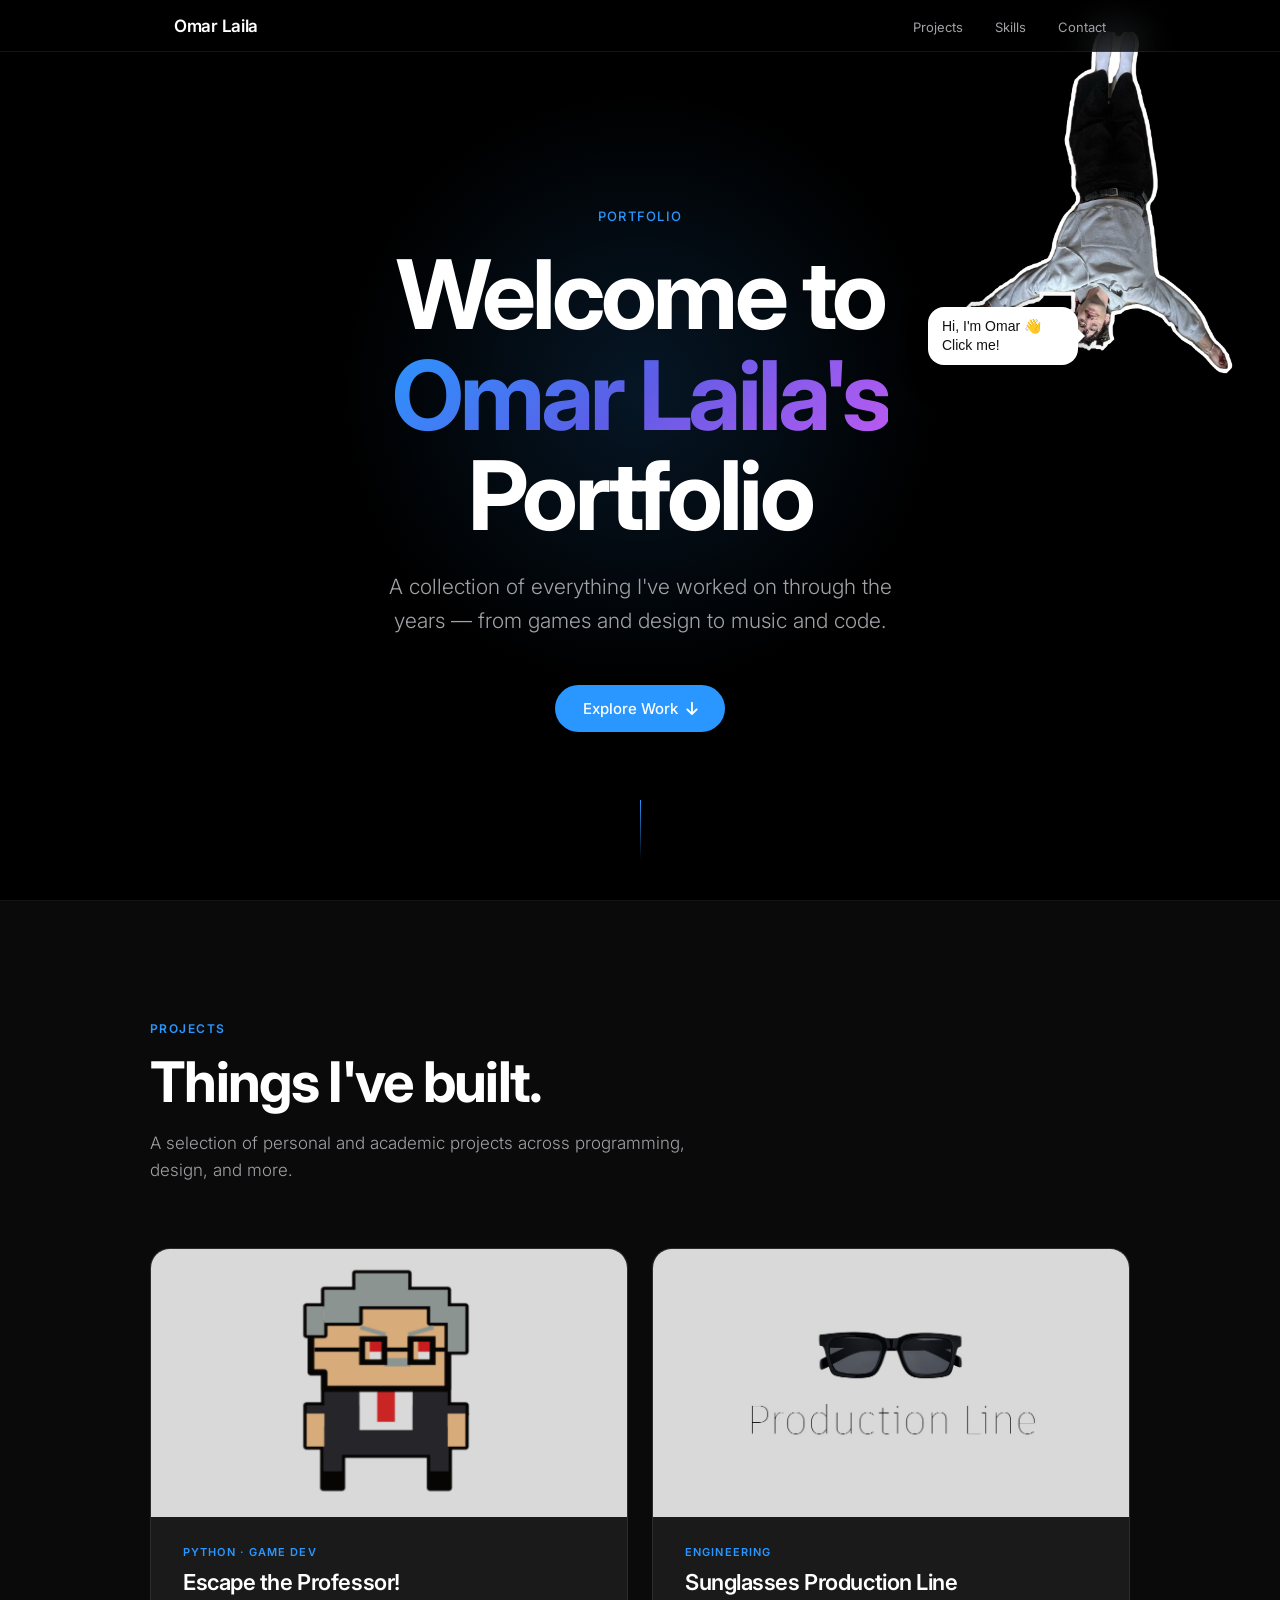
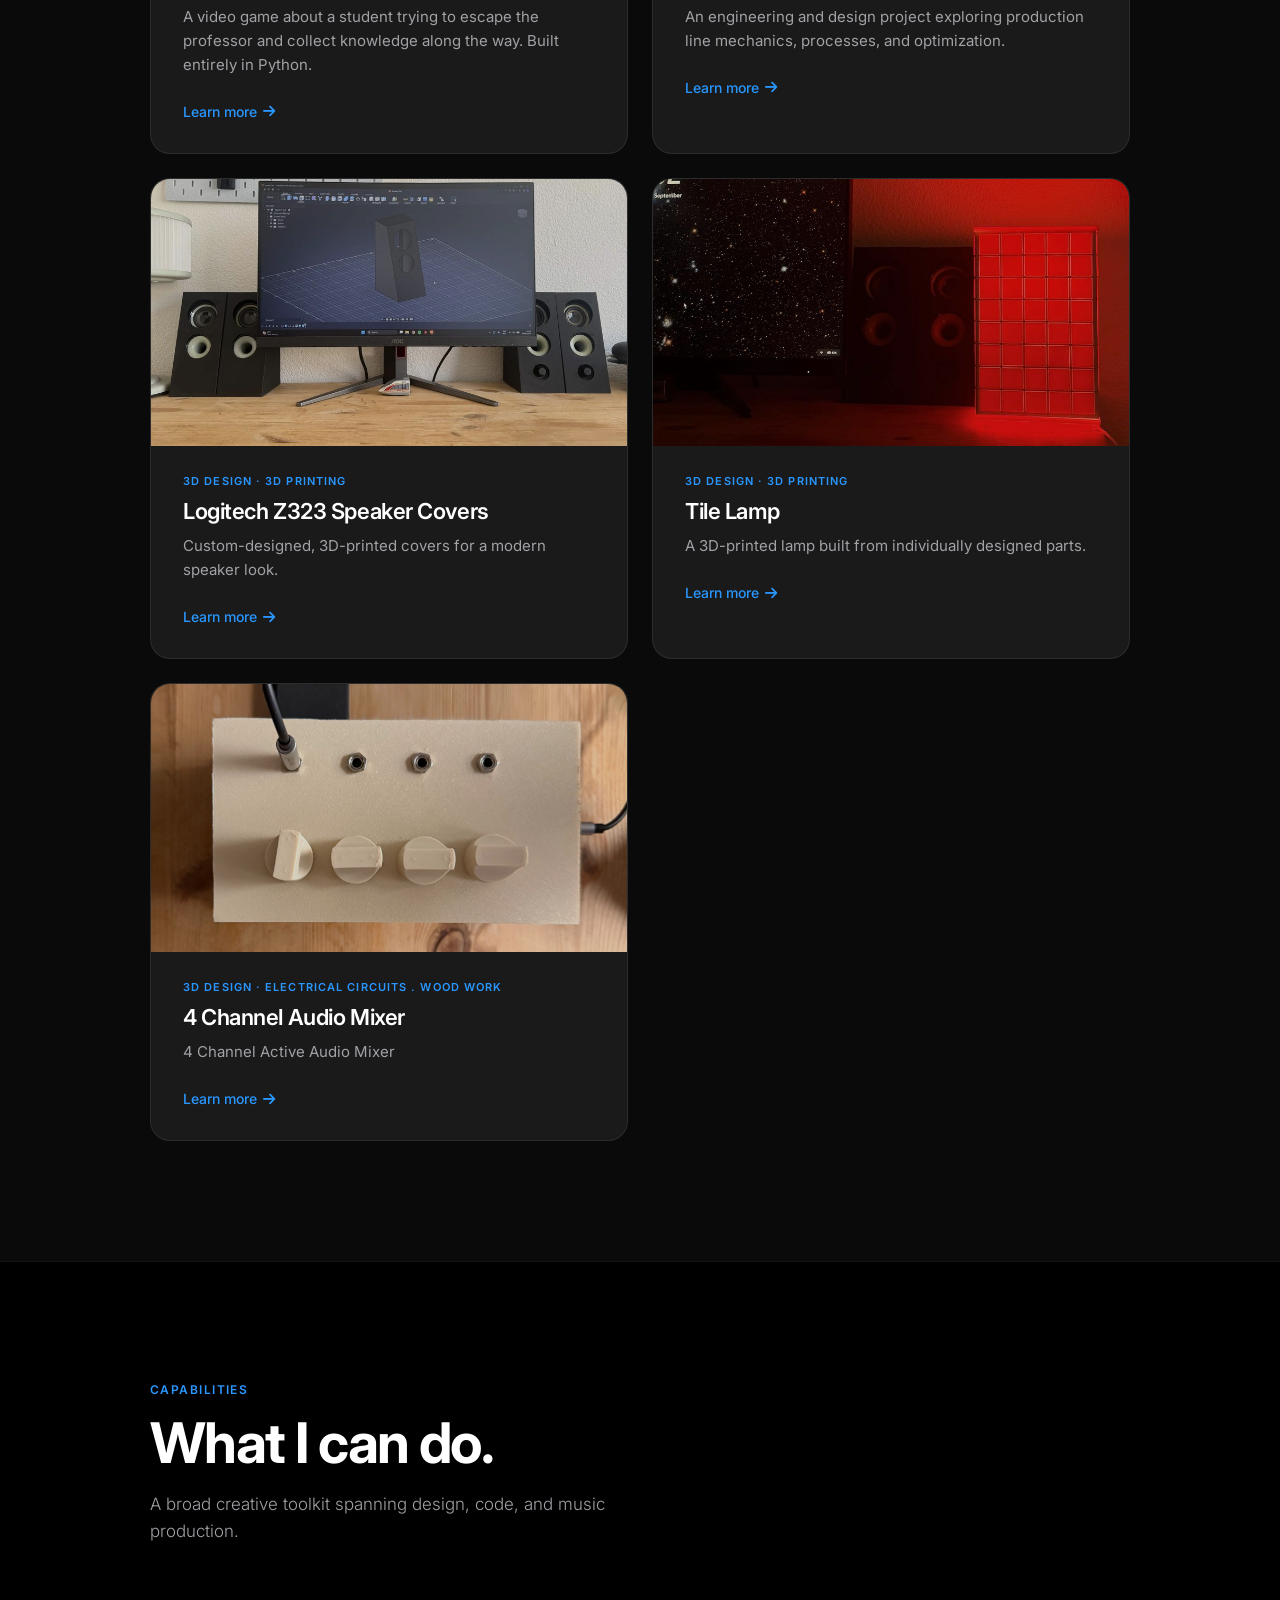
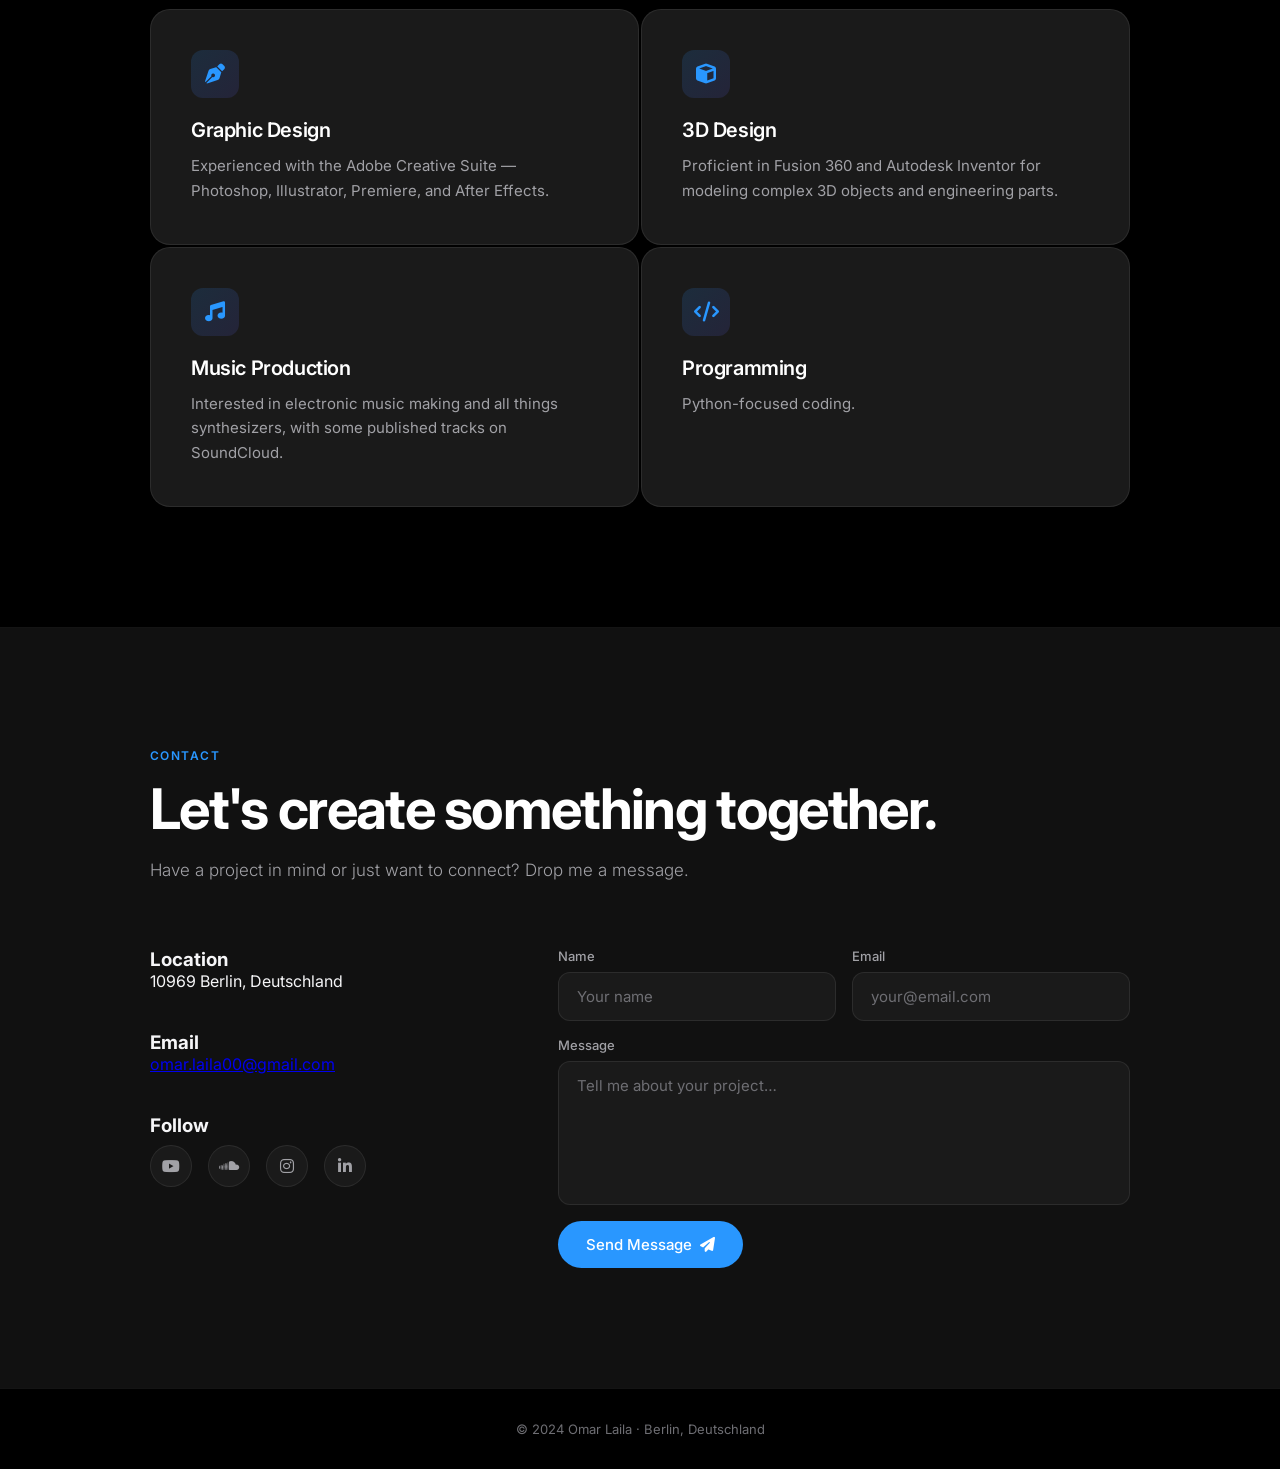
<file: index.html>
<!DOCTYPE HTML>
<html lang="en">
<head>
  <title>Omar Laila</title>
  <meta charset="utf-8" />
  <meta name="viewport" content="width=device-width, initial-scale=1" />
  <link rel="preconnect" href="https://fonts.googleapis.com">
  <link rel="preconnect" href="https://fonts.gstatic.com" crossorigin>
  <link href="https://fonts.googleapis.com/css2?family=Inter:wght@300;400;500;600;700&display=swap" rel="stylesheet">
  <link rel="stylesheet" href="https://cdnjs.cloudflare.com/ajax/libs/font-awesome/6.5.0/css/all.min.css" />

  <style>
    *, *::before, *::after { box-sizing: border-box; margin: 0; padding: 0; }

    :root {
      --bg: #000000;
      --bg2: #0a0a0a;
      --bg3: #111111;
      --surface: #1a1a1a;
      --surface2: #222222;
      --border: rgba(255,255,255,0.08);
      --text: #f5f5f7;
      --text-dim: #a1a1a6;
      --text-dimmer: #6e6e73;
      --accent: #2997ff;
      --accent2: #5e5ce6;
      --white: #ffffff;
      --font: 'Inter', -apple-system, BlinkMacSystemFont, sans-serif;
    }

    html { scroll-behavior: smooth; }

    body {
      font-family: var(--font);
      background: var(--bg);
      color: var(--text);
      overflow-x: hidden;
      -webkit-font-smoothing: antialiased;
    }

    /* ── NAV ────────────────────────────────── */
    nav {
      position: fixed;
      top: 0; left: 0; right: 0;
      z-index: 100;
      background: rgba(0,0,0,0.72);
      backdrop-filter: saturate(180%) blur(20px);
      -webkit-backdrop-filter: saturate(180%) blur(20px);
      border-bottom: 1px solid var(--border);
      height: 52px;
      display: flex;
      align-items: center;
      justify-content: center;
    }

    .nav-inner {
      display: flex;
      align-items: center;
      gap: 40px;
      max-width: 980px;
      width: 100%;
      padding: 0 24px;
      justify-content: space-between;
    }

    .nav-logo {
      font-size: 17px;
      font-weight: 600;
      color: var(--white);
      text-decoration: none;
      letter-spacing: -0.3px;
    }

    .nav-links {
      display: flex;
      gap: 32px;
      list-style: none;
    }

    .nav-links a {
      color: var(--text-dim);
      text-decoration: none;
      font-size: 13px;
      font-weight: 400;
      letter-spacing: 0;
      transition: color 0.2s;
    }

    .nav-links a:hover { color: var(--white); }

    /* ── HERO ───────────────────────────────── */
    #hero {
      min-height: 100vh;
      display: flex;
      flex-direction: column;
      align-items: center;
      justify-content: center;
      text-align: center;
      padding: 120px 24px 80px;
      position: relative;
      overflow: hidden;
    }

    .hero-glow {
      position: absolute;
      width: 600px; height: 600px;
      background: radial-gradient(circle, rgba(41,151,255,0.15) 0%, transparent 70%);
      top: 50%; left: 50%;
      transform: translate(-50%, -60%);
      pointer-events: none;
    }

    .hero-eyebrow {
      font-size: 13px;
      font-weight: 500;
      letter-spacing: 0.1em;
      text-transform: uppercase;
      color: var(--accent);
      margin-bottom: 20px;
      opacity: 0;
      animation: fadeUp 0.8s ease 0.2s forwards;
    }

    .hero-title {
      font-size: clamp(48px, 8vw, 96px);
      font-weight: 700;
      line-height: 1.05;
      letter-spacing: -0.04em;
      color: var(--white);
      margin-bottom: 24px;
      opacity: 0;
      animation: fadeUp 0.8s ease 0.35s forwards;
    }

    .hero-title span {
      background: linear-gradient(135deg, #2997ff 0%, #5e5ce6 50%, #bf5af2 100%);
      -webkit-background-clip: text;
      -webkit-text-fill-color: transparent;
      background-clip: text;
    }

    .hero-sub {
      font-size: clamp(17px, 2.5vw, 21px);
      font-weight: 300;
      color: var(--text-dim);
      max-width: 540px;
      line-height: 1.6;
      margin-bottom: 48px;
      opacity: 0;
      animation: fadeUp 0.8s ease 0.5s forwards;
    }

    .hero-cta {
      display: inline-flex;
      align-items: center;
      gap: 8px;
      background: var(--accent);
      color: var(--white);
      text-decoration: none;
      padding: 14px 28px;
      border-radius: 980px;
      font-size: 15px;
      font-weight: 500;
      transition: background 0.2s, transform 0.2s;
      opacity: 0;
      animation: fadeUp 0.8s ease 0.65s forwards;
    }

    .hero-cta:hover {
      background: #1a86e8;
      transform: scale(1.02);
    }

    .scroll-indicator {
      position: absolute;
      bottom: 40px;
      left: 50%;
      transform: translateX(-50%);
      opacity: 0;
      animation: fadeUp 1s ease 1.2s forwards;
    }

    .scroll-indicator span {
      display: block;
      width: 1px;
      height: 60px;
      background: linear-gradient(to bottom, var(--accent), transparent);
      margin: 0 auto;
      animation: scrollPulse 1.8s ease-in-out infinite;
    }

    /* ── SECTION BASE ───────────────────────── */
    section {
      padding: 120px 24px;
    }

    .section-inner {
      max-width: 980px;
      margin: 0 auto;
    }

    .section-eyebrow {
      font-size: 12px;
      font-weight: 600;
      letter-spacing: 0.12em;
      text-transform: uppercase;
      color: var(--accent);
      margin-bottom: 16px;
    }

    .section-title {
      font-size: clamp(32px, 5vw, 56px);
      font-weight: 700;
      letter-spacing: -0.03em;
      line-height: 1.1;
      color: var(--white);
      margin-bottom: 16px;
    }

    .section-sub {
      font-size: 17px;
      color: var(--text-dim);
      font-weight: 300;
      max-width: 540px;
      line-height: 1.6;
      margin-bottom: 64px;
    }

    /* ── PROJECTS ───────────────────────────── */
    #projects { background: var(--bg2); }

    .projects-grid {
      display: grid;
      grid-template-columns: 1fr 1fr;
      gap: 24px;
    }

    .project-card {
      background: var(--surface);
      border: 1px solid var(--border);
      border-radius: 20px;
      overflow: hidden;
      transition: transform 0.4s cubic-bezier(0.34, 1.56, 0.64, 1), box-shadow 0.4s;
      position: relative;
    }

    .project-card:hover {
      transform: translateY(-8px);
      box-shadow: 0 40px 80px rgba(0,0,0,0.5);
    }

    .project-img {
      width: 100%;
      aspect-ratio: 16/9;
      object-fit: cover;
      display: block;
      filter: brightness(0.85);
      transition: filter 0.4s, transform 0.6s;
    }

    .project-card:hover .project-img {
      filter: brightness(1);
      transform: scale(1.03);
    }

    .project-img-wrap {
      overflow: hidden;
    }

    .project-body {
      padding: 28px 32px 32px;
    }

    .project-tag {
      font-size: 11px;
      font-weight: 600;
      letter-spacing: 0.1em;
      text-transform: uppercase;
      color: var(--accent);
      margin-bottom: 10px;
    }

    .project-title {
      font-size: 22px;
      font-weight: 600;
      letter-spacing: -0.02em;
      color: var(--white);
      margin-bottom: 10px;
    }

    .project-desc {
      font-size: 15px;
      color: var(--text-dim);
      line-height: 1.6;
      margin-bottom: 24px;
    }

    .project-link {
      display: inline-flex;
      align-items: center;
      gap: 6px;
      color: var(--accent);
      font-size: 14px;
      font-weight: 500;
      text-decoration: none;
      transition: gap 0.2s;
    }

    .project-link:hover { gap: 10px; }

    /* ── SKILLS ─────────────────────────────── */
    #skills { background: var(--bg); }

    .skills-grid {
      display: grid;
      grid-template-columns: repeat(2, 1fr);
      gap: 2px;
    }

    .skill-card {
      background: var(--surface);
      border: 1px solid var(--border);
      border-radius: 20px;
      padding: 40px;
      transition: background 0.3s, transform 0.3s;
      position: relative;
      overflow: hidden;
    }

    .skill-card::before {
      content: '';
      position: absolute;
      top: 0; left: 0; right: 0;
      height: 1px;
      background: linear-gradient(90deg, transparent, var(--accent), transparent);
      opacity: 0;
      transition: opacity 0.4s;
    }

    .skill-card:hover { background: var(--surface2); transform: translateY(-4px); }
    .skill-card:hover::before { opacity: 1; }

    .skill-icon {
      width: 48px; height: 48px;
      border-radius: 12px;
      background: linear-gradient(135deg, rgba(41,151,255,0.15), rgba(94,92,230,0.15));
      display: flex;
      align-items: center;
      justify-content: center;
      font-size: 20px;
      color: var(--accent);
      margin-bottom: 20px;
    }

    .skill-title {
      font-size: 20px;
      font-weight: 600;
      letter-spacing: -0.02em;
      color: var(--white);
      margin-bottom: 12px;
    }

    .skill-desc {
      font-size: 15px;
      color: var(--text-dim);
      line-height: 1.65;
    }

    /* ── CONTACT ────────────────────────────── */
    #contact { background: var(--bg3); }

    .contact-grid {
      display: grid;
      grid-template-columns: 1fr 1fr;
      gap: 80px;
      align-items: start;
    }

    .contact-info h3 {
      font-size: 13px;
      font-weight: 600;
      letter-spacing: 0.06em;
      text-transform: uppercase;
      color: var(--text-dimmer);
      margin-bottom: 8px;
    }

    .contact-info p, .contact-info a {
      font-size: 17px;
      color: var(--text-dim);
      text-decoration: none;
      transition: color 0.2s;
      line-height: 1.6;
    }

    .contact-info a:hover { color: var(--white); }

    .contact-block { margin-bottom: 40px; }

    .socials {
      display: flex;
      gap: 16px;
      margin-top: 8px;
    }

    .social-btn {
      width: 42px; height: 42px;
      border-radius: 50%;
      background: var(--surface);
      border: 1px solid var(--border);
      display: flex;
      align-items: center;
      justify-content: center;
      color: var(--text-dim);
      text-decoration: none;
      font-size: 16px;
      transition: background 0.2s, color 0.2s, transform 0.2s;
    }

    .social-btn:hover {
      background: var(--accent);
      color: var(--white);
      border-color: var(--accent);
      transform: scale(1.1);
    }

    /* form */
    .form-row {
      display: grid;
      grid-template-columns: 1fr 1fr;
      gap: 16px;
      margin-bottom: 16px;
    }

    .form-group {
      display: flex;
      flex-direction: column;
      gap: 8px;
    }

    .form-group label {
      font-size: 13px;
      font-weight: 500;
      color: var(--text-dim);
    }

    .form-group input,
    .form-group textarea {
      background: var(--surface);
      border: 1px solid var(--border);
      border-radius: 12px;
      padding: 14px 18px;
      color: var(--white);
      font-family: var(--font);
      font-size: 15px;
      outline: none;
      transition: border-color 0.2s, box-shadow 0.2s;
      resize: none;
    }

    .form-group input:focus,
    .form-group textarea:focus {
      border-color: var(--accent);
      box-shadow: 0 0 0 3px rgba(41,151,255,0.15);
    }

    .form-group input::placeholder,
    .form-group textarea::placeholder { color: var(--text-dimmer); }

    .form-full { margin-bottom: 16px; }

    .btn-submit {
      display: inline-flex;
      align-items: center;
      gap: 8px;
      background: var(--accent);
      color: var(--white);
      border: none;
      padding: 14px 28px;
      border-radius: 980px;
      font-size: 15px;
      font-weight: 500;
      font-family: var(--font);
      cursor: pointer;
      transition: background 0.2s, transform 0.2s;
    }

    .btn-submit:hover {
      background: #1a86e8;
      transform: scale(1.02);
    }

    /* ── FOOTER ─────────────────────────────── */
    footer {
      border-top: 1px solid var(--border);
      padding: 32px 24px;
      text-align: center;
    }

    footer p {
      font-size: 13px;
      color: var(--text-dimmer);
    }

    /* ── DIVIDER ────────────────────────────── */
    .divider {
      width: 100%;
      height: 1px;
      background: var(--border);
      margin: 0;
    }

    /* ── HANGING OMAR (hero sticker) ─────────── */
    .hanger {
      position: absolute;
      top: 30px;
      right: clamp(12px, 3.5vw, 64px);
      width: clamp(150px, 22vw, 290px);
      z-index: 1;
      animation: hangIn 1s cubic-bezier(.2,.9,.3,1.15) 0.9s both;
    }

    .swing {
      display: block;
      width: 100%;
      padding: 0;
      border: 0;
      background: none;
      cursor: pointer;
      position: relative;
      transform-origin: 57% 0;
      animation: swing 5.5s ease-in-out 2s infinite alternate;
      -webkit-tap-highlight-color: transparent;
    }

    .swing:hover { animation-duration: 2.4s; }
    .swing:focus-visible { outline: 2px solid var(--accent); outline-offset: 6px; border-radius: 12px; }
    .swing.bonk { animation: bonk 0.9s ease-out, swing 5.5s ease-in-out 2s infinite alternate; }

    .swing img {
      display: block;
      width: 100%;
      height: auto;
      filter: drop-shadow(0 18px 24px rgba(0,0,0,0.55));
      pointer-events: none;
      user-select: none;
    }

    .speech {
      position: absolute;
      right: 56%;
      top: 80%;
      width: max-content;
      max-width: 150px;
      background: #fff;
      color: #111;
      font-size: 14px;
      font-weight: 500;
      line-height: 1.35;
      text-align: left;
      padding: 10px 14px;
      border-radius: 16px;
      box-shadow: 0 10px 30px rgba(0,0,0,0.45);
      opacity: 0;
      transform: scale(0.8);
      transform-origin: right center;
      animation: popIn 0.4s cubic-bezier(.2,.9,.3,1.3) 2.2s forwards;
    }

    .speech::after {
      content: '';
      position: absolute;
      left: 100%;
      top: 50%;
      margin-top: -7px;
      border: 7px solid transparent;
      border-left-color: #fff;
    }

    .speech.pop { animation: popAgain 0.3s cubic-bezier(.2,.9,.3,1.3); opacity: 1; transform: scale(1); }

    @keyframes hangIn { from { transform: translateY(-110%); } to { transform: translateY(0); } }
    @keyframes swing { from { transform: rotate(-4.5deg); } to { transform: rotate(4.5deg); } }
    @keyframes bonk {
      0%   { transform: rotate(0); }
      20%  { transform: rotate(-12deg); }
      45%  { transform: rotate(9deg); }
      70%  { transform: rotate(-5deg); }
      100% { transform: rotate(0); }
    }
    @keyframes popIn { to { opacity: 1; transform: scale(1); } }
    @keyframes popAgain { from { transform: scale(0.85); } to { transform: scale(1); } }

    @media (max-width: 820px) {
      #hero { padding-top: calc(clamp(150px, 30vw, 230px) * 1.23 + 50px); }
      .hanger { left: 50%; right: auto; width: clamp(150px, 30vw, 230px); margin-left: calc(clamp(150px, 30vw, 230px) / -2); }
      .speech { right: auto; left: 72%; top: 62%; max-width: 140px; font-size: 12.5px; padding: 8px 12px; transform-origin: left center; }
      .speech::after { left: auto; right: 100%; border-left-color: transparent; border-right-color: #fff; }
    }

    /* ── REVEAL ANIMATIONS ──────────────────── */
    .reveal {
      opacity: 0;
      transform: translateY(30px);
      transition: opacity 0.7s ease, transform 0.7s ease;
    }

    .reveal.visible {
      opacity: 1;
      transform: translateY(0);
    }

    .reveal-delay-1 { transition-delay: 0.1s; }
    .reveal-delay-2 { transition-delay: 0.2s; }
    .reveal-delay-3 { transition-delay: 0.3s; }
    .reveal-delay-4 { transition-delay: 0.4s; }

    /* ── KEYFRAMES ──────────────────────────── */
    @keyframes fadeUp {
      from { opacity: 0; transform: translateY(20px); }
      to   { opacity: 1; transform: translateY(0); }
    }

    @keyframes scrollPulse {
      0%   { opacity: 1; transform: scaleY(1); }
      50%  { opacity: 0.3; transform: scaleY(0.6); }
      100% { opacity: 1; transform: scaleY(1); }
    }

    /* ── RESPONSIVE ─────────────────────────── */
    @media (max-width: 768px) {
      .nav-links { display: none; }
      .projects-grid { grid-template-columns: 1fr; }
      .skills-grid { grid-template-columns: 1fr; }
      .contact-grid { grid-template-columns: 1fr; gap: 48px; }
      .form-row { grid-template-columns: 1fr; }
      .hero-title { font-size: 48px; }
    }

    @media (prefers-reduced-motion: reduce) {
      *, *::before, *::after { animation: none !important; transition: none !important; }
    }
  </style>
</head>

<body>

  <!-- NAV -->
  <nav>
    <div class="nav-inner">
      <a href="#hero" class="nav-logo">Omar Laila</a>
      <ul class="nav-links">
        <li><a href="#projects">Projects</a></li>
        <li><a href="#skills">Skills</a></li>
        <li><a href="#contact">Contact</a></li>
      </ul>
    </div>
  </nav>

  <!-- HERO -->
  <section id="hero">
    <div class="hero-glow"></div>
    <div class="hanger">
      <button class="swing" id="swing" type="button" aria-label="Omar, hanging upside down. Click for a new line.">
        <img src="images/omar_sticker.png" alt="Omar hanging upside down from the top of the page, arms spread" width="900" height="1107">
        <span class="speech" id="speech" role="status">Hi, I'm Omar 👋 Click me!</span>
      </button>
    </div>
    <p class="hero-eyebrow">Portfolio</p>
    <h1 class="hero-title">Welcome to<br><span>Omar Laila's</span><br>Portfolio</h1>
    <p class="hero-sub">A collection of everything I've worked on through the years — from games and design to music and code.</p>
    <a href="#projects" class="hero-cta">
      Explore Work <i class="fa fa-arrow-down"></i>
    </a>
    <div class="scroll-indicator"><span></span></div>
  </section>

  <div class="divider"></div>

  <!-- PROJECTS -->
  <section id="projects">
    <div class="section-inner">
      <p class="section-eyebrow reveal">Projects</p>
      <h2 class="section-title reveal reveal-delay-1">Things I've built.</h2>
      <p class="section-sub reveal reveal-delay-2">A selection of personal and academic projects across programming, design, and more.</p>

      <div class="projects-grid">

        <div class="project-card reveal reveal-delay-1">
          <div class="project-img-wrap">
            <img src="images/pic01.jpg" alt="Escape the Professor game screenshot" class="project-img">
          </div>
          <div class="project-body">
            <p class="project-tag">Python · Game Dev</p>
            <h3 class="project-title">Escape the Professor!</h3>
            <p class="project-desc">A video game about a student trying to escape the professor and collect knowledge along the way. Built entirely in Python.</p>
            <a href="generic.html" class="project-link">Learn more <i class="fa fa-arrow-right"></i></a>
          </div>
        </div>

        <div class="project-card reveal reveal-delay-2">
          <div class="project-img-wrap">
            <img src="images/SPL.jpg" alt="Production Line project" class="project-img">
          </div>
          <div class="project-body">
            <p class="project-tag">Engineering</p>
            <h3 class="project-title">Sunglasses Production Line</h3>
            <p class="project-desc">An engineering and design project exploring production line mechanics, processes, and optimization.</p>
            <a href="generic2.html" class="project-link">Learn more <i class="fa fa-arrow-right"></i></a>
          </div>
        </div>

        <div class="project-card reveal reveal-delay-1">
          <div class="project-img-wrap">
            <img src="images/thumb_speaker.jpg" alt="Logitech Z323 speaker covers" class="project-img">
          </div>
          <div class="project-body">
            <p class="project-tag">3D Design · 3D Printing</p>
            <h3 class="project-title">Logitech Z323 Speaker Covers</h3>
            <p class="project-desc">Custom-designed, 3D-printed covers for a modern speaker look.</p>
            <a href="generic3.html" class="project-link">Learn more <i class="fa fa-arrow-right"></i></a>
          </div>
        </div>

        <div class="project-card reveal reveal-delay-2">
          <div class="project-img-wrap">
            <img src="images/thumb_lamp.jpg" alt="Tile Lamp" class="project-img">
          </div>
          <div class="project-body">
            <p class="project-tag">3D Design · 3D Printing</p>
            <h3 class="project-title">Tile Lamp</h3>
            <p class="project-desc">A 3D-printed lamp built from individually designed parts.</p>
            <a href="generic4.html" class="project-link">Learn more <i class="fa fa-arrow-right"></i></a>
          </div>
        </div>
        <div class="project-card reveal reveal-delay-2">
          <div class="project-img-wrap">
            <img src="images/ThumbAudio.jpg" alt="Audio Mixer" class="project-img">
          </div>
          <div class="project-body">
            <p class="project-tag">3D Design · Electrical Circuits . Wood Work</p>
            <h3 class="project-title">4 Channel Audio Mixer</h3>
            <p class="project-desc">4 Channel Active Audio Mixer</p>
            <a href="generic5.html" class="project-link">Learn more <i class="fa fa-arrow-right"></i></a>
          </div>
        </div>

      </div>
    </div>
  </section>

  <div class="divider"></div>

  <!-- SKILLS -->
  <section id="skills">
    <div class="section-inner">
      <p class="section-eyebrow reveal">Capabilities</p>
      <h2 class="section-title reveal reveal-delay-1">What I can do.</h2>
      <p class="section-sub reveal reveal-delay-2">A broad creative toolkit spanning design, code, and music production.</p>

      <div class="skills-grid">

        <div class="skill-card reveal reveal-delay-1">
          <div class="skill-icon"><i class="fa fa-pen-nib"></i></div>
          <h3 class="skill-title">Graphic Design</h3>
          <p class="skill-desc">Experienced with the Adobe Creative Suite — Photoshop, Illustrator, Premiere, and After Effects.</p>
        </div>

        <div class="skill-card reveal reveal-delay-2">
          <div class="skill-icon"><i class="fa fa-cube"></i></div>
          <h3 class="skill-title">3D Design</h3>
          <p class="skill-desc">Proficient in Fusion 360 and Autodesk Inventor for modeling complex 3D objects and engineering parts.</p>
        </div>

        <div class="skill-card reveal reveal-delay-3">
          <div class="skill-icon"><i class="fa fa-music"></i></div>
          <h3 class="skill-title">Music Production</h3>
          <p class="skill-desc">Interested in electronic music making and all things synthesizers, with some published tracks on SoundCloud.</p>
        </div>

        <div class="skill-card reveal reveal-delay-4">
          <div class="skill-icon"><i class="fa fa-code"></i></div>
          <h3 class="skill-title">Programming</h3>
          <p class="skill-desc">Python-focused coding.</p>
        </div>

      </div>
    </div>
  </section>

  <div class="divider"></div>

  <!-- CONTACT -->
  <section id="contact">
    <div class="section-inner">
      <p class="section-eyebrow reveal">Contact</p>
      <h2 class="section-title reveal reveal-delay-1">Let's create something together.</h2>
      <p class="section-sub reveal reveal-delay-2">Have a project in mind or just want to connect? Drop me a message.</p>

      <div class="contact-grid">

        <!-- Info -->
        <div class="reveal reveal-delay-2">
          <div class="contact-block">
            <h3>Location</h3>
            <p>10969 Berlin, Deutschland</p>
          </div>
          <div class="contact-block">
            <h3>Email</h3>
            <a href="mailto:omar.laila00@gmail.com">omar.laila00@gmail.com</a>
          </div>
          <div class="contact-block">
            <h3>Follow</h3>
            <div class="socials">
              <a href="https://www.youtube.com/@OmarLaila" class="social-btn" title="YouTube" target="_blank" rel="noopener">
                <i class="fab fa-youtube"></i>
              </a>
              <a href="https://on.soundcloud.com/Q10UGc7hxJg11tggUA" class="social-btn" title="SoundCloud" target="_blank" rel="noopener">
                <i class="fab fa-soundcloud"></i>
              </a>
              <a href="https://www.instagram.com/omar_laaila" class="social-btn" title="Instagram" target="_blank" rel="noopener">
                <i class="fab fa-instagram"></i>
              </a>
              <a href="#" class="social-btn" title="LinkedIn">
                <i class="fab fa-linkedin-in"></i>
              </a>
            </div>
          </div>
        </div>

        <!-- Form -->
        <div class="reveal reveal-delay-3">
          <form method="POST" action="https://formsubmit.co/omar.laila00@gmail.com">
            <input type="hidden" name="_next" value="https://yourwebsite.com/thanks.html">
            <input type="hidden" name="_captcha" value="false">

            <div class="form-row">
              <div class="form-group">
                <label for="name">Name</label>
                <input type="text" id="name" name="name" placeholder="Your name" required>
              </div>
              <div class="form-group">
                <label for="email">Email</label>
                <input type="email" id="email" name="email" placeholder="your@email.com" required>
              </div>
            </div>
            <div class="form-group form-full">
              <label for="message">Message</label>
              <textarea id="message" name="message" rows="6" placeholder="Tell me about your project…" required></textarea>
            </div>
            <button type="submit" class="btn-submit">
              Send Message <i class="fa fa-paper-plane"></i>
            </button>
          </form>
        </div>

      </div>
    </div>
  </section>

  <!-- FOOTER -->
  <footer>
    <p>© 2024 Omar Laila · Berlin, Deutschland</p>
  </footer>

  <script>
    // Hanging Omar: click for a new line
    const lines = [
      "Hi, I'm Omar 👋",
      "Yes, I designed that lamp.",
      "I 3D printed my own speaker covers.",
      "Escape the Professor? Still haven't been caught.",
      "I also make music. Ask me about it.",
      "Scroll down, the good stuff is below."
    ];
    let lineIdx = 0;
    const swingEl = document.getElementById('swing');
    const speechEl = document.getElementById('speech');
    swingEl.addEventListener('click', () => {
      lineIdx = (lineIdx + 1) % lines.length;
      speechEl.textContent = lines[lineIdx];
      speechEl.style.animation = 'none';
      speechEl.classList.remove('pop'); void speechEl.offsetWidth; speechEl.classList.add('pop');
      swingEl.classList.remove('bonk'); void swingEl.offsetWidth; swingEl.classList.add('bonk');
    });

    // Intersection Observer for scroll reveal
    const reveals = document.querySelectorAll('.reveal');
    const observer = new IntersectionObserver((entries) => {
      entries.forEach(e => {
        if (e.isIntersecting) {
          e.target.classList.add('visible');
          observer.unobserve(e.target);
        }
      });
    }, { threshold: 0.12, rootMargin: '0px 0px -40px 0px' });

    reveals.forEach(el => observer.observe(el));

    // Smooth nav highlight
    const sections = document.querySelectorAll('section[id]');
    const navLinks = document.querySelectorAll('.nav-links a');

    const sectionObserver = new IntersectionObserver((entries) => {
      entries.forEach(e => {
        if (e.isIntersecting) {
          navLinks.forEach(a => {
            a.style.color = a.getAttribute('href') === '#' + e.target.id
              ? 'var(--white)'
              : 'var(--text-dim)';
          });
        }
      });
    }, { threshold: 0.4 });

    sections.forEach(s => sectionObserver.observe(s));
  </script>
</body>
</html>
</file>
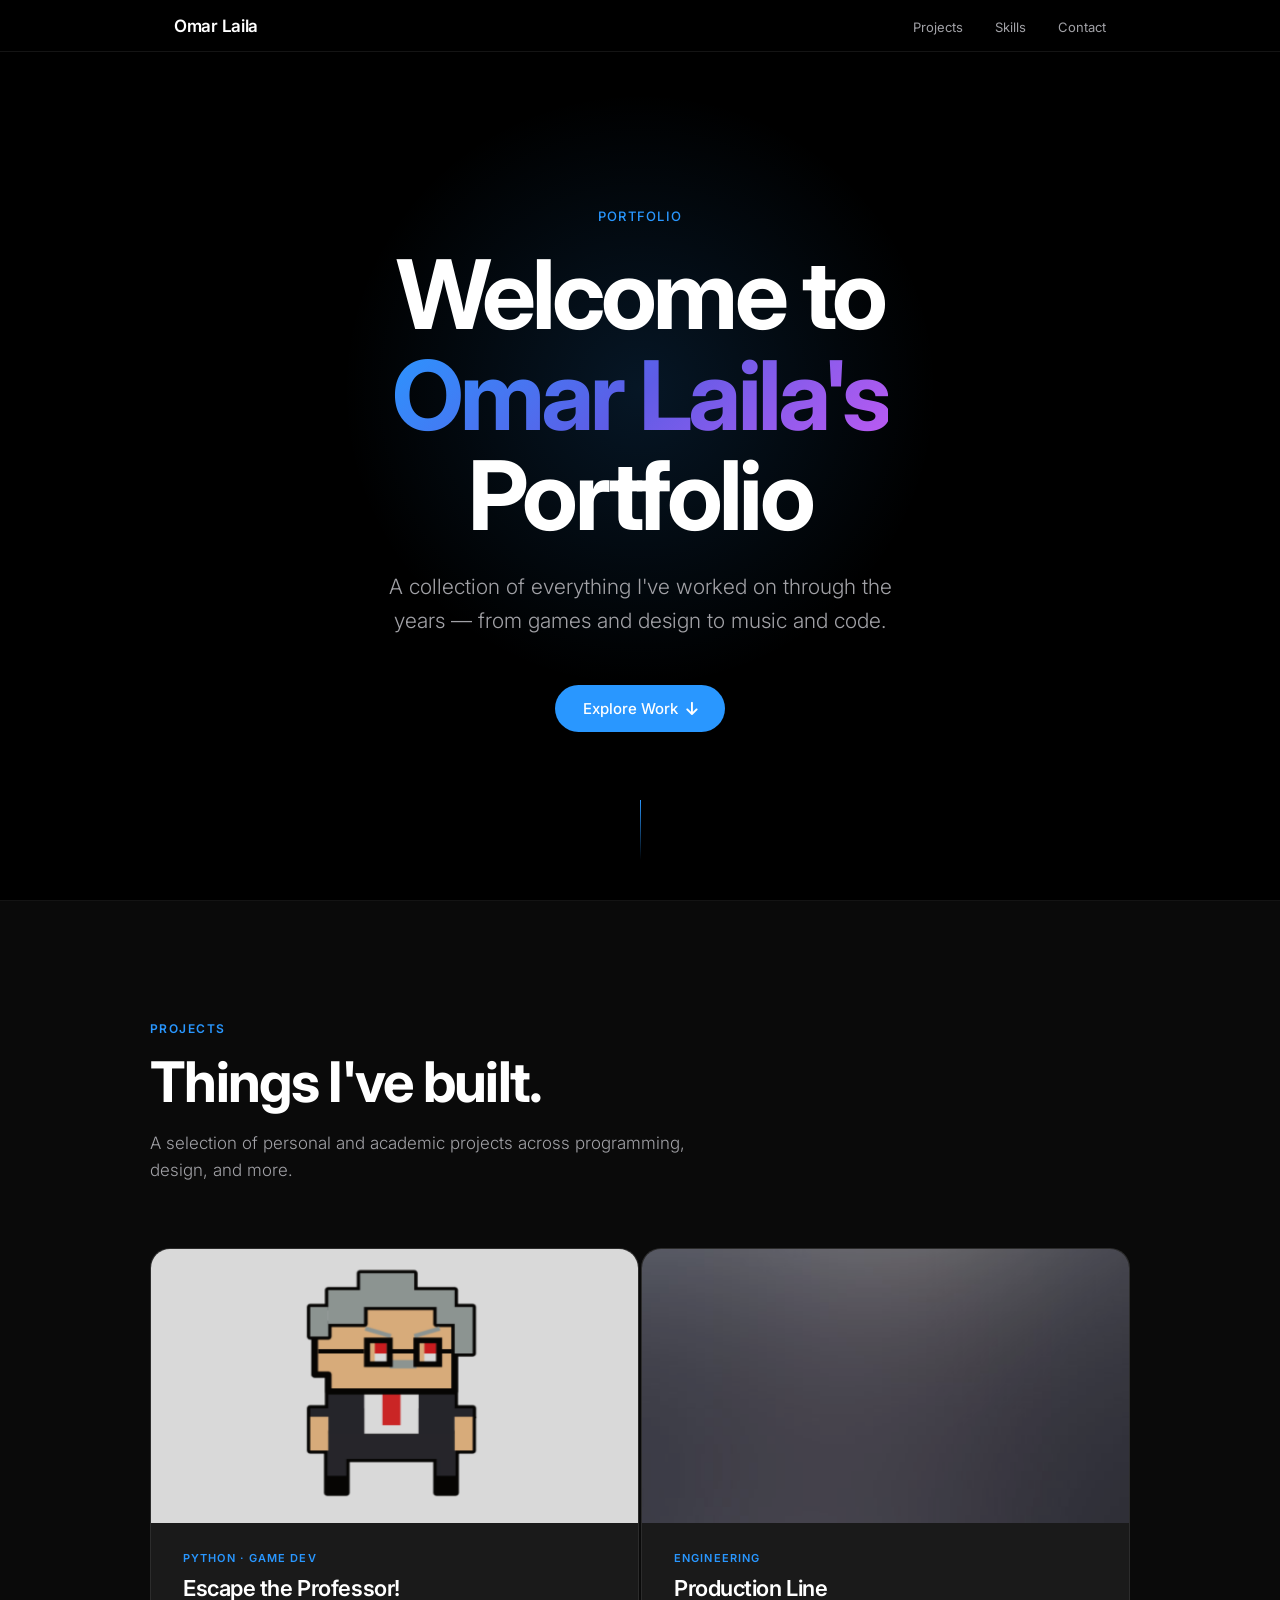
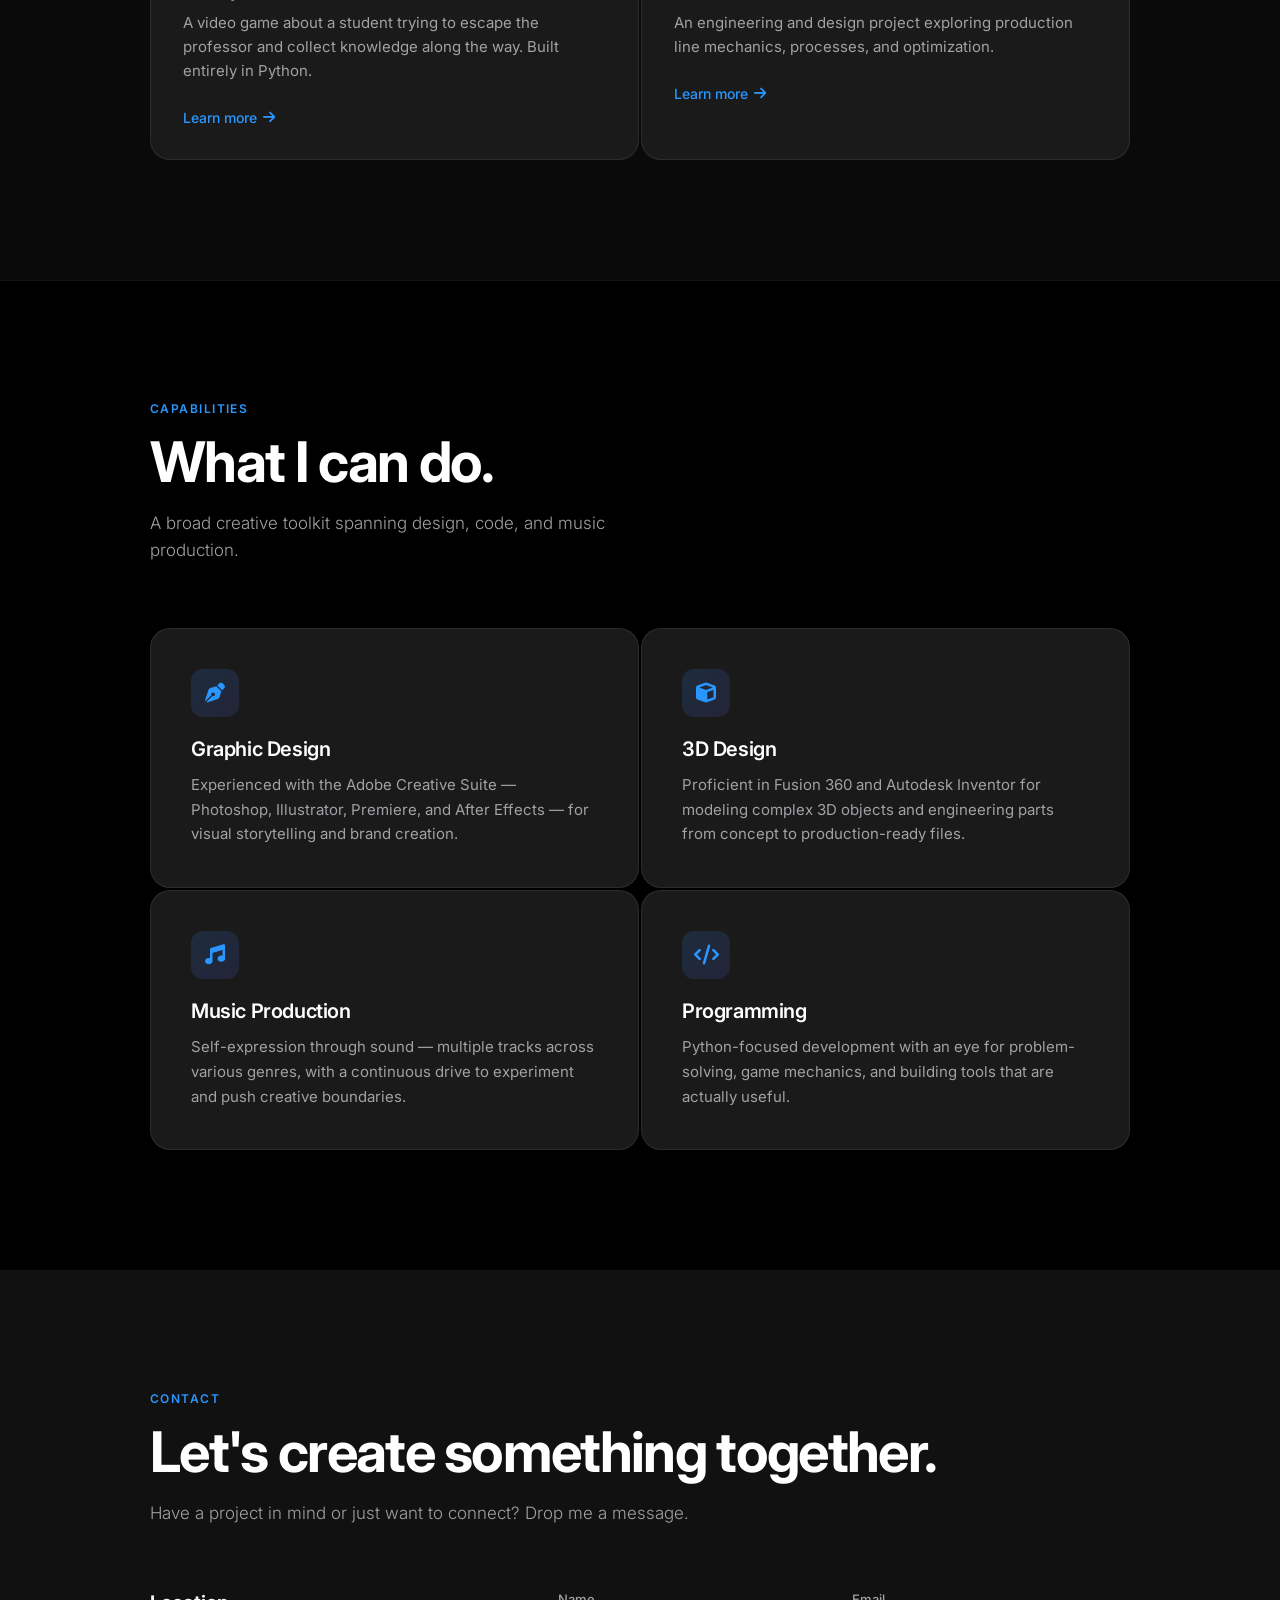
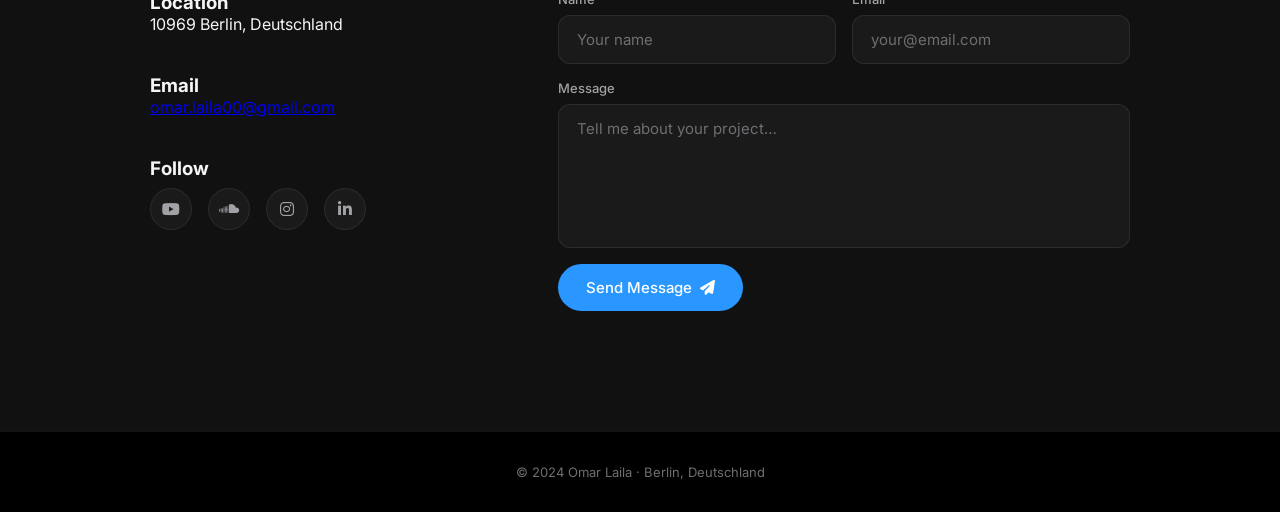
<file: Omar00981.github.io-main/index.html>
<!DOCTYPE HTML>
<html lang="en">
<head>
  <title>Omar Laila</title>
  <meta charset="utf-8" />
  <meta name="viewport" content="width=device-width, initial-scale=1" />
  <link rel="preconnect" href="https://fonts.googleapis.com">
  <link rel="preconnect" href="https://fonts.gstatic.com" crossorigin>
  <link href="https://fonts.googleapis.com/css2?family=Inter:wght@300;400;500;600;700&display=swap" rel="stylesheet">
  <link rel="stylesheet" href="https://cdnjs.cloudflare.com/ajax/libs/font-awesome/6.5.0/css/all.min.css" />

  <style>
    *, *::before, *::after { box-sizing: border-box; margin: 0; padding: 0; }

    :root {
      --bg: #000000;
      --bg2: #0a0a0a;
      --bg3: #111111;
      --surface: #1a1a1a;
      --surface2: #222222;
      --border: rgba(255,255,255,0.08);
      --text: #f5f5f7;
      --text-dim: #a1a1a6;
      --text-dimmer: #6e6e73;
      --accent: #2997ff;
      --accent2: #5e5ce6;
      --white: #ffffff;
      --font: 'Inter', -apple-system, BlinkMacSystemFont, sans-serif;
    }

    html { scroll-behavior: smooth; }

    body {
      font-family: var(--font);
      background: var(--bg);
      color: var(--text);
      overflow-x: hidden;
      -webkit-font-smoothing: antialiased;
    }

    /* ── NAV ────────────────────────────────── */
    nav {
      position: fixed;
      top: 0; left: 0; right: 0;
      z-index: 100;
      background: rgba(0,0,0,0.72);
      backdrop-filter: saturate(180%) blur(20px);
      -webkit-backdrop-filter: saturate(180%) blur(20px);
      border-bottom: 1px solid var(--border);
      height: 52px;
      display: flex;
      align-items: center;
      justify-content: center;
    }

    .nav-inner {
      display: flex;
      align-items: center;
      gap: 40px;
      max-width: 980px;
      width: 100%;
      padding: 0 24px;
      justify-content: space-between;
    }

    .nav-logo {
      font-size: 17px;
      font-weight: 600;
      color: var(--white);
      text-decoration: none;
      letter-spacing: -0.3px;
    }

    .nav-links {
      display: flex;
      gap: 32px;
      list-style: none;
    }

    .nav-links a {
      color: var(--text-dim);
      text-decoration: none;
      font-size: 13px;
      font-weight: 400;
      letter-spacing: 0;
      transition: color 0.2s;
    }

    .nav-links a:hover { color: var(--white); }

    /* ── HERO ───────────────────────────────── */
    #hero {
      min-height: 100vh;
      display: flex;
      flex-direction: column;
      align-items: center;
      justify-content: center;
      text-align: center;
      padding: 120px 24px 80px;
      position: relative;
      overflow: hidden;
    }

    .hero-glow {
      position: absolute;
      width: 600px; height: 600px;
      background: radial-gradient(circle, rgba(41,151,255,0.15) 0%, transparent 70%);
      top: 50%; left: 50%;
      transform: translate(-50%, -60%);
      pointer-events: none;
    }

    .hero-eyebrow {
      font-size: 13px;
      font-weight: 500;
      letter-spacing: 0.1em;
      text-transform: uppercase;
      color: var(--accent);
      margin-bottom: 20px;
      opacity: 0;
      animation: fadeUp 0.8s ease 0.2s forwards;
    }

    .hero-title {
      font-size: clamp(48px, 8vw, 96px);
      font-weight: 700;
      line-height: 1.05;
      letter-spacing: -0.04em;
      color: var(--white);
      margin-bottom: 24px;
      opacity: 0;
      animation: fadeUp 0.8s ease 0.35s forwards;
    }

    .hero-title span {
      background: linear-gradient(135deg, #2997ff 0%, #5e5ce6 50%, #bf5af2 100%);
      -webkit-background-clip: text;
      -webkit-text-fill-color: transparent;
      background-clip: text;
    }

    .hero-sub {
      font-size: clamp(17px, 2.5vw, 21px);
      font-weight: 300;
      color: var(--text-dim);
      max-width: 540px;
      line-height: 1.6;
      margin-bottom: 48px;
      opacity: 0;
      animation: fadeUp 0.8s ease 0.5s forwards;
    }

    .hero-cta {
      display: inline-flex;
      align-items: center;
      gap: 8px;
      background: var(--accent);
      color: var(--white);
      text-decoration: none;
      padding: 14px 28px;
      border-radius: 980px;
      font-size: 15px;
      font-weight: 500;
      transition: background 0.2s, transform 0.2s;
      opacity: 0;
      animation: fadeUp 0.8s ease 0.65s forwards;
    }

    .hero-cta:hover {
      background: #1a86e8;
      transform: scale(1.02);
    }

    .scroll-indicator {
      position: absolute;
      bottom: 40px;
      left: 50%;
      transform: translateX(-50%);
      opacity: 0;
      animation: fadeUp 1s ease 1.2s forwards;
    }

    .scroll-indicator span {
      display: block;
      width: 1px;
      height: 60px;
      background: linear-gradient(to bottom, var(--accent), transparent);
      margin: 0 auto;
      animation: scrollPulse 1.8s ease-in-out infinite;
    }

    /* ── SECTION BASE ───────────────────────── */
    section {
      padding: 120px 24px;
    }

    .section-inner {
      max-width: 980px;
      margin: 0 auto;
    }

    .section-eyebrow {
      font-size: 12px;
      font-weight: 600;
      letter-spacing: 0.12em;
      text-transform: uppercase;
      color: var(--accent);
      margin-bottom: 16px;
    }

    .section-title {
      font-size: clamp(32px, 5vw, 56px);
      font-weight: 700;
      letter-spacing: -0.03em;
      line-height: 1.1;
      color: var(--white);
      margin-bottom: 16px;
    }

    .section-sub {
      font-size: 17px;
      color: var(--text-dim);
      font-weight: 300;
      max-width: 540px;
      line-height: 1.6;
      margin-bottom: 64px;
    }

    /* ── PROJECTS ───────────────────────────── */
    #projects { background: var(--bg2); }

    .projects-grid {
      display: grid;
      grid-template-columns: 1fr 1fr;
      gap: 2px;
    }

    .project-card {
      background: var(--surface);
      border: 1px solid var(--border);
      border-radius: 20px;
      overflow: hidden;
      transition: transform 0.4s cubic-bezier(0.34, 1.56, 0.64, 1), box-shadow 0.4s;
      position: relative;
    }

    .project-card:hover {
      transform: translateY(-8px);
      box-shadow: 0 40px 80px rgba(0,0,0,0.5);
    }

    .project-img {
      width: 100%;
      aspect-ratio: 16/9;
      object-fit: cover;
      display: block;
      filter: brightness(0.85);
      transition: filter 0.4s, transform 0.6s;
    }

    .project-card:hover .project-img {
      filter: brightness(1);
      transform: scale(1.03);
    }

    .project-img-wrap {
      overflow: hidden;
    }

    .project-body {
      padding: 28px 32px 32px;
    }

    .project-tag {
      font-size: 11px;
      font-weight: 600;
      letter-spacing: 0.1em;
      text-transform: uppercase;
      color: var(--accent);
      margin-bottom: 10px;
    }

    .project-title {
      font-size: 22px;
      font-weight: 600;
      letter-spacing: -0.02em;
      color: var(--white);
      margin-bottom: 10px;
    }

    .project-desc {
      font-size: 15px;
      color: var(--text-dim);
      line-height: 1.6;
      margin-bottom: 24px;
    }

    .project-link {
      display: inline-flex;
      align-items: center;
      gap: 6px;
      color: var(--accent);
      font-size: 14px;
      font-weight: 500;
      text-decoration: none;
      transition: gap 0.2s;
    }

    .project-link:hover { gap: 10px; }

    /* ── SKILLS ─────────────────────────────── */
    #skills { background: var(--bg); }

    .skills-grid {
      display: grid;
      grid-template-columns: repeat(2, 1fr);
      gap: 2px;
    }

    .skill-card {
      background: var(--surface);
      border: 1px solid var(--border);
      border-radius: 20px;
      padding: 40px;
      transition: background 0.3s, transform 0.3s;
      position: relative;
      overflow: hidden;
    }

    .skill-card::before {
      content: '';
      position: absolute;
      top: 0; left: 0; right: 0;
      height: 1px;
      background: linear-gradient(90deg, transparent, var(--accent), transparent);
      opacity: 0;
      transition: opacity 0.4s;
    }

    .skill-card:hover { background: var(--surface2); transform: translateY(-4px); }
    .skill-card:hover::before { opacity: 1; }

    .skill-icon {
      width: 48px; height: 48px;
      border-radius: 12px;
      background: linear-gradient(135deg, rgba(41,151,255,0.15), rgba(94,92,230,0.15));
      display: flex;
      align-items: center;
      justify-content: center;
      font-size: 20px;
      color: var(--accent);
      margin-bottom: 20px;
    }

    .skill-title {
      font-size: 20px;
      font-weight: 600;
      letter-spacing: -0.02em;
      color: var(--white);
      margin-bottom: 12px;
    }

    .skill-desc {
      font-size: 15px;
      color: var(--text-dim);
      line-height: 1.65;
    }

    /* ── CONTACT ────────────────────────────── */
    #contact { background: var(--bg3); }

    .contact-grid {
      display: grid;
      grid-template-columns: 1fr 1fr;
      gap: 80px;
      align-items: start;
    }

    .contact-info h3 {
      font-size: 13px;
      font-weight: 600;
      letter-spacing: 0.06em;
      text-transform: uppercase;
      color: var(--text-dimmer);
      margin-bottom: 8px;
    }

    .contact-info p, .contact-info a {
      font-size: 17px;
      color: var(--text-dim);
      text-decoration: none;
      transition: color 0.2s;
      line-height: 1.6;
    }

    .contact-info a:hover { color: var(--white); }

    .contact-block { margin-bottom: 40px; }

    .socials {
      display: flex;
      gap: 16px;
      margin-top: 8px;
    }

    .social-btn {
      width: 42px; height: 42px;
      border-radius: 50%;
      background: var(--surface);
      border: 1px solid var(--border);
      display: flex;
      align-items: center;
      justify-content: center;
      color: var(--text-dim);
      text-decoration: none;
      font-size: 16px;
      transition: background 0.2s, color 0.2s, transform 0.2s;
    }

    .social-btn:hover {
      background: var(--accent);
      color: var(--white);
      border-color: var(--accent);
      transform: scale(1.1);
    }

    /* form */
    .form-row {
      display: grid;
      grid-template-columns: 1fr 1fr;
      gap: 16px;
      margin-bottom: 16px;
    }

    .form-group {
      display: flex;
      flex-direction: column;
      gap: 8px;
    }

    .form-group label {
      font-size: 13px;
      font-weight: 500;
      color: var(--text-dim);
    }

    .form-group input,
    .form-group textarea {
      background: var(--surface);
      border: 1px solid var(--border);
      border-radius: 12px;
      padding: 14px 18px;
      color: var(--white);
      font-family: var(--font);
      font-size: 15px;
      outline: none;
      transition: border-color 0.2s, box-shadow 0.2s;
      resize: none;
    }

    .form-group input:focus,
    .form-group textarea:focus {
      border-color: var(--accent);
      box-shadow: 0 0 0 3px rgba(41,151,255,0.15);
    }

    .form-group input::placeholder,
    .form-group textarea::placeholder { color: var(--text-dimmer); }

    .form-full { margin-bottom: 16px; }

    .btn-submit {
      display: inline-flex;
      align-items: center;
      gap: 8px;
      background: var(--accent);
      color: var(--white);
      border: none;
      padding: 14px 28px;
      border-radius: 980px;
      font-size: 15px;
      font-weight: 500;
      font-family: var(--font);
      cursor: pointer;
      transition: background 0.2s, transform 0.2s;
    }

    .btn-submit:hover {
      background: #1a86e8;
      transform: scale(1.02);
    }

    /* ── FOOTER ─────────────────────────────── */
    footer {
      border-top: 1px solid var(--border);
      padding: 32px 24px;
      text-align: center;
    }

    footer p {
      font-size: 13px;
      color: var(--text-dimmer);
    }

    /* ── DIVIDER ────────────────────────────── */
    .divider {
      width: 100%;
      height: 1px;
      background: var(--border);
      margin: 0;
    }

    /* ── REVEAL ANIMATIONS ──────────────────── */
    .reveal {
      opacity: 0;
      transform: translateY(30px);
      transition: opacity 0.7s ease, transform 0.7s ease;
    }

    .reveal.visible {
      opacity: 1;
      transform: translateY(0);
    }

    .reveal-delay-1 { transition-delay: 0.1s; }
    .reveal-delay-2 { transition-delay: 0.2s; }
    .reveal-delay-3 { transition-delay: 0.3s; }
    .reveal-delay-4 { transition-delay: 0.4s; }

    /* ── KEYFRAMES ──────────────────────────── */
    @keyframes fadeUp {
      from { opacity: 0; transform: translateY(20px); }
      to   { opacity: 1; transform: translateY(0); }
    }

    @keyframes scrollPulse {
      0%   { opacity: 1; transform: scaleY(1); }
      50%  { opacity: 0.3; transform: scaleY(0.6); }
      100% { opacity: 1; transform: scaleY(1); }
    }

    /* ── RESPONSIVE ─────────────────────────── */
    @media (max-width: 768px) {
      .nav-links { display: none; }
      .projects-grid { grid-template-columns: 1fr; }
      .skills-grid { grid-template-columns: 1fr; }
      .contact-grid { grid-template-columns: 1fr; gap: 48px; }
      .form-row { grid-template-columns: 1fr; }
      .hero-title { font-size: 48px; }
    }

    @media (prefers-reduced-motion: reduce) {
      *, *::before, *::after { animation: none !important; transition: none !important; }
    }
  </style>
</head>

<body>

  <!-- NAV -->
  <nav>
    <div class="nav-inner">
      <a href="#hero" class="nav-logo">Omar Laila</a>
      <ul class="nav-links">
        <li><a href="#projects">Projects</a></li>
        <li><a href="#skills">Skills</a></li>
        <li><a href="#contact">Contact</a></li>
      </ul>
    </div>
  </nav>

  <!-- HERO -->
  <section id="hero">
    <div class="hero-glow"></div>
    <p class="hero-eyebrow">Portfolio</p>
    <h1 class="hero-title">Welcome to<br><span>Omar Laila's</span><br>Portfolio</h1>
    <p class="hero-sub">A collection of everything I've worked on through the years — from games and design to music and code.</p>
    <a href="#projects" class="hero-cta">
      Explore Work <i class="fa fa-arrow-down"></i>
    </a>
    <div class="scroll-indicator"><span></span></div>
  </section>

  <div class="divider"></div>

  <!-- PROJECTS -->
  <section id="projects">
    <div class="section-inner">
      <p class="section-eyebrow reveal">Projects</p>
      <h2 class="section-title reveal reveal-delay-1">Things I've built.</h2>
      <p class="section-sub reveal reveal-delay-2">A selection of personal and academic projects across programming, design, and more.</p>

      <div class="projects-grid">

        <div class="project-card reveal reveal-delay-1">
          <div class="project-img-wrap">
            <img src="images/pic01.jpg" alt="Escape the Professor game screenshot" class="project-img">
          </div>
          <div class="project-body">
            <p class="project-tag">Python · Game Dev</p>
            <h3 class="project-title">Escape the Professor!</h3>
            <p class="project-desc">A video game about a student trying to escape the professor and collect knowledge along the way. Built entirely in Python.</p>
            <a href="generic.html" class="project-link">Learn more <i class="fa fa-arrow-right"></i></a>
          </div>
        </div>

        <div class="project-card reveal reveal-delay-2">
          <div class="project-img-wrap">
            <img src="images/pic02.jpg" alt="Production Line project" class="project-img">
          </div>
          <div class="project-body">
            <p class="project-tag">Engineering</p>
            <h3 class="project-title">Production Line</h3>
            <p class="project-desc">An engineering and design project exploring production line mechanics, processes, and optimization.</p>
            <a href="generic2.html" class="project-link">Learn more <i class="fa fa-arrow-right"></i></a>
          </div>
        </div>

      </div>
    </div>
  </section>

  <div class="divider"></div>

  <!-- SKILLS -->
  <section id="skills">
    <div class="section-inner">
      <p class="section-eyebrow reveal">Capabilities</p>
      <h2 class="section-title reveal reveal-delay-1">What I can do.</h2>
      <p class="section-sub reveal reveal-delay-2">A broad creative toolkit spanning design, code, and music production.</p>

      <div class="skills-grid">

        <div class="skill-card reveal reveal-delay-1">
          <div class="skill-icon"><i class="fa fa-pen-nib"></i></div>
          <h3 class="skill-title">Graphic Design</h3>
          <p class="skill-desc">Experienced with the Adobe Creative Suite — Photoshop, Illustrator, Premiere, and After Effects — for visual storytelling and brand creation.</p>
        </div>

        <div class="skill-card reveal reveal-delay-2">
          <div class="skill-icon"><i class="fa fa-cube"></i></div>
          <h3 class="skill-title">3D Design</h3>
          <p class="skill-desc">Proficient in Fusion 360 and Autodesk Inventor for modeling complex 3D objects and engineering parts from concept to production-ready files.</p>
        </div>

        <div class="skill-card reveal reveal-delay-3">
          <div class="skill-icon"><i class="fa fa-music"></i></div>
          <h3 class="skill-title">Music Production</h3>
          <p class="skill-desc">Self-expression through sound — multiple tracks across various genres, with a continuous drive to experiment and push creative boundaries.</p>
        </div>

        <div class="skill-card reveal reveal-delay-4">
          <div class="skill-icon"><i class="fa fa-code"></i></div>
          <h3 class="skill-title">Programming</h3>
          <p class="skill-desc">Python-focused development with an eye for problem-solving, game mechanics, and building tools that are actually useful.</p>
        </div>

      </div>
    </div>
  </section>

  <div class="divider"></div>

  <!-- CONTACT -->
  <section id="contact">
    <div class="section-inner">
      <p class="section-eyebrow reveal">Contact</p>
      <h2 class="section-title reveal reveal-delay-1">Let's create something together.</h2>
      <p class="section-sub reveal reveal-delay-2">Have a project in mind or just want to connect? Drop me a message.</p>

      <div class="contact-grid">

        <!-- Info -->
        <div class="reveal reveal-delay-2">
          <div class="contact-block">
            <h3>Location</h3>
            <p>10969 Berlin, Deutschland</p>
          </div>
          <div class="contact-block">
            <h3>Email</h3>
            <a href="mailto:omar.laila00@gmail.com">omar.laila00@gmail.com</a>
          </div>
          <div class="contact-block">
            <h3>Follow</h3>
            <div class="socials">
              <a href="https://www.youtube.com/@OmarLaila" class="social-btn" title="YouTube" target="_blank" rel="noopener">
                <i class="fab fa-youtube"></i>
              </a>
              <a href="https://on.soundcloud.com/Q10UGc7hxJg11tggUA" class="social-btn" title="SoundCloud" target="_blank" rel="noopener">
                <i class="fab fa-soundcloud"></i>
              </a>
              <a href="https://www.instagram.com/omar_laaila" class="social-btn" title="Instagram" target="_blank" rel="noopener">
                <i class="fab fa-instagram"></i>
              </a>
              <a href="#" class="social-btn" title="LinkedIn">
                <i class="fab fa-linkedin-in"></i>
              </a>
            </div>
          </div>
        </div>

        <!-- Form -->
        <div class="reveal reveal-delay-3">
          <form method="POST" action="https://formsubmit.co/omar.laila00@gmail.com">
            <input type="hidden" name="_next" value="https://yourwebsite.com/thanks.html">
            <input type="hidden" name="_captcha" value="false">

            <div class="form-row">
              <div class="form-group">
                <label for="name">Name</label>
                <input type="text" id="name" name="name" placeholder="Your name" required>
              </div>
              <div class="form-group">
                <label for="email">Email</label>
                <input type="email" id="email" name="email" placeholder="your@email.com" required>
              </div>
            </div>
            <div class="form-group form-full">
              <label for="message">Message</label>
              <textarea id="message" name="message" rows="6" placeholder="Tell me about your project…" required></textarea>
            </div>
            <button type="submit" class="btn-submit">
              Send Message <i class="fa fa-paper-plane"></i>
            </button>
          </form>
        </div>

      </div>
    </div>
  </section>

  <!-- FOOTER -->
  <footer>
    <p>© 2024 Omar Laila · Berlin, Deutschland</p>
  </footer>

  <script>
    // Intersection Observer for scroll reveal
    const reveals = document.querySelectorAll('.reveal');
    const observer = new IntersectionObserver((entries) => {
      entries.forEach(e => {
        if (e.isIntersecting) {
          e.target.classList.add('visible');
          observer.unobserve(e.target);
        }
      });
    }, { threshold: 0.12, rootMargin: '0px 0px -40px 0px' });

    reveals.forEach(el => observer.observe(el));

    // Smooth nav highlight
    const sections = document.querySelectorAll('section[id]');
    const navLinks = document.querySelectorAll('.nav-links a');

    const sectionObserver = new IntersectionObserver((entries) => {
      entries.forEach(e => {
        if (e.isIntersecting) {
          navLinks.forEach(a => {
            a.style.color = a.getAttribute('href') === '#' + e.target.id
              ? 'var(--white)'
              : 'var(--text-dim)';
          });
        }
      });
    }, { threshold: 0.4 });

    sections.forEach(s => sectionObserver.observe(s));
  </script>
</body>
</html>
</file>
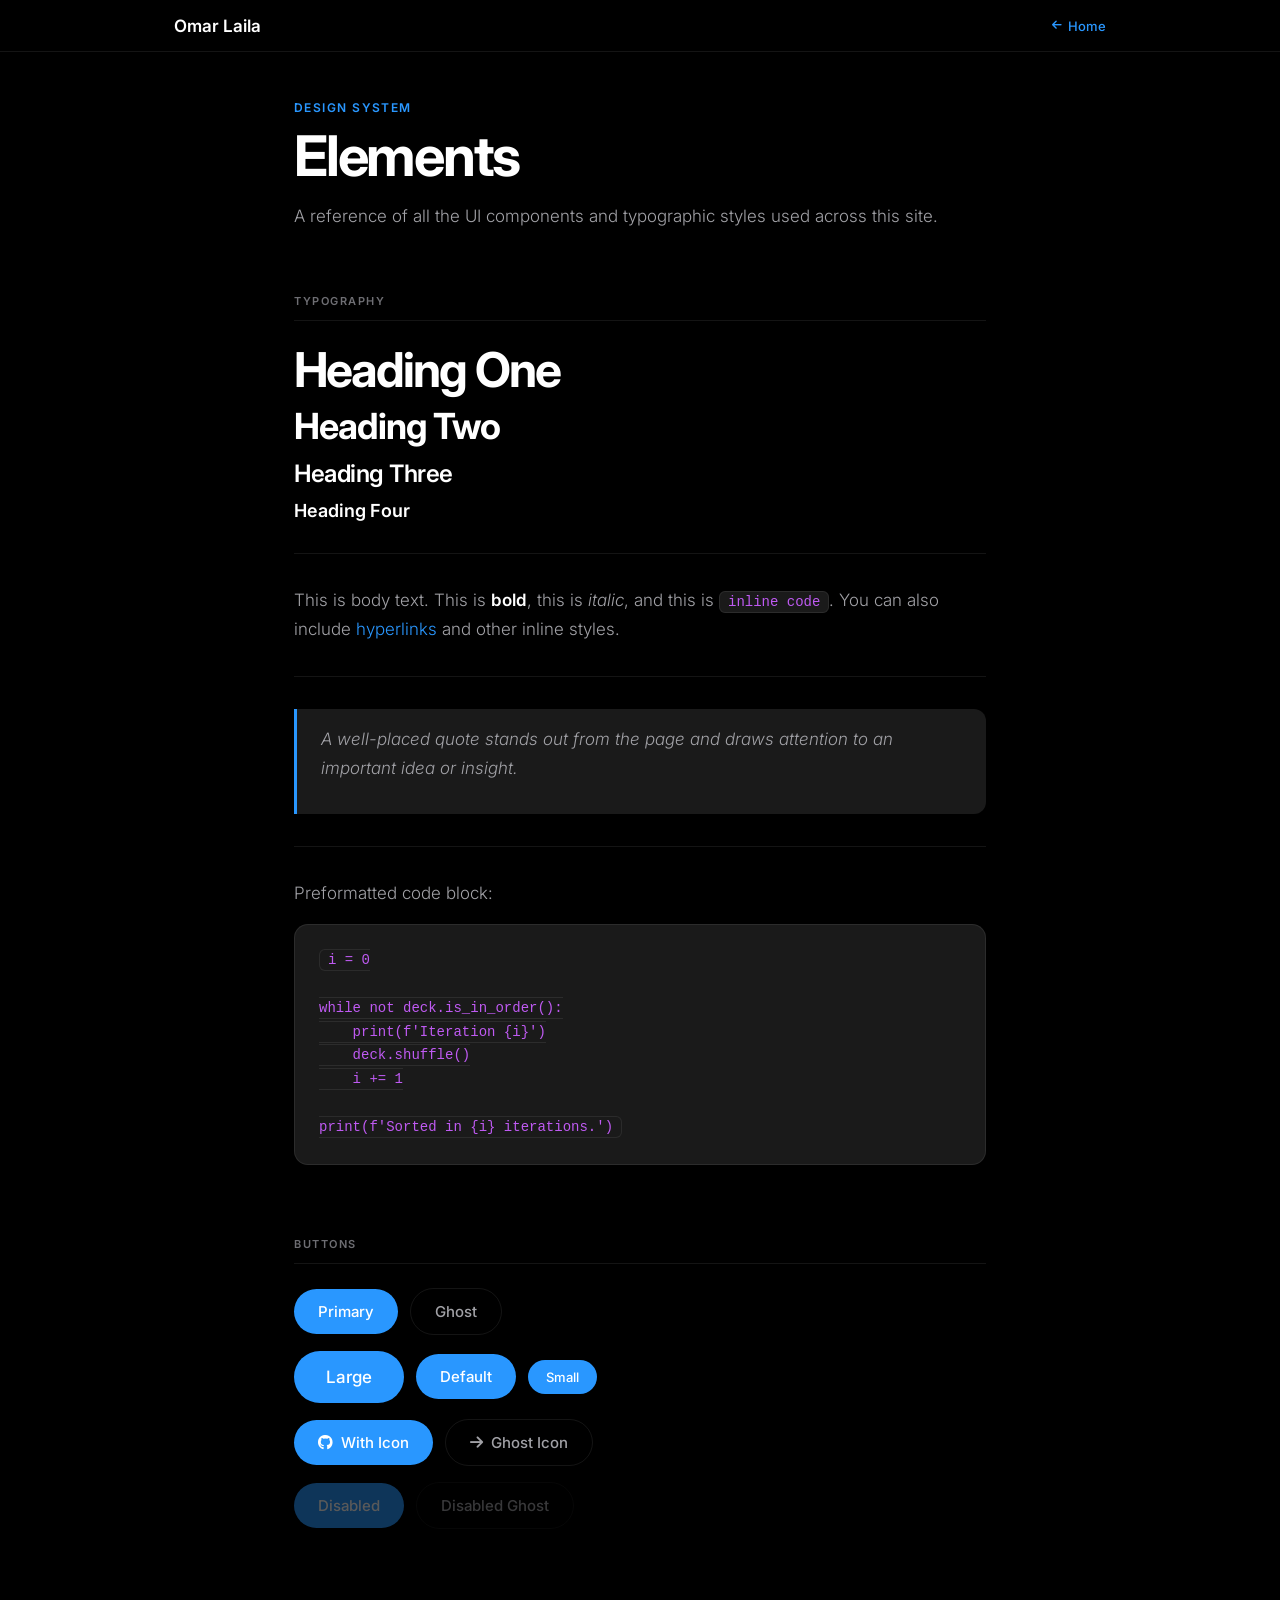
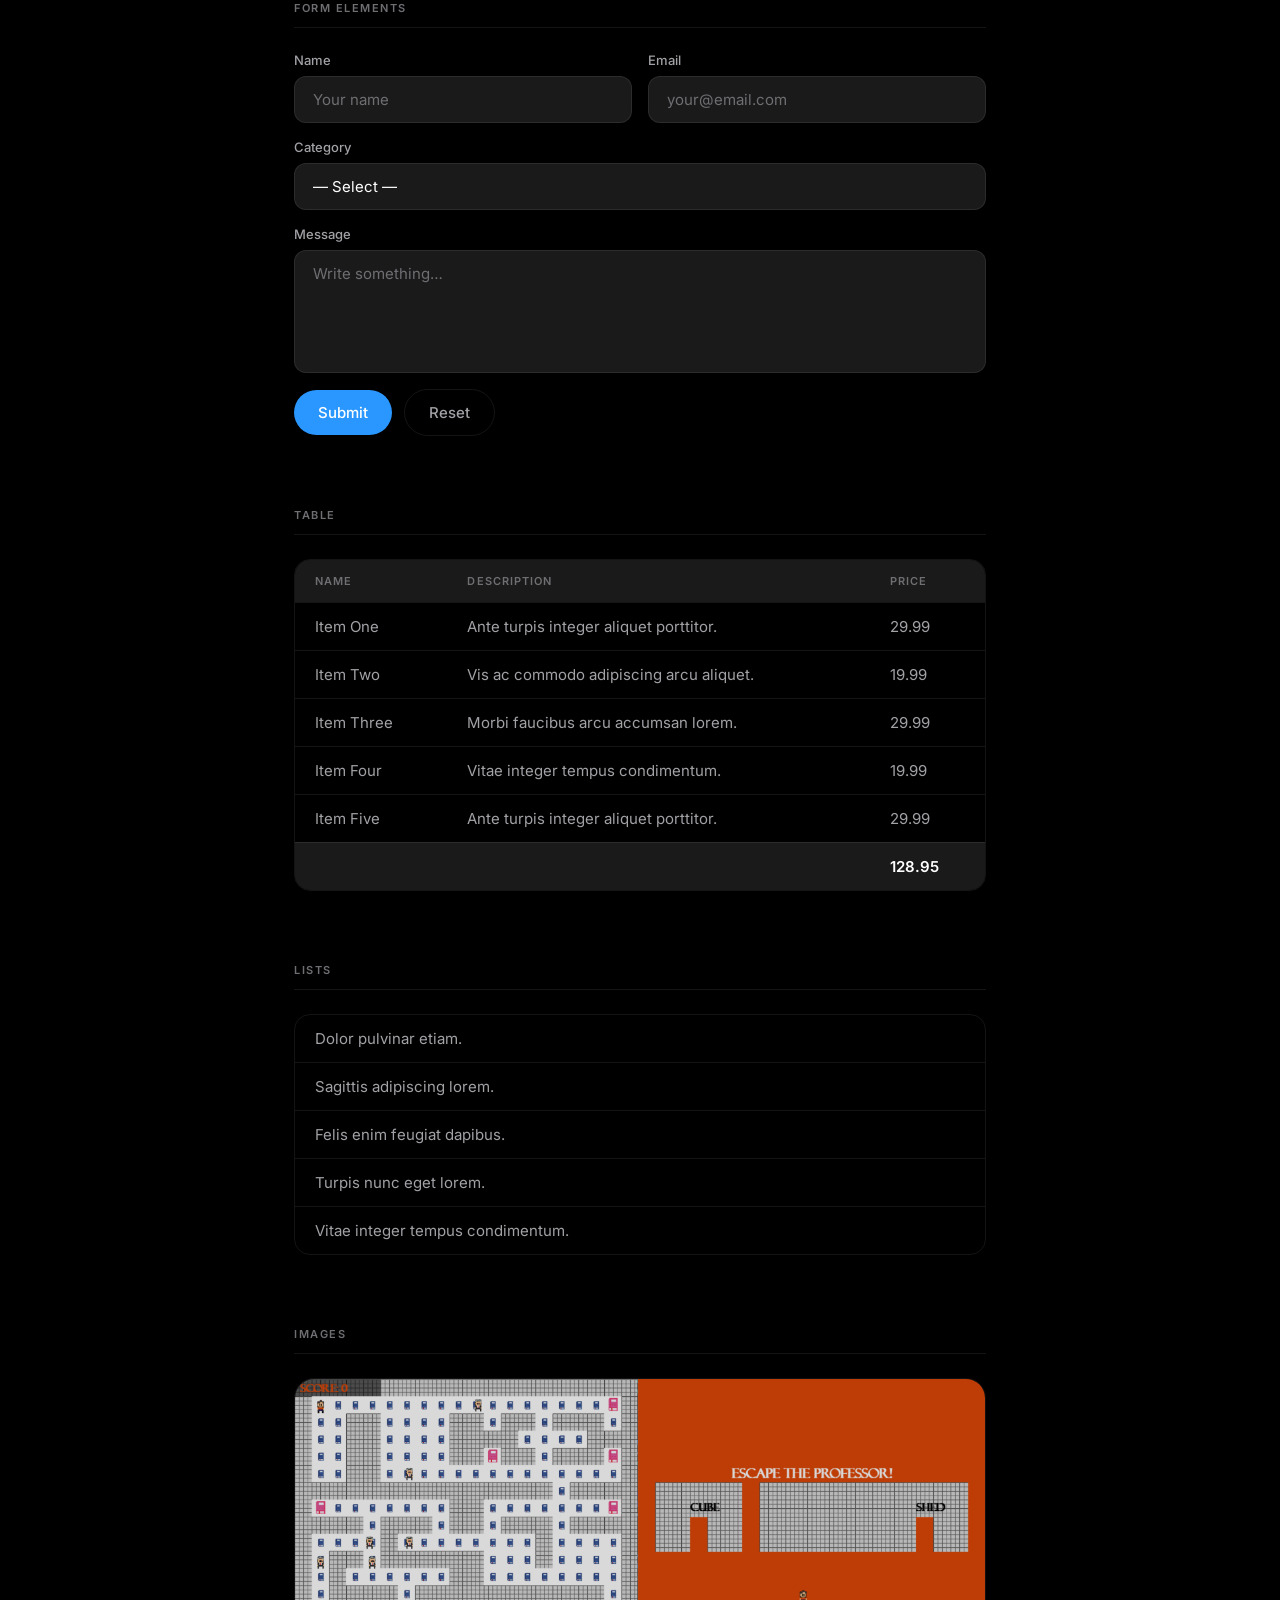
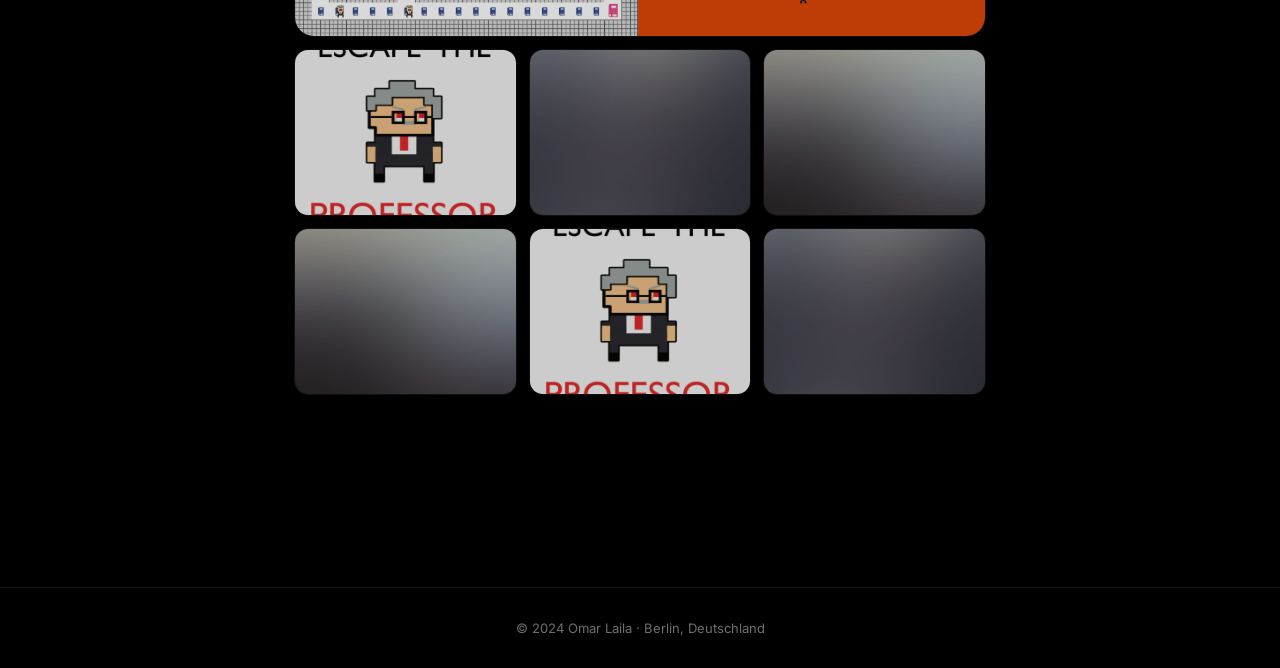
<file: elements.html>
<!DOCTYPE HTML>
<html lang="en">
<head>
  <title>Elements — Omar Laila</title>
  <meta charset="utf-8" />
  <meta name="viewport" content="width=device-width, initial-scale=1" />
  <link rel="preconnect" href="https://fonts.googleapis.com">
  <link rel="preconnect" href="https://fonts.gstatic.com" crossorigin>
  <link href="https://fonts.googleapis.com/css2?family=Inter:wght@300;400;500;600;700&display=swap" rel="stylesheet">
  <link rel="stylesheet" href="https://cdnjs.cloudflare.com/ajax/libs/font-awesome/6.5.0/css/all.min.css" />

  <style>
    *, *::before, *::after { box-sizing: border-box; margin: 0; padding: 0; }

    :root {
      --bg: #000000;
      --bg2: #0a0a0a;
      --surface: #1a1a1a;
      --surface2: #222222;
      --border: rgba(255,255,255,0.08);
      --text: #f5f5f7;
      --text-dim: #a1a1a6;
      --text-dimmer: #6e6e73;
      --accent: #2997ff;
      --white: #ffffff;
      --font: 'Inter', -apple-system, BlinkMacSystemFont, sans-serif;
    }

    html { scroll-behavior: smooth; }

    body {
      font-family: var(--font);
      background: var(--bg);
      color: var(--text);
      overflow-x: hidden;
      -webkit-font-smoothing: antialiased;
    }

    /* NAV */
    nav {
      position: fixed;
      top: 0; left: 0; right: 0;
      z-index: 100;
      background: rgba(0,0,0,0.72);
      backdrop-filter: saturate(180%) blur(20px);
      -webkit-backdrop-filter: saturate(180%) blur(20px);
      border-bottom: 1px solid var(--border);
      height: 52px;
      display: flex;
      align-items: center;
      justify-content: center;
    }

    .nav-inner {
      display: flex;
      align-items: center;
      max-width: 980px;
      width: 100%;
      padding: 0 24px;
      justify-content: space-between;
    }

    .nav-logo {
      font-size: 17px;
      font-weight: 600;
      color: var(--white);
      text-decoration: none;
    }

    .nav-back {
      display: flex;
      align-items: center;
      gap: 6px;
      color: var(--accent);
      text-decoration: none;
      font-size: 13px;
      font-weight: 500;
      transition: gap 0.2s;
    }
    .nav-back:hover { gap: 10px; }
    .nav-back i { font-size: 11px; }

    /* LAYOUT */
    .page-wrap {
      max-width: 740px;
      margin: 0 auto;
      padding: 100px 24px 120px;
    }

    /* PAGE HEADER */
    .page-eyebrow {
      font-size: 12px;
      font-weight: 600;
      letter-spacing: 0.12em;
      text-transform: uppercase;
      color: var(--accent);
      margin-bottom: 12px;
      opacity: 0;
      animation: fadeUp 0.7s ease 0.1s forwards;
    }

    .page-title {
      font-size: clamp(36px, 6vw, 56px);
      font-weight: 700;
      letter-spacing: -0.04em;
      line-height: 1.05;
      color: var(--white);
      margin-bottom: 16px;
      opacity: 0;
      animation: fadeUp 0.7s ease 0.25s forwards;
    }

    .page-sub {
      font-size: 17px;
      color: var(--text-dim);
      font-weight: 300;
      line-height: 1.65;
      margin-bottom: 64px;
      opacity: 0;
      animation: fadeUp 0.7s ease 0.4s forwards;
    }

    /* SECTION BLOCKS */
    .el-section {
      margin-bottom: 72px;
      opacity: 0;
      transform: translateY(20px);
      transition: opacity 0.6s ease, transform 0.6s ease;
    }

    .el-section.visible { opacity: 1; transform: none; }

    .el-section-title {
      font-size: 11px;
      font-weight: 600;
      letter-spacing: 0.14em;
      text-transform: uppercase;
      color: var(--text-dimmer);
      margin-bottom: 24px;
      padding-bottom: 12px;
      border-bottom: 1px solid var(--border);
    }

    /* TYPOGRAPHY */
    .type-showcase h1 { font-size: 48px; font-weight: 700; letter-spacing: -0.04em; line-height: 1.05; color: var(--white); margin-bottom: 12px; }
    .type-showcase h2 { font-size: 36px; font-weight: 700; letter-spacing: -0.03em; line-height: 1.1; color: var(--white); margin-bottom: 12px; }
    .type-showcase h3 { font-size: 24px; font-weight: 600; letter-spacing: -0.02em; color: var(--white); margin-bottom: 12px; }
    .type-showcase h4 { font-size: 18px; font-weight: 600; color: var(--white); margin-bottom: 12px; }
    .type-showcase p { font-size: 17px; font-weight: 300; color: var(--text-dim); line-height: 1.7; margin-bottom: 16px; }
    .type-showcase a { color: var(--accent); text-decoration: none; }
    .type-showcase strong { color: var(--white); font-weight: 600; }
    .type-showcase em { font-style: italic; }
    .type-showcase code {
      background: var(--surface);
      border: 1px solid var(--border);
      padding: 2px 8px;
      border-radius: 6px;
      font-family: 'SF Mono', 'Fira Code', monospace;
      font-size: 14px;
      color: #bf5af2;
    }

    blockquote {
      border-left: 3px solid var(--accent);
      padding: 16px 24px;
      margin: 24px 0;
      background: var(--surface);
      border-radius: 0 12px 12px 0;
    }

    blockquote p {
      font-size: 17px;
      font-style: italic;
      color: var(--text-dim);
      margin: 0;
      line-height: 1.65;
    }

    pre {
      background: var(--surface);
      border: 1px solid var(--border);
      border-radius: 14px;
      padding: 24px;
      overflow-x: auto;
      margin: 16px 0;
    }

    pre code {
      background: none;
      border: none;
      padding: 0;
      font-family: 'SF Mono', 'Fira Code', monospace;
      font-size: 14px;
      line-height: 1.7;
      color: #a1a1a6;
    }

    hr {
      border: none;
      border-top: 1px solid var(--border);
      margin: 32px 0;
    }

    /* BUTTONS */
    .btn-row {
      display: flex;
      flex-wrap: wrap;
      gap: 12px;
      margin-bottom: 16px;
      align-items: center;
    }

    .btn {
      display: inline-flex;
      align-items: center;
      gap: 8px;
      padding: 13px 24px;
      border-radius: 980px;
      font-size: 15px;
      font-weight: 500;
      font-family: var(--font);
      text-decoration: none;
      cursor: pointer;
      border: none;
      transition: opacity 0.2s, transform 0.2s;
    }

    .btn:hover { transform: scale(1.03); }

    .btn-primary { background: var(--accent); color: var(--white); }
    .btn-primary:hover { background: #1a86e8; transform: scale(1.03); }

    .btn-ghost {
      background: transparent;
      color: var(--text-dim);
      border: 1px solid var(--border);
    }
    .btn-ghost:hover { border-color: rgba(255,255,255,0.3); color: var(--white); transform: scale(1.03); }

    .btn-sm { padding: 9px 18px; font-size: 13px; }
    .btn-lg { padding: 16px 32px; font-size: 17px; }

    .btn-disabled { opacity: 0.35; pointer-events: none; }

    /* FORM */
    .form-group {
      display: flex;
      flex-direction: column;
      gap: 8px;
      margin-bottom: 16px;
    }

    .form-group label {
      font-size: 13px;
      font-weight: 500;
      color: var(--text-dim);
    }

    .form-group input,
    .form-group textarea,
    .form-group select {
      background: var(--surface);
      border: 1px solid var(--border);
      border-radius: 12px;
      padding: 13px 18px;
      color: var(--white);
      font-family: var(--font);
      font-size: 15px;
      outline: none;
      transition: border-color 0.2s, box-shadow 0.2s;
      resize: none;
      -webkit-appearance: none;
    }

    .form-group input:focus,
    .form-group textarea:focus,
    .form-group select:focus {
      border-color: var(--accent);
      box-shadow: 0 0 0 3px rgba(41,151,255,0.15);
    }

    .form-group input::placeholder,
    .form-group textarea::placeholder { color: var(--text-dimmer); }

    .form-row-2 {
      display: grid;
      grid-template-columns: 1fr 1fr;
      gap: 16px;
    }

    /* IMAGES */
    .img-grid {
      display: grid;
      grid-template-columns: repeat(3, 1fr);
      gap: 12px;
    }

    .img-grid img {
      width: 100%;
      aspect-ratio: 4/3;
      object-fit: cover;
      border-radius: 14px;
      border: 1px solid var(--border);
      transition: transform 0.3s, filter 0.3s;
      filter: brightness(0.8);
    }

    .img-grid img:hover {
      transform: scale(1.03);
      filter: brightness(1);
    }

    .img-full {
      width: 100%;
      border-radius: 20px;
      border: 1px solid var(--border);
      margin-bottom: 12px;
      display: block;
      filter: brightness(0.85);
    }

    /* TABLE */
    .table-wrap {
      overflow-x: auto;
      border-radius: 16px;
      border: 1px solid var(--border);
    }

    table {
      width: 100%;
      border-collapse: collapse;
      font-size: 15px;
    }

    thead th {
      padding: 14px 20px;
      text-align: left;
      font-size: 11px;
      font-weight: 600;
      letter-spacing: 0.1em;
      text-transform: uppercase;
      color: var(--text-dimmer);
      background: var(--surface);
      border-bottom: 1px solid var(--border);
    }

    tbody td {
      padding: 14px 20px;
      color: var(--text-dim);
      border-bottom: 1px solid var(--border);
    }

    tbody tr:last-child td { border-bottom: none; }

    tbody tr:hover td { background: var(--surface); }

    tfoot td {
      padding: 14px 20px;
      font-weight: 600;
      color: var(--white);
      border-top: 1px solid var(--border);
      background: var(--surface);
    }

    /* LISTS */
    .styled-list {
      list-style: none;
      display: flex;
      flex-direction: column;
      gap: 0;
      border: 1px solid var(--border);
      border-radius: 16px;
      overflow: hidden;
    }

    .styled-list li {
      padding: 14px 20px;
      font-size: 15px;
      color: var(--text-dim);
      border-bottom: 1px solid var(--border);
      transition: background 0.2s;
    }

    .styled-list li:last-child { border-bottom: none; }
    .styled-list li:hover { background: var(--surface); }

    /* FOOTER */
    footer {
      border-top: 1px solid var(--border);
      padding: 32px 24px;
      text-align: center;
    }

    footer p { font-size: 13px; color: var(--text-dimmer); }

    @keyframes fadeUp {
      from { opacity: 0; transform: translateY(16px); }
      to   { opacity: 1; transform: translateY(0); }
    }

    @media (max-width: 600px) {
      .form-row-2 { grid-template-columns: 1fr; }
      .img-grid { grid-template-columns: 1fr 1fr; }
    }

    @media (prefers-reduced-motion: reduce) {
      *, *::before, *::after { animation: none !important; transition: none !important; }
    }
  </style>
</head>

<body>

  <!-- NAV -->
  <nav>
    <div class="nav-inner">
      <a href="index.html" class="nav-logo">Omar Laila</a>
      <a href="index.html" class="nav-back">
        <i class="fa fa-arrow-left"></i> Home
      </a>
    </div>
  </nav>

  <div class="page-wrap">

    <p class="page-eyebrow">Design System</p>
    <h1 class="page-title">Elements</h1>
    <p class="page-sub">A reference of all the UI components and typographic styles used across this site.</p>

    <!-- TYPOGRAPHY -->
    <div class="el-section">
      <p class="el-section-title">Typography</p>
      <div class="type-showcase">
        <h1>Heading One</h1>
        <h2>Heading Two</h2>
        <h3>Heading Three</h3>
        <h4>Heading Four</h4>
        <hr>
        <p>This is body text. This is <strong>bold</strong>, this is <em>italic</em>, and this is <code>inline code</code>. You can also include <a href="#">hyperlinks</a> and other inline styles.</p>
        <hr>
        <blockquote>
          <p>A well-placed quote stands out from the page and draws attention to an important idea or insight.</p>
        </blockquote>
        <hr>
        <p>Preformatted code block:</p>
        <pre><code>i = 0

while not deck.is_in_order():
    print(f'Iteration {i}')
    deck.shuffle()
    i += 1

print(f'Sorted in {i} iterations.')</code></pre>
      </div>
    </div>

    <!-- BUTTONS -->
    <div class="el-section">
      <p class="el-section-title">Buttons</p>

      <div class="btn-row">
        <a href="#" class="btn btn-primary">Primary</a>
        <a href="#" class="btn btn-ghost">Ghost</a>
      </div>
      <div class="btn-row">
        <a href="#" class="btn btn-primary btn-lg">Large</a>
        <a href="#" class="btn btn-primary">Default</a>
        <a href="#" class="btn btn-primary btn-sm">Small</a>
      </div>
      <div class="btn-row">
        <a href="#" class="btn btn-primary"><i class="fab fa-github"></i> With Icon</a>
        <a href="#" class="btn btn-ghost"><i class="fa fa-arrow-right"></i> Ghost Icon</a>
      </div>
      <div class="btn-row">
        <span class="btn btn-primary btn-disabled">Disabled</span>
        <span class="btn btn-ghost btn-disabled">Disabled Ghost</span>
      </div>
    </div>

    <!-- FORM -->
    <div class="el-section">
      <p class="el-section-title">Form Elements</p>

      <div class="form-row-2">
        <div class="form-group">
          <label>Name</label>
          <input type="text" placeholder="Your name">
        </div>
        <div class="form-group">
          <label>Email</label>
          <input type="email" placeholder="your@email.com">
        </div>
      </div>
      <div class="form-group">
        <label>Category</label>
        <select>
          <option>— Select —</option>
          <option>Design</option>
          <option>Development</option>
          <option>Music</option>
        </select>
      </div>
      <div class="form-group">
        <label>Message</label>
        <textarea rows="5" placeholder="Write something…"></textarea>
      </div>
      <div class="btn-row">
        <button class="btn btn-primary">Submit</button>
        <button class="btn btn-ghost">Reset</button>
      </div>
    </div>

    <!-- TABLE -->
    <div class="el-section">
      <p class="el-section-title">Table</p>
      <div class="table-wrap">
        <table>
          <thead>
            <tr>
              <th>Name</th>
              <th>Description</th>
              <th>Price</th>
            </tr>
          </thead>
          <tbody>
            <tr><td>Item One</td><td>Ante turpis integer aliquet porttitor.</td><td>29.99</td></tr>
            <tr><td>Item Two</td><td>Vis ac commodo adipiscing arcu aliquet.</td><td>19.99</td></tr>
            <tr><td>Item Three</td><td>Morbi faucibus arcu accumsan lorem.</td><td>29.99</td></tr>
            <tr><td>Item Four</td><td>Vitae integer tempus condimentum.</td><td>19.99</td></tr>
            <tr><td>Item Five</td><td>Ante turpis integer aliquet porttitor.</td><td>29.99</td></tr>
          </tbody>
          <tfoot>
            <tr><td colspan="2"></td><td>128.95</td></tr>
          </tfoot>
        </table>
      </div>
    </div>

    <!-- LISTS -->
    <div class="el-section">
      <p class="el-section-title">Lists</p>
      <ul class="styled-list">
        <li>Dolor pulvinar etiam.</li>
        <li>Sagittis adipiscing lorem.</li>
        <li>Felis enim feugiat dapibus.</li>
        <li>Turpis nunc eget lorem.</li>
        <li>Vitae integer tempus condimentum.</li>
      </ul>
    </div>

    <!-- IMAGES -->
    <div class="el-section">
      <p class="el-section-title">Images</p>
      <img src="images/pic04.jpg" alt="Full-width image" class="img-full">
      <div class="img-grid">
        <img src="images/pic01.jpg" alt="">
        <img src="images/pic02.jpg" alt="">
        <img src="images/pic03.jpg" alt="">
        <img src="images/pic03.jpg" alt="">
        <img src="images/pic01.jpg" alt="">
        <img src="images/pic02.jpg" alt="">
      </div>
    </div>

  </div><!-- /page-wrap -->

  <footer>
    <p>© 2024 Omar Laila · Berlin, Deutschland</p>
  </footer>

  <script>
    const sections = document.querySelectorAll('.el-section');
    const observer = new IntersectionObserver((entries) => {
      entries.forEach((e, i) => {
        if (e.isIntersecting) {
          setTimeout(() => e.target.classList.add('visible'), i * 60);
          observer.unobserve(e.target);
        }
      });
    }, { threshold: 0.1 });
    sections.forEach(s => observer.observe(s));
  </script>

</body>
</html>
</file>
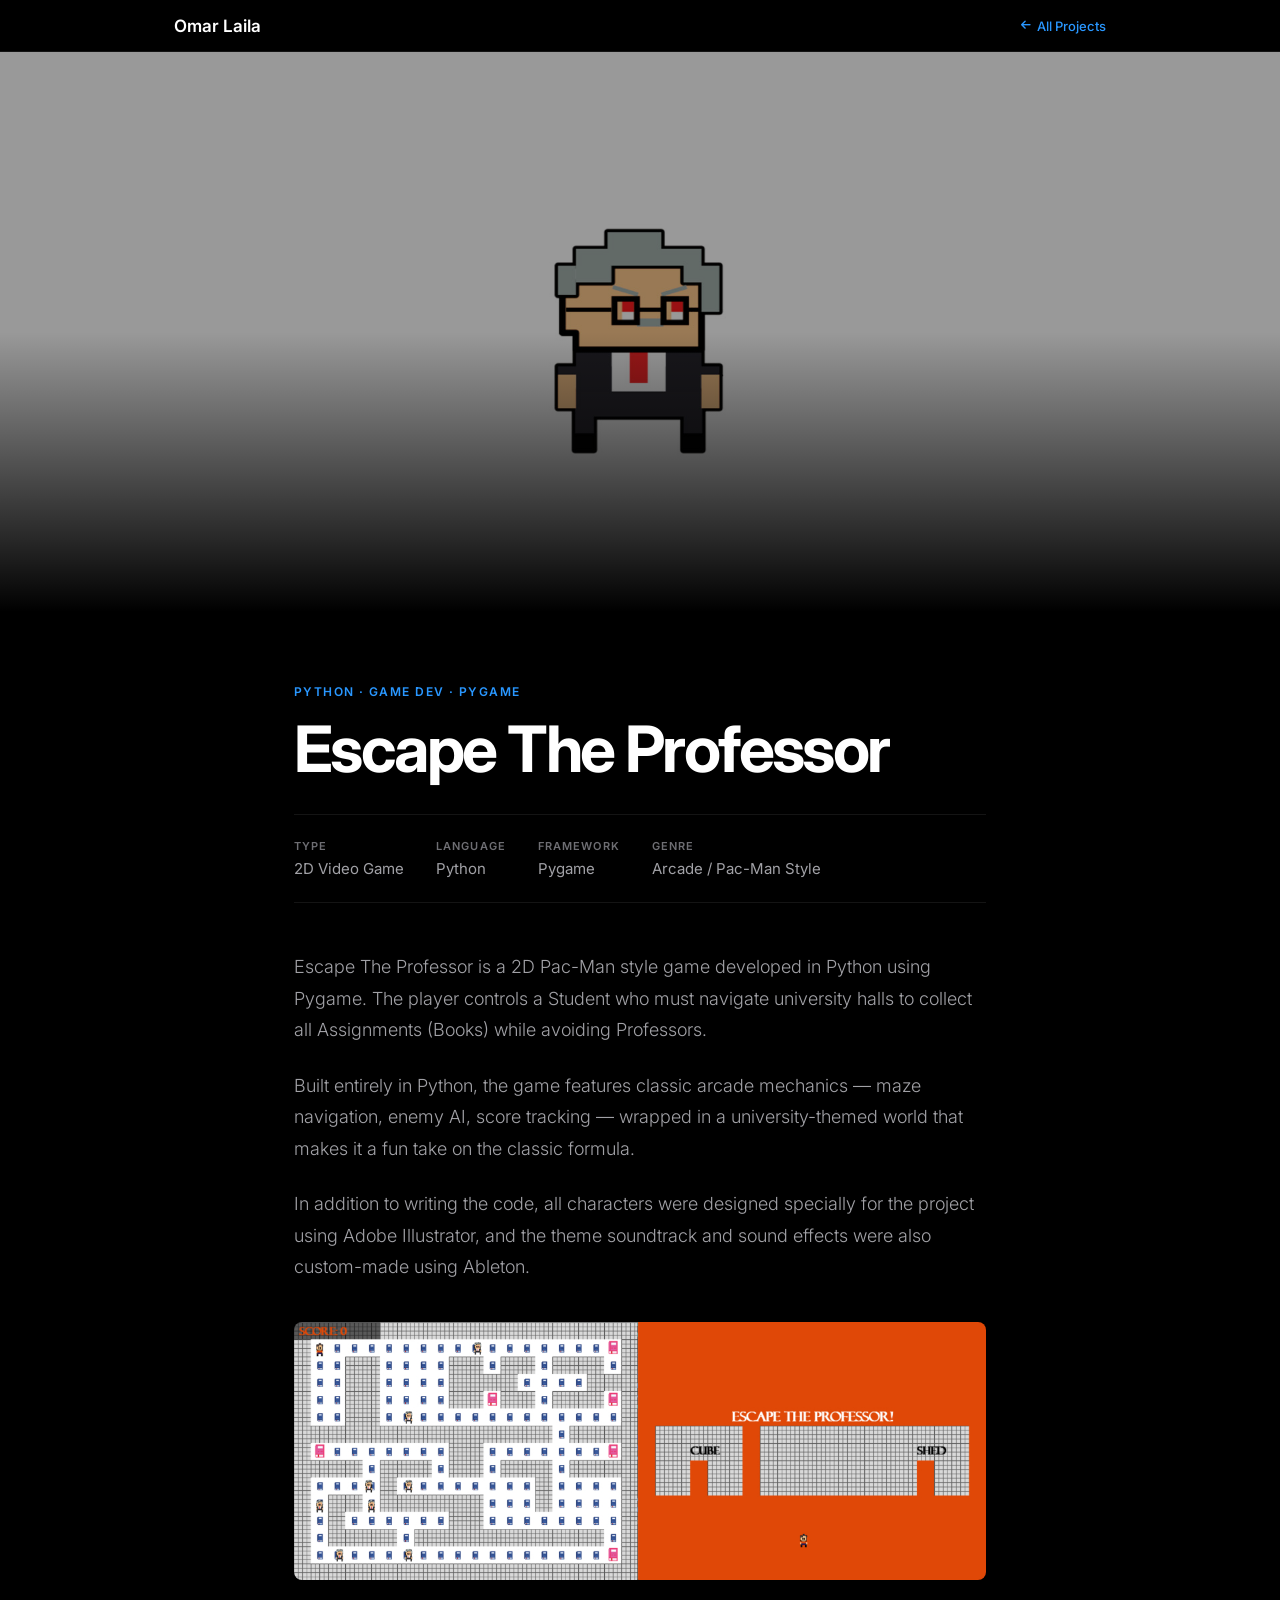
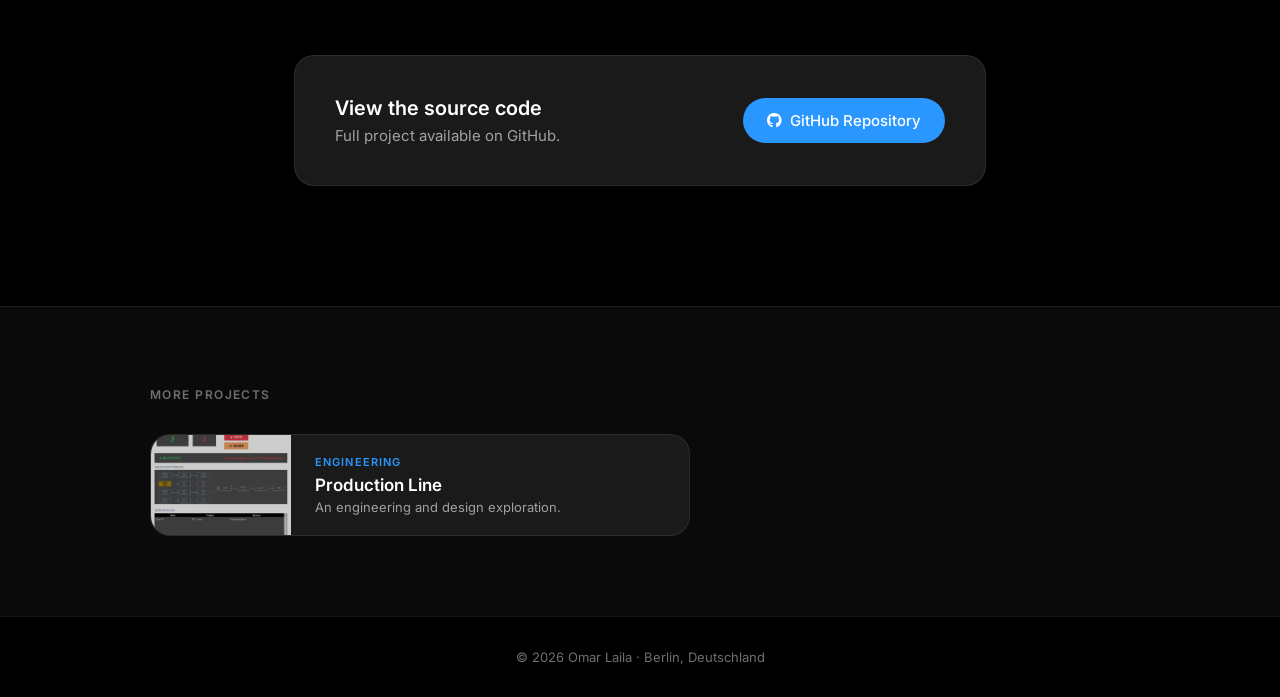
<file: generic.html>
<!DOCTYPE HTML>
<html lang="en">
<head>
  <title>Escape The Professor — Omar Laila</title>
  <meta charset="utf-8" />
  <meta name="viewport" content="width=device-width, initial-scale=1" />
  <link rel="preconnect" href="https://fonts.googleapis.com">
  <link rel="preconnect" href="https://fonts.gstatic.com" crossorigin>
  <link href="https://fonts.googleapis.com/css2?family=Inter:wght@300;400;500;600;700&display=swap" rel="stylesheet">
  <link rel="stylesheet" href="https://cdnjs.cloudflare.com/ajax/libs/font-awesome/6.5.0/css/all.min.css" />

  <style>
    *, *::before, *::after { box-sizing: border-box; margin: 0; padding: 0; }

    :root {
      --bg: #000000;
      --bg2: #0a0a0a;
      --bg3: #111111;
      --surface: #1a1a1a;
      --surface2: #222222;
      --border: rgba(255,255,255,0.08);
      --text: #f5f5f7;
      --text-dim: #a1a1a6;
      --text-dimmer: #6e6e73;
      --accent: #2997ff;
      --white: #ffffff;
      --font: 'Inter', -apple-system, BlinkMacSystemFont, sans-serif;
    }

    html { scroll-behavior: smooth; }

    body {
      font-family: var(--font);
      background: var(--bg);
      color: var(--text);
      overflow-x: hidden;
      -webkit-font-smoothing: antialiased;
    }

    /* ── NAV ── */
    nav {
      position: fixed;
      top: 0; left: 0; right: 0;
      z-index: 100;
      background: rgba(0,0,0,0.72);
      backdrop-filter: saturate(180%) blur(20px);
      -webkit-backdrop-filter: saturate(180%) blur(20px);
      border-bottom: 1px solid var(--border);
      height: 52px;
      display: flex;
      align-items: center;
      justify-content: center;
    }

    .nav-inner {
      display: flex;
      align-items: center;
      gap: 40px;
      max-width: 980px;
      width: 100%;
      padding: 0 24px;
      justify-content: space-between;
    }

    .nav-logo {
      font-size: 17px;
      font-weight: 600;
      color: var(--white);
      text-decoration: none;
    }

    .nav-back {
      display: flex;
      align-items: center;
      gap: 6px;
      color: var(--accent);
      text-decoration: none;
      font-size: 13px;
      font-weight: 500;
      transition: gap 0.2s;
    }

    .nav-back:hover { gap: 10px; }
    .nav-back i { font-size: 11px; }

    /* ── HERO ── */
    .project-hero {
      padding-top: 52px;
      position: relative;
      overflow: hidden;
    }

    .hero-image-wrap {
      width: 100%;
      max-height: 560px;
      overflow: hidden;
      position: relative;
    }

    .hero-image-wrap::after {
      content: '';
      position: absolute;
      inset: 0;
      background: linear-gradient(to bottom, transparent 50%, var(--bg) 100%);
    }

    .hero-image-wrap img {
      width: 100%;
      height: 560px;
      object-fit: cover;
      display: block;
      filter: brightness(0.6);
      animation: heroScale 12s ease-in-out infinite alternate;
    }

    @keyframes heroScale {
      from { transform: scale(1); }
      to   { transform: scale(1.04); }
    }

    /* ── PROJECT CONTENT ── */
    .project-content {
      max-width: 740px;
      margin: 0 auto;
      padding: 72px 24px 120px;
    }

    .project-eyebrow {
      font-size: 12px;
      font-weight: 600;
      letter-spacing: 0.12em;
      text-transform: uppercase;
      color: var(--accent);
      margin-bottom: 16px;
      opacity: 0;
      animation: fadeUp 0.7s ease 0.1s forwards;
    }

    .project-title {
      font-size: clamp(36px, 6vw, 64px);
      font-weight: 700;
      letter-spacing: -0.04em;
      line-height: 1.05;
      color: var(--white);
      margin-bottom: 32px;
      opacity: 0;
      animation: fadeUp 0.7s ease 0.25s forwards;
    }

    .project-meta {
      display: flex;
      gap: 32px;
      flex-wrap: wrap;
      padding: 24px 0;
      border-top: 1px solid var(--border);
      border-bottom: 1px solid var(--border);
      margin-bottom: 48px;
      opacity: 0;
      animation: fadeUp 0.7s ease 0.4s forwards;
    }

    .meta-item h4 {
      font-size: 11px;
      font-weight: 600;
      letter-spacing: 0.1em;
      text-transform: uppercase;
      color: var(--text-dimmer);
      margin-bottom: 6px;
    }

    .meta-item p {
      font-size: 15px;
      color: var(--text-dim);
    }

    .project-body {
      opacity: 0;
      animation: fadeUp 0.7s ease 0.55s forwards;
    }

    .project-body p {
      font-size: 18px;
      font-weight: 300;
      line-height: 1.75;
      color: var(--text-dim);
      margin-bottom: 24px;
    }

    .project-body p:last-child { margin-bottom: 0; }

    .project-body a {
      color: var(--accent);
      text-decoration: none;
      font-weight: 500;
      transition: opacity 0.2s;
    }

    .project-body a:hover { opacity: 0.75; }

    /* ── CTA STRIP ── */
    .cta-strip {
      margin-top: 56px;
      padding: 40px;
      background: var(--surface);
      border: 1px solid var(--border);
      border-radius: 20px;
      display: flex;
      align-items: center;
      justify-content: space-between;
      gap: 24px;
      flex-wrap: wrap;
      opacity: 0;
      animation: fadeUp 0.7s ease 0.7s forwards;
    }

    .cta-strip-text h3 {
      font-size: 20px;
      font-weight: 600;
      color: var(--white);
      margin-bottom: 6px;
    }

    .cta-strip-text p {
      font-size: 15px;
      color: var(--text-dim);
    }

    .cta-btn {
      display: inline-flex;
      align-items: center;
      gap: 8px;
      background: var(--accent);
      color: var(--white);
      text-decoration: none;
      padding: 13px 24px;
      border-radius: 980px;
      font-size: 15px;
      font-weight: 500;
      white-space: nowrap;
      transition: background 0.2s, transform 0.2s;
      flex-shrink: 0;
    }

    .cta-btn:hover {
      background: #1a86e8;
      transform: scale(1.03);
    }

    /* ── MORE PROJECTS ── */
    .more-section {
      background: var(--bg2);
      border-top: 1px solid var(--border);
      padding: 80px 24px;
    }

    .more-inner {
      max-width: 980px;
      margin: 0 auto;
    }

    .more-label {
      font-size: 12px;
      font-weight: 600;
      letter-spacing: 0.12em;
      text-transform: uppercase;
      color: var(--text-dimmer);
      margin-bottom: 32px;
    }

    .more-card {
      background: var(--surface);
      border: 1px solid var(--border);
      border-radius: 20px;
      overflow: hidden;
      display: flex;
      align-items: center;
      gap: 0;
      transition: transform 0.3s, box-shadow 0.3s;
      text-decoration: none;
      max-width: 540px;
    }

    .more-card:hover {
      transform: translateY(-4px);
      box-shadow: 0 24px 60px rgba(0,0,0,0.4);
    }

    .more-card-img {
      width: 140px;
      height: 100px;
      object-fit: cover;
      flex-shrink: 0;
      filter: brightness(0.8);
      transition: filter 0.3s;
    }

    .more-card:hover .more-card-img { filter: brightness(1); }

    .more-card-body {
      padding: 20px 24px;
    }

    .more-card-tag {
      font-size: 11px;
      font-weight: 600;
      letter-spacing: 0.1em;
      text-transform: uppercase;
      color: var(--accent);
      margin-bottom: 6px;
    }

    .more-card-title {
      font-size: 17px;
      font-weight: 600;
      color: var(--white);
      margin-bottom: 4px;
    }

    .more-card-desc {
      font-size: 13px;
      color: var(--text-dim);
    }

    /* ── FOOTER ── */
    footer {
      border-top: 1px solid var(--border);
      padding: 32px 24px;
      text-align: center;
    }

    footer p {
      font-size: 13px;
      color: var(--text-dimmer);
    }

    /* ── REVEAL ── */
    .reveal {
      opacity: 0;
      transform: translateY(24px);
      transition: opacity 0.6s ease, transform 0.6s ease;
    }

    .reveal.visible { opacity: 1; transform: translateY(0); }

    /* ── KEYFRAMES ── */
    @keyframes fadeUp {
      from { opacity: 0; transform: translateY(16px); }
      to   { opacity: 1; transform: translateY(0); }
    }

    @media (max-width: 600px) {
      .project-meta { gap: 20px; }
      .cta-strip { flex-direction: column; align-items: flex-start; }
      .more-card-img { width: 100px; height: 80px; }
    }

    @media (prefers-reduced-motion: reduce) {
      *, *::before, *::after { animation: none !important; transition: none !important; }
    }
  </style>
</head>

<body>

  <!-- NAV -->
  <nav>
    <div class="nav-inner">
      <a href="index.html" class="nav-logo">Omar Laila</a>
      <a href="index.html#projects" class="nav-back">
        <i class="fa fa-arrow-left"></i> All Projects
      </a>
    </div>
  </nav>

  <!-- HERO IMAGE -->
  <div class="project-hero">
    <div class="hero-image-wrap">
      <img src="images/BannerETP.jpg" alt="Escape The Professor gameplay screenshot">
    </div>
  </div>

  <!-- CONTENT -->
  <div class="project-content">
    <p class="project-eyebrow">Python · Game Dev · Pygame</p>
    <h1 class="project-title">Escape The Professor</h1>

    <div class="project-meta">
      <div class="meta-item">
        <h4>Type</h4>
        <p>2D Video Game</p>
      </div>
      <div class="meta-item">
        <h4>Language</h4>
        <p>Python</p>
      </div>
      <div class="meta-item">
        <h4>Framework</h4>
        <p>Pygame</p>
      </div>
      <div class="meta-item">
        <h4>Genre</h4>
        <p>Arcade / Pac-Man Style</p>
      </div>
    </div>

    <div class="project-body">
      <p>Escape The Professor is a 2D Pac-Man style game developed in Python using Pygame. The player controls a Student who must navigate university halls to collect all Assignments (Books) while avoiding Professors.</p>
      <p>Built entirely in Python, the game features classic arcade mechanics — maze navigation, enemy AI, score tracking — wrapped in a university-themed world that makes it a fun take on the classic formula.</p>
      <p>In addition to writing the code, all characters were designed specially for the project using Adobe Illustrator, and the theme soundtrack and sound effects were also custom-made using Ableton.</p>
      <img src="images/pic04.jpg" alt="Escape The Professor" style="max-width: 100%; border-radius: 8px; margin: 15px 0;">

    </div>

    <div class="cta-strip">
      <div class="cta-strip-text">
        <h3>View the source code</h3>
        <p>Full project available on GitHub.</p>
      </div>
      <a href="https://github.com/Omar00981/Escape_The_Professor" target="_blank" rel="noopener" class="cta-btn">
        <i class="fab fa-github"></i> GitHub Repository
      </a>
    </div>
  </div>

  <!-- MORE PROJECTS -->
  <div class="more-section">
    <div class="more-inner reveal">
      <p class="more-label">More Projects</p>
      <a href="generic2.html" class="more-card">
        <img src="images/HMI.png" alt="Production Line" class="more-card-img">
        <div class="more-card-body">
          <p class="more-card-tag">Engineering</p>
          <p class="more-card-title">Production Line</p>
          <p class="more-card-desc">An engineering and design exploration.</p>
        </div>
      </a>
    </div>
  </div>

  <!-- FOOTER -->
  <footer>
    <p>© 2026 Omar Laila · Berlin, Deutschland</p>
  </footer>

  <script>
    const reveals = document.querySelectorAll('.reveal');
    const observer = new IntersectionObserver((entries) => {
      entries.forEach(e => {
        if (e.isIntersecting) {
          e.target.classList.add('visible');
          observer.unobserve(e.target);
        }
      });
    }, { threshold: 0.12 });
    reveals.forEach(el => observer.observe(el));
  </script>
</body>
</html>
</file>
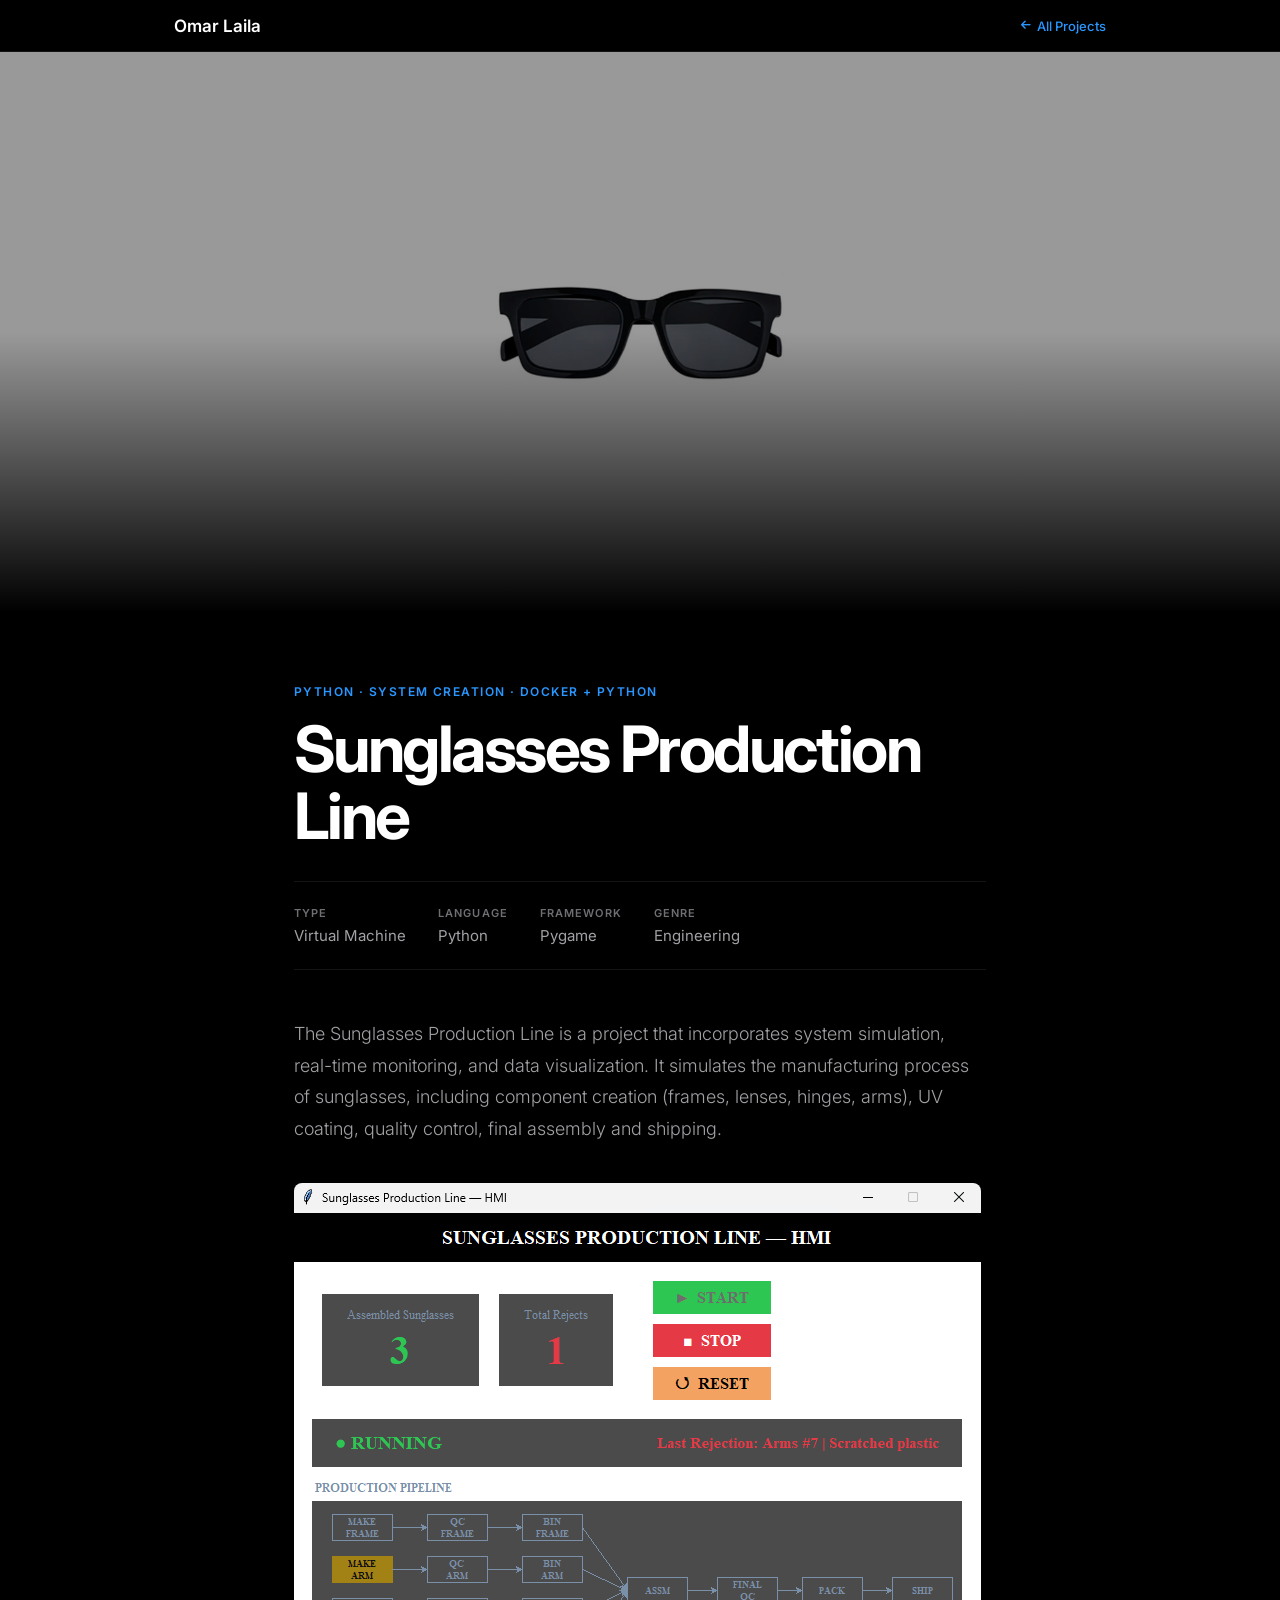
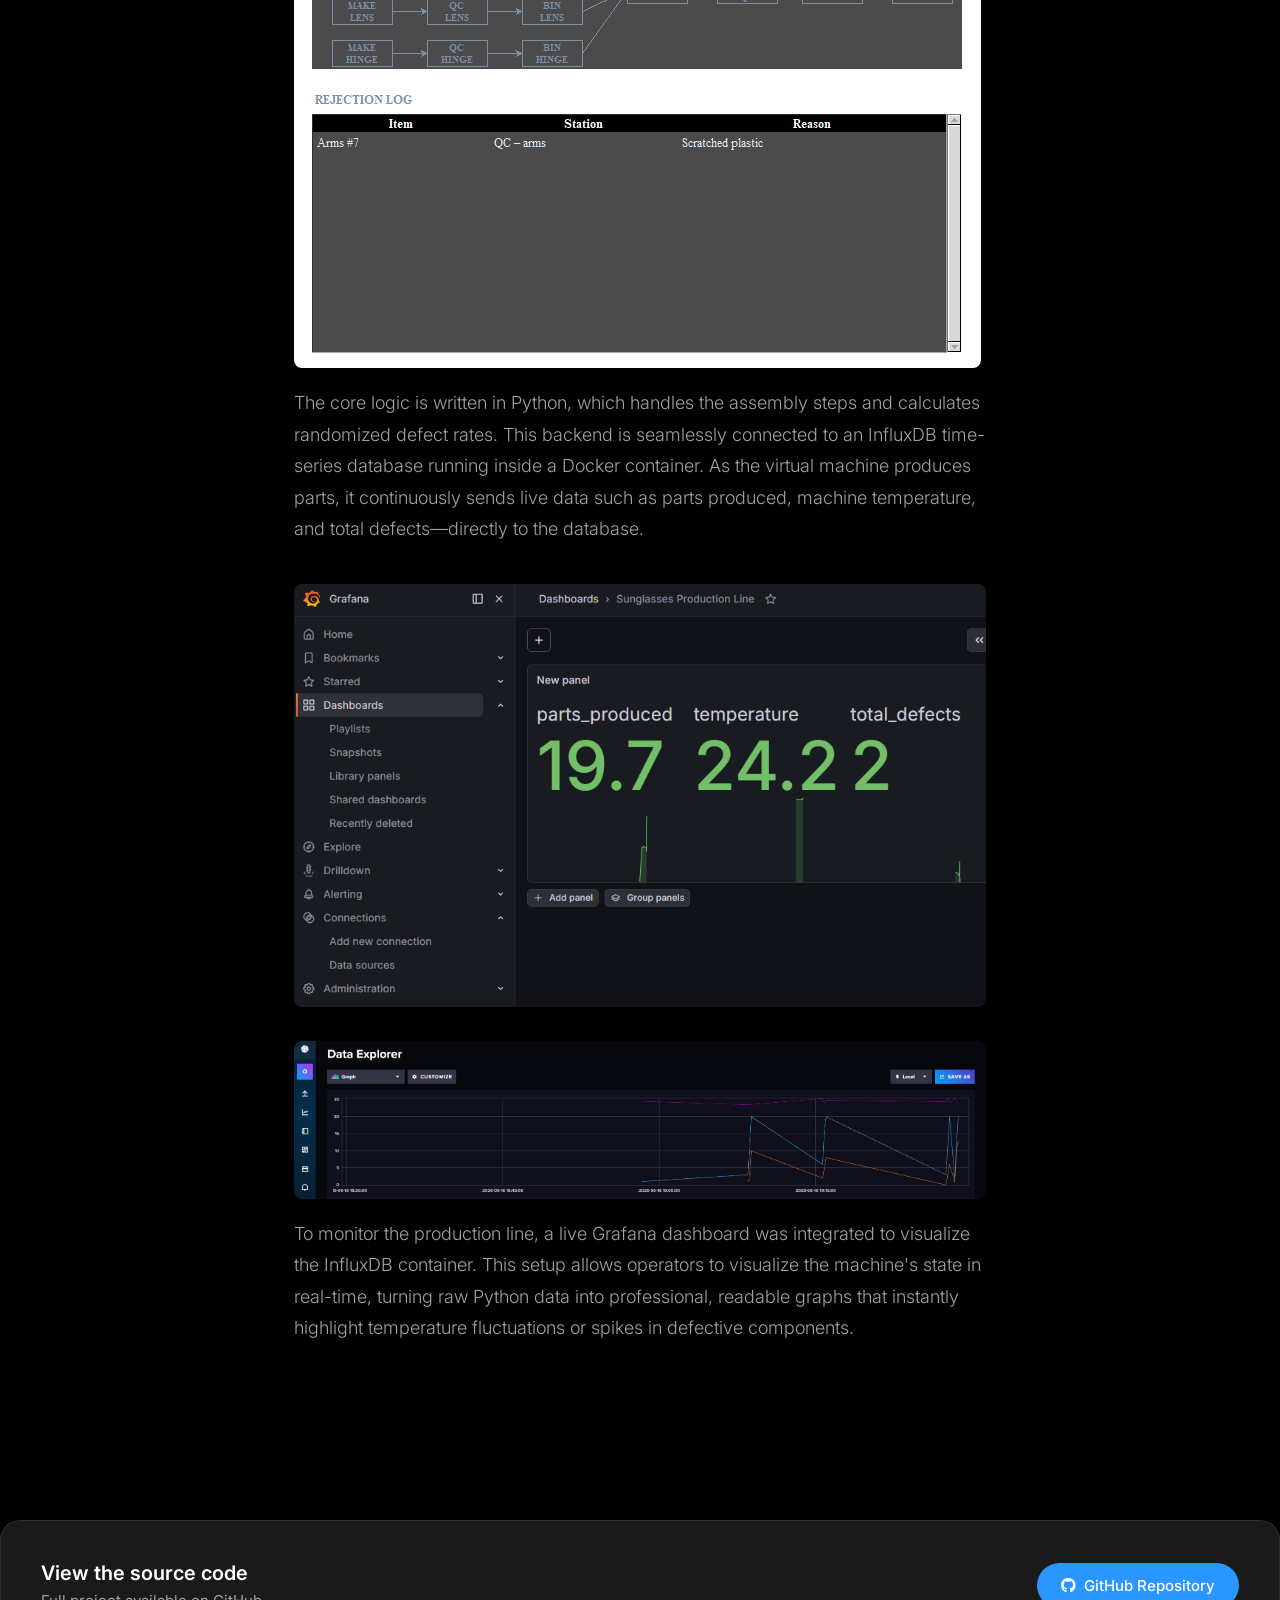
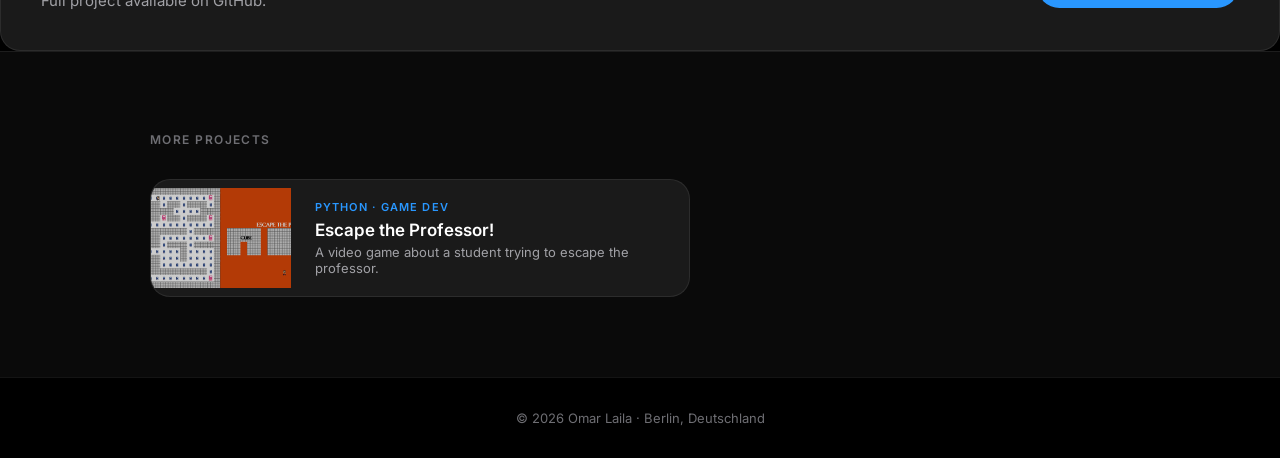
<file: generic2.html>
<!DOCTYPE HTML>
<html lang="en">
<head>
  <title>Sunglasses Production Line — Omar Laila</title>
  <meta charset="utf-8" />
  <meta name="viewport" content="width=device-width, initial-scale=1" />
  <link rel="preconnect" href="https://fonts.googleapis.com">
  <link rel="preconnect" href="https://fonts.gstatic.com" crossorigin>
  <link href="https://fonts.googleapis.com/css2?family=Inter:wght@300;400;500;600;700&display=swap" rel="stylesheet">
  <link rel="stylesheet" href="https://cdnjs.cloudflare.com/ajax/libs/font-awesome/6.5.0/css/all.min.css" />

  <style>
    *, *::before, *::after { box-sizing: border-box; margin: 0; padding: 0; }

    :root {
      --bg: #000000;
      --bg2: #0a0a0a;
      --bg3: #111111;
      --surface: #1a1a1a;
      --surface2: #222222;
      --border: rgba(255,255,255,0.08);
      --text: #f5f5f7;
      --text-dim: #a1a1a6;
      --text-dimmer: #6e6e73;
      --accent: #2997ff;
      --white: #ffffff;
      --font: 'Inter', -apple-system, BlinkMacSystemFont, sans-serif;
    }

    html { scroll-behavior: smooth; }

    body {
      font-family: var(--font);
      background: var(--bg);
      color: var(--text);
      overflow-x: hidden;
      -webkit-font-smoothing: antialiased;
    }

    /* ── NAV ── */
    nav {
      position: fixed;
      top: 0; left: 0; right: 0;
      z-index: 100;
      background: rgba(0,0,0,0.72);
      backdrop-filter: saturate(180%) blur(20px);
      -webkit-backdrop-filter: saturate(180%) blur(20px);
      border-bottom: 1px solid var(--border);
      height: 52px;
      display: flex;
      align-items: center;
      justify-content: center;
    }

    .nav-inner {
      display: flex;
      align-items: center;
      gap: 40px;
      max-width: 980px;
      width: 100%;
      padding: 0 24px;
      justify-content: space-between;
    }

    .nav-logo {
      font-size: 17px;
      font-weight: 600;
      color: var(--white);
      text-decoration: none;
    }

    .nav-back {
      display: flex;
      align-items: center;
      gap: 6px;
      color: var(--accent);
      text-decoration: none;
      font-size: 13px;
      font-weight: 500;
      transition: gap 0.2s;
    }

    .nav-back:hover { gap: 10px; }
    .nav-back i { font-size: 11px; }

    /* ── HERO ── */
    .project-hero {
      padding-top: 52px;
      position: relative;
      overflow: hidden;
    }

    .hero-image-wrap {
      width: 100%;
      max-height: 560px;
      overflow: hidden;
      position: relative;
    }

    .hero-image-wrap::after {
      content: '';
      position: absolute;
      inset: 0;
      background: linear-gradient(to bottom, transparent 50%, var(--bg) 100%);
    }

    .hero-image-wrap img {
      width: 100%;
      height: 560px;
      object-fit: cover;
      display: block;
      filter: brightness(0.6);
      animation: heroScale 12s ease-in-out infinite alternate;
    }

    @keyframes heroScale {
      from { transform: scale(1); }
      to   { transform: scale(1.04); }
    }

    /* ── PROJECT CONTENT ── */
    .project-content {
      max-width: 740px;
      margin: 0 auto;
      padding: 72px 24px 120px;
    }

    .project-eyebrow {
      font-size: 12px;
      font-weight: 600;
      letter-spacing: 0.12em;
      text-transform: uppercase;
      color: var(--accent);
      margin-bottom: 16px;
      opacity: 0;
      animation: fadeUp 0.7s ease 0.1s forwards;
    }

    .project-title {
      font-size: clamp(36px, 6vw, 64px);
      font-weight: 700;
      letter-spacing: -0.04em;
      line-height: 1.05;
      color: var(--white);
      margin-bottom: 32px;
      opacity: 0;
      animation: fadeUp 0.7s ease 0.25s forwards;
    }

    .project-meta {
      display: flex;
      gap: 32px;
      flex-wrap: wrap;
      padding: 24px 0;
      border-top: 1px solid var(--border);
      border-bottom: 1px solid var(--border);
      margin-bottom: 48px;
      opacity: 0;
      animation: fadeUp 0.7s ease 0.4s forwards;
    }

    .meta-item h4 {
      font-size: 11px;
      font-weight: 600;
      letter-spacing: 0.1em;
      text-transform: uppercase;
      color: var(--text-dimmer);
      margin-bottom: 6px;
    }

    .meta-item p {
      font-size: 15px;
      color: var(--text-dim);
    }

    .project-body {
      opacity: 0;
      animation: fadeUp 0.7s ease 0.55s forwards;
    }

    .project-body p {
      font-size: 18px;
      font-weight: 300;
      line-height: 1.75;
      color: var(--text-dim);
      margin-bottom: 24px;
    }

    .project-body p:last-child { margin-bottom: 0; }

    .project-body a {
      color: var(--accent);
      text-decoration: none;
      font-weight: 500;
      transition: opacity 0.2s;
    }

    .project-body a:hover { opacity: 0.75; }

    /* ── CTA STRIP ── */
    .cta-strip {
      margin-top: 56px;
      padding: 40px;
      background: var(--surface);
      border: 1px solid var(--border);
      border-radius: 20px;
      display: flex;
      align-items: center;
      justify-content: space-between;
      gap: 24px;
      flex-wrap: wrap;
      opacity: 0;
      animation: fadeUp 0.7s ease 0.7s forwards;
    }

    .cta-strip-text h3 {
      font-size: 20px;
      font-weight: 600;
      color: var(--white);
      margin-bottom: 6px;
    }

    .cta-strip-text p {
      font-size: 15px;
      color: var(--text-dim);
    }

    .cta-btn {
      display: inline-flex;
      align-items: center;
      gap: 8px;
      background: var(--accent);
      color: var(--white);
      text-decoration: none;
      padding: 13px 24px;
      border-radius: 980px;
      font-size: 15px;
      font-weight: 500;
      white-space: nowrap;
      transition: background 0.2s, transform 0.2s;
      flex-shrink: 0;
    }

    .cta-btn:hover {
      background: #1a86e8;
      transform: scale(1.03);
    }

    /* ── MORE PROJECTS ── */
    .more-section {
      background: var(--bg2);
      border-top: 1px solid var(--border);
      padding: 80px 24px;
    }

    .more-inner {
      max-width: 980px;
      margin: 0 auto;
    }

    .more-label {
      font-size: 12px;
      font-weight: 600;
      letter-spacing: 0.12em;
      text-transform: uppercase;
      color: var(--text-dimmer);
      margin-bottom: 32px;
    }

    .more-card {
      background: var(--surface);
      border: 1px solid var(--border);
      border-radius: 20px;
      overflow: hidden;
      display: flex;
      align-items: center;
      gap: 0;
      transition: transform 0.3s, box-shadow 0.3s;
      text-decoration: none;
      max-width: 540px;
    }

    .more-card:hover {
      transform: translateY(-4px);
      box-shadow: 0 24px 60px rgba(0,0,0,0.4);
    }

    .more-card-img {
      width: 140px;
      height: 100px;
      object-fit: cover;
      flex-shrink: 0;
      filter: brightness(0.8);
      transition: filter 0.3s;
    }

    .more-card:hover .more-card-img { filter: brightness(1); }

    .more-card-body {
      padding: 20px 24px;
    }

    .more-card-tag {
      font-size: 11px;
      font-weight: 600;
      letter-spacing: 0.1em;
      text-transform: uppercase;
      color: var(--accent);
      margin-bottom: 6px;
    }

    .more-card-title {
      font-size: 17px;
      font-weight: 600;
      color: var(--white);
      margin-bottom: 4px;
    }

    .more-card-desc {
      font-size: 13px;
      color: var(--text-dim);
    }

    /* ── FOOTER ── */
    footer {
      border-top: 1px solid var(--border);
      padding: 32px 24px;
      text-align: center;
    }

    footer p {
      font-size: 13px;
      color: var(--text-dimmer);
    }

    /* ── REVEAL ── */
    .reveal {
      opacity: 0;
      transform: translateY(24px);
      transition: opacity 0.6s ease, transform 0.6s ease;
    }

    .reveal.visible { opacity: 1; transform: translateY(0); }

    /* ── KEYFRAMES ── */
    @keyframes fadeUp {
      from { opacity: 0; transform: translateY(16px); }
      to   { opacity: 1; transform: translateY(0); }
    }

    @media (max-width: 600px) {
      .project-meta { gap: 20px; }
      .cta-strip { flex-direction: column; align-items: flex-start; }
      .more-card-img { width: 100px; height: 80px; }
    }

    @media (prefers-reduced-motion: reduce) {
      *, *::before, *::after { animation: none !important; transition: none !important; }
    }
  </style>
</head>

<body>

  <!-- NAV -->
  <nav>
    <div class="nav-inner">
      <a href="index.html" class="nav-logo">Omar Laila</a>
      <a href="index.html#projects" class="nav-back">
        <i class="fa fa-arrow-left"></i> All Projects
      </a>
    </div>
  </nav>

  <!-- HERO IMAGE -->
  <div class="project-hero">
    <div class="hero-image-wrap">
      <img src="images/BannerSUNGLASS.jpg" alt="Escape The Professor gameplay screenshot">
    </div>
  </div>

  <!-- CONTENT -->
  <div class="project-content">
    <p class="project-eyebrow">Python · System Creation · Docker + Python </p>
    <h1 class="project-title">Sunglasses Production Line</h1>

    <div class="project-meta">
      <div class="meta-item">
        <h4>Type</h4>
        <p>Virtual Machine</p>
      </div>
      <div class="meta-item">
        <h4>Language</h4>
        <p>Python</p>
      </div>
      <div class="meta-item">
        <h4>Framework</h4>
        <p>Pygame</p>
      </div>
      <div class="meta-item">
        <h4>Genre</h4>
        <p>Engineering</p>
      </div>
    </div>

    <div class="project-body">
  <p>The Sunglasses Production Line is a project that incorporates system simulation, real-time monitoring, and data visualization. It simulates the manufacturing process of sunglasses, including component creation (frames, lenses, hinges, arms), UV coating, quality control, final assembly and shipping.</p>


  <img src="images/HMI.png" alt="The Python written Front-End" style="max-width: 100%; border-radius: 8px; margin: 15px 0;">

  <p>The core logic is written in Python, which handles the assembly steps and calculates randomized defect rates. This backend is seamlessly connected to an InfluxDB time-series database running inside a Docker container. As the virtual machine produces parts, it continuously sends live data such as parts produced, machine temperature, and total defects—directly to the database.</p>

  <img src="images/Grafana.png" alt="Real-time Grafana Dashboard showing parts produced, temperature, and defects" style="max-width: 100%; border-radius: 8px; margin: 15px 0;">

  <img src="images/InfluxDB.png" alt="InfluxDB Data Explorer showing live production metrics" style="max-width: 100%; border-radius: 8px; margin: 15px 0;">

  <p>To monitor the production line, a live Grafana dashboard was integrated to visualize the InfluxDB container. This setup allows operators to visualize the machine's state in real-time, turning raw Python data into professional, readable graphs that instantly highlight temperature fluctuations or spikes in defective components.</p>
</div>
    </div>

    <div class="cta-strip">
      <div class="cta-strip-text">
        <h3>View the source code</h3>
        <p>Full project available on GitHub.</p>
      </div>
      <a href="https://github.com/Omar00981/Sunglasses_Production_Line" target="_blank" rel="noopener" class="cta-btn">
        <i class="fab fa-github"></i> GitHub Repository
      </a>
    </div>
  </div>

  <!-- MORE PROJECTS -->
  <div class="more-section">
    <div class="more-inner reveal">
      <p class="more-label">More Projects</p>
      <a href="generic.html#projects" class="more-card">
        <img src="images/pic04.jpg" alt="Escape the Professor!" class="more-card-img">
        <div class="more-card-body">
          <p class="more-card-tag">PYTHON · GAME DEV</p>
          <p class="more-card-title">Escape the Professor!</p>
          <p class="more-card-desc">A video game about a student trying to escape the professor.</p>
        </div>
      </a>
    </div>
  </div>

  <!-- FOOTER -->
  <footer>
    <p>© 2026 Omar Laila · Berlin, Deutschland</p>
  </footer>

  <script>
    const reveals = document.querySelectorAll('.reveal');
    const observer = new IntersectionObserver((entries) => {
      entries.forEach(e => {
        if (e.isIntersecting) {
          e.target.classList.add('visible');
          observer.unobserve(e.target);
        }
      });
    }, { threshold: 0.12 });
    reveals.forEach(el => observer.observe(el));
  </script>
</body>
</html>
</file>
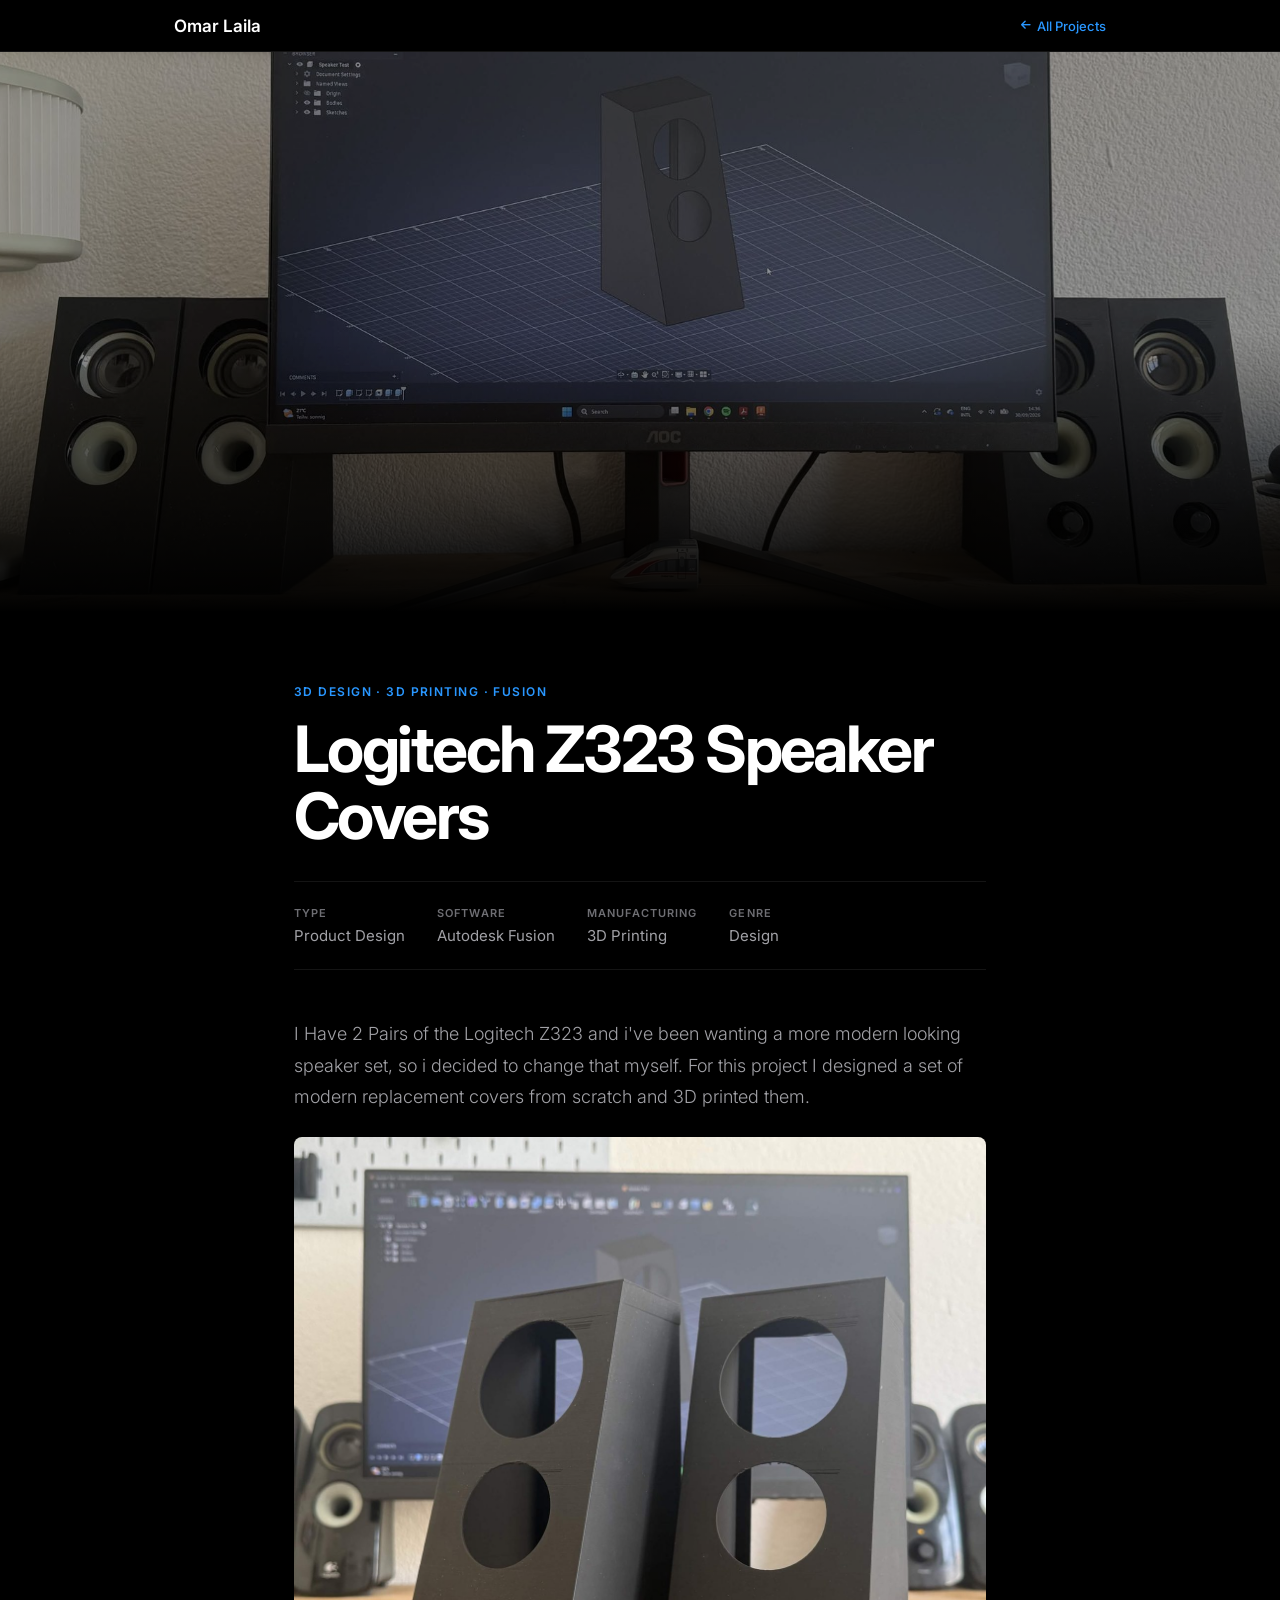
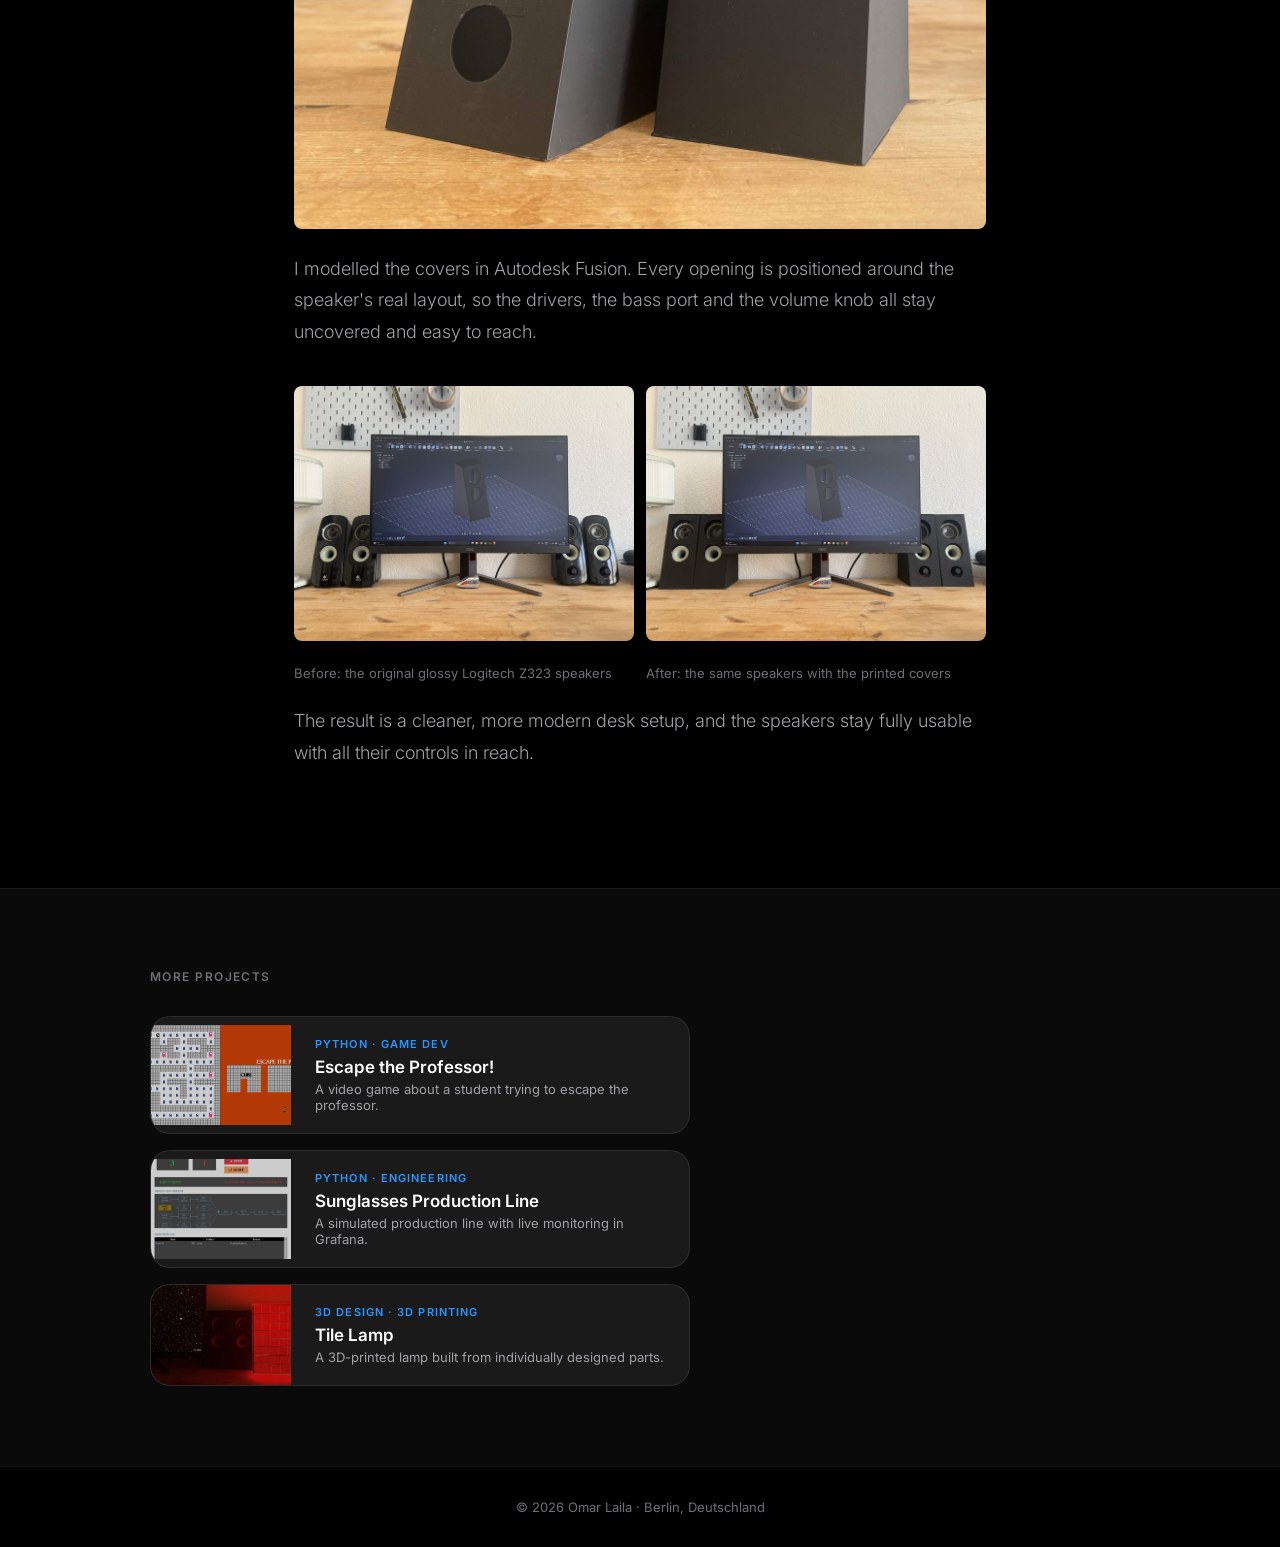
<file: generic3.html>
<!DOCTYPE HTML>
<html lang="en">
<head>
  <title>Logitech Z323 Speaker Covers — Omar Laila</title>
  <meta charset="utf-8" />
  <meta name="viewport" content="width=device-width, initial-scale=1" />
  <link rel="preconnect" href="https://fonts.googleapis.com">
  <link rel="preconnect" href="https://fonts.gstatic.com" crossorigin>
  <link href="https://fonts.googleapis.com/css2?family=Inter:wght@300;400;500;600;700&display=swap" rel="stylesheet">
  <link rel="stylesheet" href="https://cdnjs.cloudflare.com/ajax/libs/font-awesome/6.5.0/css/all.min.css" />

  <style>
    *, *::before, *::after { box-sizing: border-box; margin: 0; padding: 0; }

    :root {
      --bg: #000000;
      --bg2: #0a0a0a;
      --bg3: #111111;
      --surface: #1a1a1a;
      --surface2: #222222;
      --border: rgba(255,255,255,0.08);
      --text: #f5f5f7;
      --text-dim: #a1a1a6;
      --text-dimmer: #6e6e73;
      --accent: #2997ff;
      --white: #ffffff;
      --font: 'Inter', -apple-system, BlinkMacSystemFont, sans-serif;
    }

    html { scroll-behavior: smooth; }

    body {
      font-family: var(--font);
      background: var(--bg);
      color: var(--text);
      overflow-x: hidden;
      -webkit-font-smoothing: antialiased;
    }

    /* ── NAV ── */
    nav {
      position: fixed;
      top: 0; left: 0; right: 0;
      z-index: 100;
      background: rgba(0,0,0,0.72);
      backdrop-filter: saturate(180%) blur(20px);
      -webkit-backdrop-filter: saturate(180%) blur(20px);
      border-bottom: 1px solid var(--border);
      height: 52px;
      display: flex;
      align-items: center;
      justify-content: center;
    }

    .nav-inner {
      display: flex;
      align-items: center;
      gap: 40px;
      max-width: 980px;
      width: 100%;
      padding: 0 24px;
      justify-content: space-between;
    }

    .nav-logo {
      font-size: 17px;
      font-weight: 600;
      color: var(--white);
      text-decoration: none;
    }

    .nav-back {
      display: flex;
      align-items: center;
      gap: 6px;
      color: var(--accent);
      text-decoration: none;
      font-size: 13px;
      font-weight: 500;
      transition: gap 0.2s;
    }

    .nav-back:hover { gap: 10px; }
    .nav-back i { font-size: 11px; }

    /* ── HERO ── */
    .project-hero {
      padding-top: 52px;
      position: relative;
      overflow: hidden;
    }

    .hero-image-wrap {
      width: 100%;
      max-height: 560px;
      overflow: hidden;
      position: relative;
    }

    .hero-image-wrap::after {
      content: '';
      position: absolute;
      inset: 0;
      background: linear-gradient(to bottom, transparent 50%, var(--bg) 100%);
    }

    .hero-image-wrap img {
      width: 100%;
      height: 560px;
      object-fit: cover;
      display: block;
      filter: brightness(0.6);
      animation: heroScale 12s ease-in-out infinite alternate;
    }

    @keyframes heroScale {
      from { transform: scale(1); }
      to   { transform: scale(1.04); }
    }

    /* ── PROJECT CONTENT ── */
    .project-content {
      max-width: 740px;
      margin: 0 auto;
      padding: 72px 24px 120px;
    }

    .project-eyebrow {
      font-size: 12px;
      font-weight: 600;
      letter-spacing: 0.12em;
      text-transform: uppercase;
      color: var(--accent);
      margin-bottom: 16px;
      opacity: 0;
      animation: fadeUp 0.7s ease 0.1s forwards;
    }

    .project-title {
      font-size: clamp(36px, 6vw, 64px);
      font-weight: 700;
      letter-spacing: -0.04em;
      line-height: 1.05;
      color: var(--white);
      margin-bottom: 32px;
      opacity: 0;
      animation: fadeUp 0.7s ease 0.25s forwards;
    }

    .project-meta {
      display: flex;
      gap: 32px;
      flex-wrap: wrap;
      padding: 24px 0;
      border-top: 1px solid var(--border);
      border-bottom: 1px solid var(--border);
      margin-bottom: 48px;
      opacity: 0;
      animation: fadeUp 0.7s ease 0.4s forwards;
    }

    .meta-item h4 {
      font-size: 11px;
      font-weight: 600;
      letter-spacing: 0.1em;
      text-transform: uppercase;
      color: var(--text-dimmer);
      margin-bottom: 6px;
    }

    .meta-item p {
      font-size: 15px;
      color: var(--text-dim);
    }

    .project-body {
      opacity: 0;
      animation: fadeUp 0.7s ease 0.55s forwards;
    }

    .project-body p {
      font-size: 18px;
      font-weight: 300;
      line-height: 1.75;
      color: var(--text-dim);
      margin-bottom: 24px;
    }

    .project-body p:last-child { margin-bottom: 0; }

    .project-body a {
      color: var(--accent);
      text-decoration: none;
      font-weight: 500;
      transition: opacity 0.2s;
    }

    .project-body a:hover { opacity: 0.75; }

    /* ── CTA STRIP ── */
    .cta-strip {
      margin-top: 56px;
      padding: 40px;
      background: var(--surface);
      border: 1px solid var(--border);
      border-radius: 20px;
      display: flex;
      align-items: center;
      justify-content: space-between;
      gap: 24px;
      flex-wrap: wrap;
      opacity: 0;
      animation: fadeUp 0.7s ease 0.7s forwards;
    }

    .cta-strip-text h3 {
      font-size: 20px;
      font-weight: 600;
      color: var(--white);
      margin-bottom: 6px;
    }

    .cta-strip-text p {
      font-size: 15px;
      color: var(--text-dim);
    }

    .cta-btn {
      display: inline-flex;
      align-items: center;
      gap: 8px;
      background: var(--accent);
      color: var(--white);
      text-decoration: none;
      padding: 13px 24px;
      border-radius: 980px;
      font-size: 15px;
      font-weight: 500;
      white-space: nowrap;
      transition: background 0.2s, transform 0.2s;
      flex-shrink: 0;
    }

    .cta-btn:hover {
      background: #1a86e8;
      transform: scale(1.03);
    }

    /* ── MORE PROJECTS ── */
    .more-section {
      background: var(--bg2);
      border-top: 1px solid var(--border);
      padding: 80px 24px;
    }

    .more-inner {
      max-width: 980px;
      margin: 0 auto;
    }

    .more-label {
      font-size: 12px;
      font-weight: 600;
      letter-spacing: 0.12em;
      text-transform: uppercase;
      color: var(--text-dimmer);
      margin-bottom: 32px;
    }

    .more-card {
      background: var(--surface);
      border: 1px solid var(--border);
      border-radius: 20px;
      overflow: hidden;
      display: flex;
      align-items: center;
      gap: 0;
      transition: transform 0.3s, box-shadow 0.3s;
      text-decoration: none;
      max-width: 540px;
    }

    .more-card:hover {
      transform: translateY(-4px);
      box-shadow: 0 24px 60px rgba(0,0,0,0.4);
    }

    .more-card-img {
      width: 140px;
      height: 100px;
      object-fit: cover;
      flex-shrink: 0;
      filter: brightness(0.8);
      transition: filter 0.3s;
    }

    .more-card:hover .more-card-img { filter: brightness(1); }

    .more-card-body {
      padding: 20px 24px;
    }

    .more-card-tag {
      font-size: 11px;
      font-weight: 600;
      letter-spacing: 0.1em;
      text-transform: uppercase;
      color: var(--accent);
      margin-bottom: 6px;
    }

    .more-card-title {
      font-size: 17px;
      font-weight: 600;
      color: var(--white);
      margin-bottom: 4px;
    }

    .more-card-desc {
      font-size: 13px;
      color: var(--text-dim);
    }

    /* ── FOOTER ── */
    footer {
      border-top: 1px solid var(--border);
      padding: 32px 24px;
      text-align: center;
    }

    footer p {
      font-size: 13px;
      color: var(--text-dimmer);
    }

    /* ── REVEAL ── */
    .reveal {
      opacity: 0;
      transform: translateY(24px);
      transition: opacity 0.6s ease, transform 0.6s ease;
    }

    .reveal.visible { opacity: 1; transform: translateY(0); }

    /* ── KEYFRAMES ── */
    @keyframes fadeUp {
      from { opacity: 0; transform: translateY(16px); }
      to   { opacity: 1; transform: translateY(0); }
    }

    @media (max-width: 600px) {
      .project-meta { gap: 20px; }
      .cta-strip { flex-direction: column; align-items: flex-start; }
      .more-card-img { width: 100px; height: 80px; }
    }

    @media (prefers-reduced-motion: reduce) {
      *, *::before, *::after { animation: none !important; transition: none !important; }
    }
  
    /* ── MORE PROJECTS LIST + IMAGE PAIRS ── */
    .more-list { display: flex; flex-direction: column; gap: 16px; }
    .img-pair { display: grid; grid-template-columns: 1fr 1fr; gap: 12px; margin: 15px 0 24px; }
    .img-pair figure { margin: 0; }
    .img-pair img { width: 100%; border-radius: 8px; display: block; }
    .img-pair figcaption { font-size: 13px; color: var(--text-dimmer); margin-top: 8px; }
    .project-body img { max-width: 100%; border-radius: 8px; margin: 15px 0 24px; display: block; }
    @media (max-width: 600px) { .img-pair { grid-template-columns: 1fr; } }
  </style>
</head>

<body>

  <!-- NAV -->
  <nav>
    <div class="nav-inner">
      <a href="index.html" class="nav-logo">Omar Laila</a>
      <a href="index.html#projects" class="nav-back">
        <i class="fa fa-arrow-left"></i> All Projects
      </a>
    </div>
  </nav>

  <!-- HERO IMAGE -->
  <div class="project-hero">
    <div class="hero-image-wrap">
      <img src="images/BannerSPEAKER.jpg" alt="Logitech Z323 speakers with custom 3D-printed covers">
    </div>
  </div>

  <!-- CONTENT -->
  <div class="project-content">
    <p class="project-eyebrow">3D Design · 3D Printing · Fusion</p>
    <h1 class="project-title">Logitech Z323 Speaker Covers</h1>

    <div class="project-meta">
      <div class="meta-item">
        <h4>Type</h4>
        <p>Product Design</p>
      </div>
      <div class="meta-item">
        <h4>Software</h4>
        <p>Autodesk Fusion</p>
      </div>
      <div class="meta-item">
        <h4>Manufacturing</h4>
        <p>3D Printing</p>
      </div>
      <div class="meta-item">
        <h4>Genre</h4>
        <p>Design</p>
      </div>
    </div>

    <div class="project-body">
      <p>I Have 2 Pairs of the Logitech Z323 and i've been wanting a more modern looking speaker set, so i decided to change that myself. For this project I designed a set of modern replacement covers from scratch and 3D printed them.</p>

      <img src="images/speaker.jpg" alt="The finished 3D-printed speaker covers">

      <p>I modelled the covers in Autodesk Fusion. Every opening is positioned around the speaker's real layout, so the drivers, the bass port and the volume knob all stay uncovered and easy to reach.</p>

      <div class="img-pair">
        <figure>
          <img src="images/speaker_before.jpg" alt="Logitech Z323 speakers before the covers">
          <figcaption>Before: the original glossy Logitech Z323 speakers</figcaption>
        </figure>
        <figure>
          <img src="images/Speaker_after.jpg" alt="Logitech Z323 speakers with the printed covers fitted">
          <figcaption>After: the same speakers with the printed covers</figcaption>
        </figure>
      </div>

      <p>The result is a cleaner, more modern desk setup, and the speakers stay fully usable with all their controls in reach.</p>
    </div>
  </div>

    <!-- MORE PROJECTS -->
  <div class="more-section">
    <div class="more-inner reveal">
      <p class="more-label">More Projects</p>
      <div class="more-list">
        <a href="generic.html" class="more-card">
          <img src="images/pic04.jpg" alt="Escape the Professor!" class="more-card-img">
          <div class="more-card-body">
            <p class="more-card-tag">PYTHON · GAME DEV</p>
            <p class="more-card-title">Escape the Professor!</p>
            <p class="more-card-desc">A video game about a student trying to escape the professor.</p>
          </div>
        </a>
        <a href="generic2.html" class="more-card">
          <img src="images/HMI.png" alt="Sunglasses Production Line" class="more-card-img">
          <div class="more-card-body">
            <p class="more-card-tag">PYTHON · ENGINEERING</p>
            <p class="more-card-title">Sunglasses Production Line</p>
            <p class="more-card-desc">A simulated production line with live monitoring in Grafana.</p>
          </div>
        </a>
        <a href="generic4.html" class="more-card">
          <img src="images/thumb_lamp.jpg" alt="Tile Lamp" class="more-card-img">
          <div class="more-card-body">
            <p class="more-card-tag">3D DESIGN · 3D PRINTING</p>
            <p class="more-card-title">Tile Lamp</p>
            <p class="more-card-desc">A 3D-printed lamp built from individually designed parts.</p>
          </div>
        </a>
      </div>
    </div>
  </div>

  <!-- FOOTER -->
  <footer>
    <p>© 2026 Omar Laila · Berlin, Deutschland</p>
  </footer>

  <script>
    const reveals = document.querySelectorAll('.reveal');
    const observer = new IntersectionObserver((entries) => {
      entries.forEach(e => {
        if (e.isIntersecting) {
          e.target.classList.add('visible');
          observer.unobserve(e.target);
        }
      });
    }, { threshold: 0.12 });
    reveals.forEach(el => observer.observe(el));
  </script>
</body>
</html>
</file>
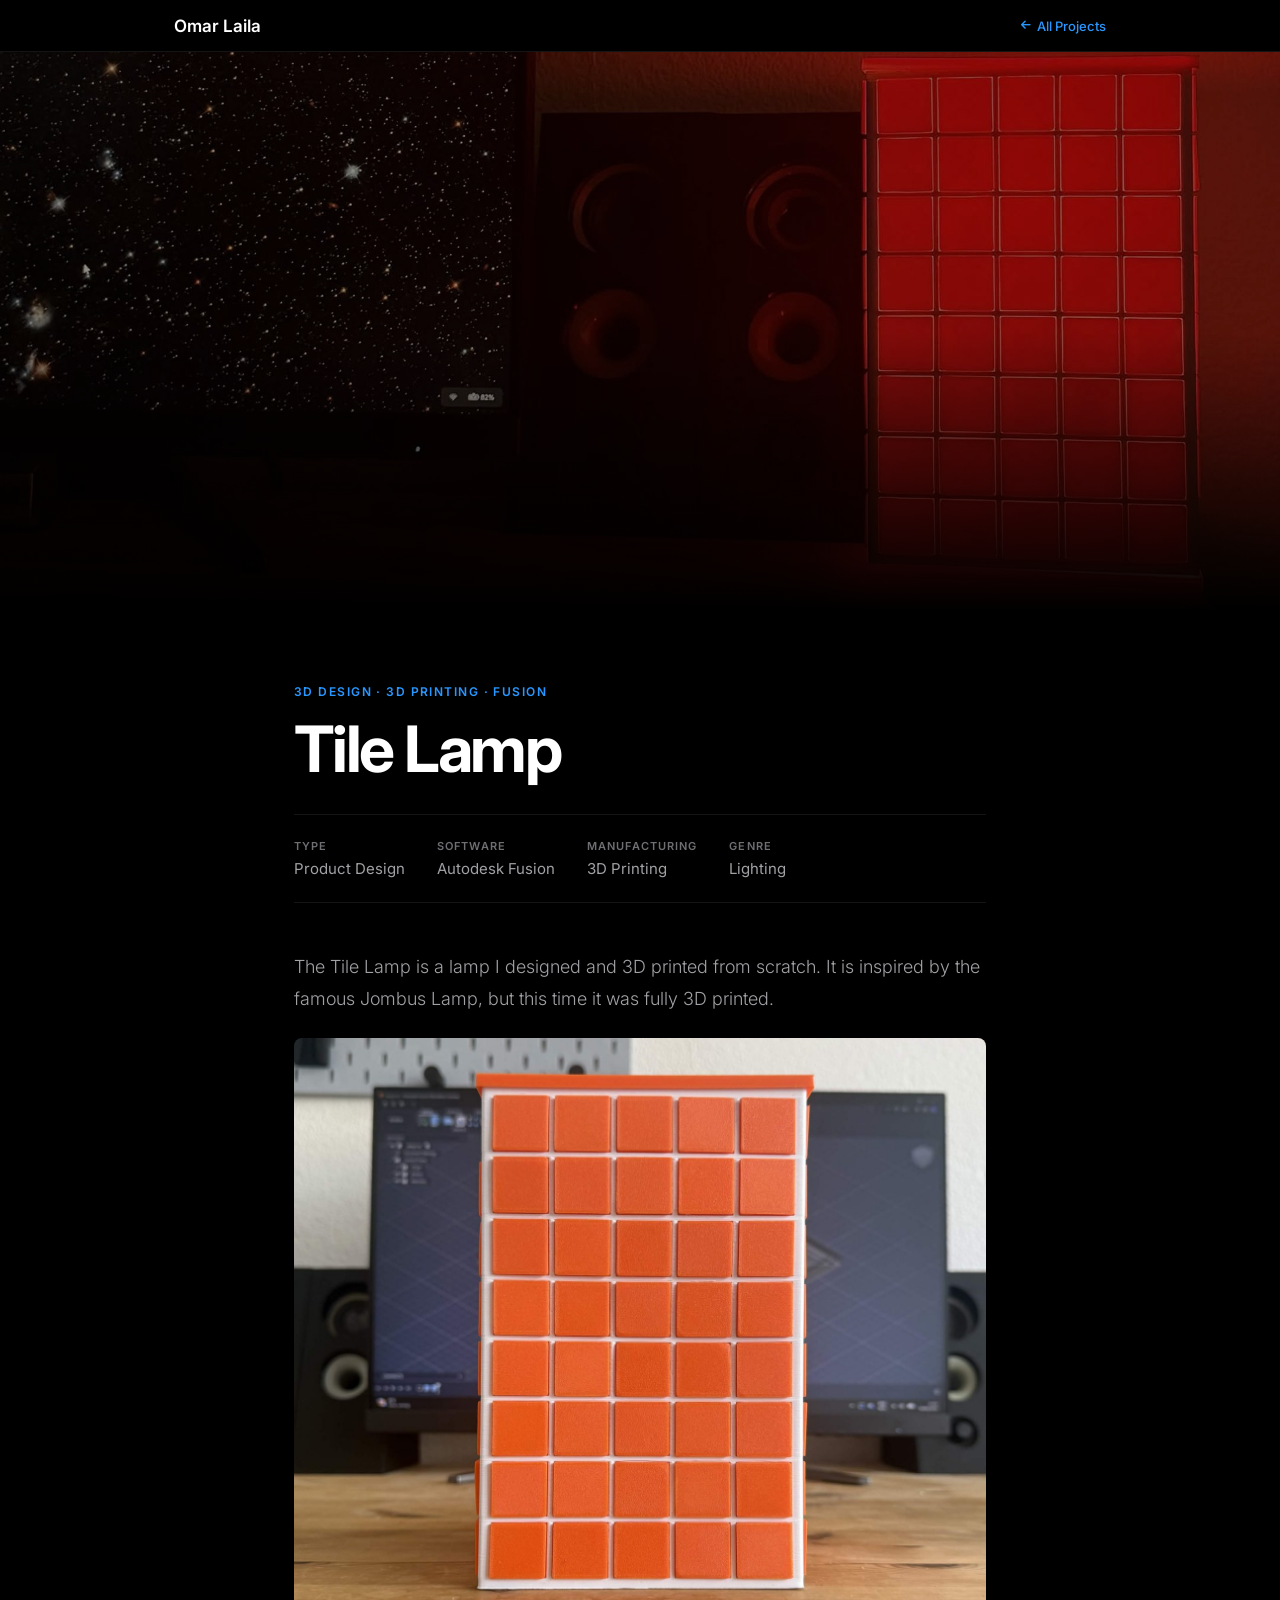
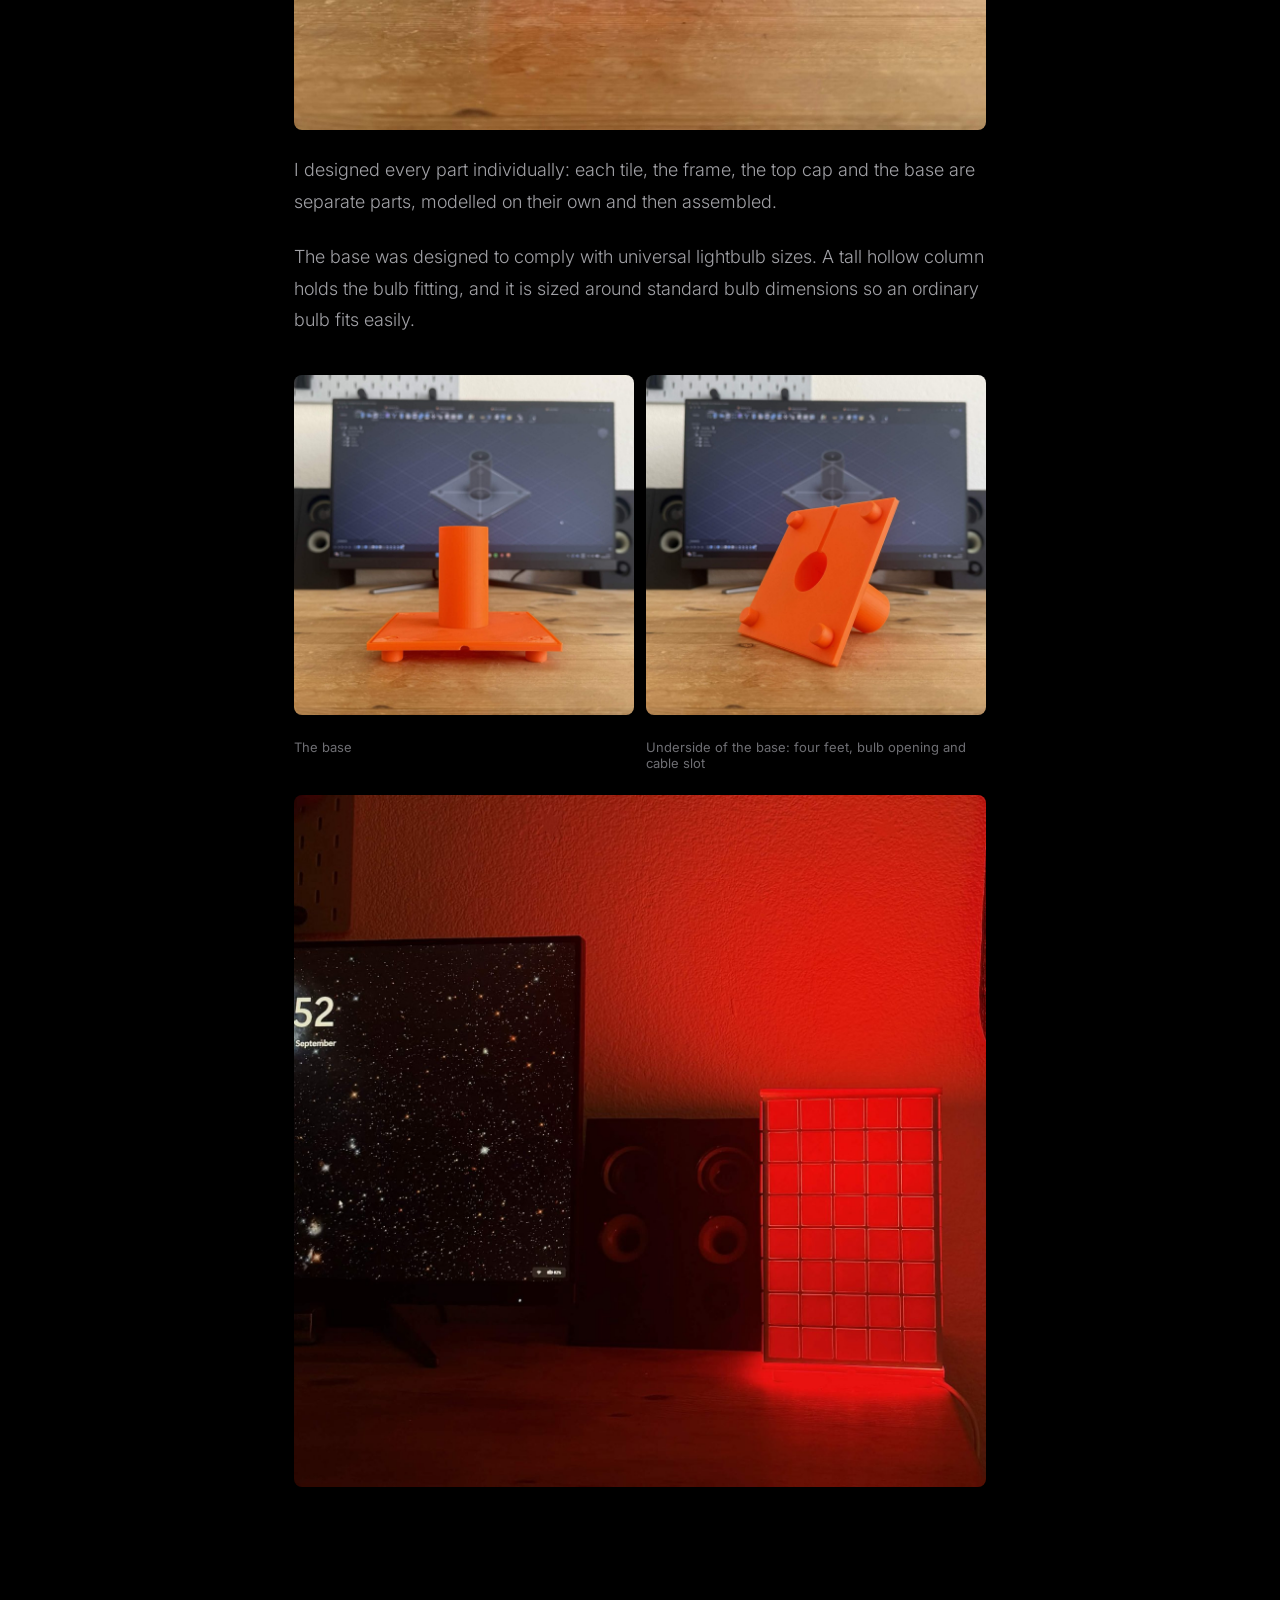
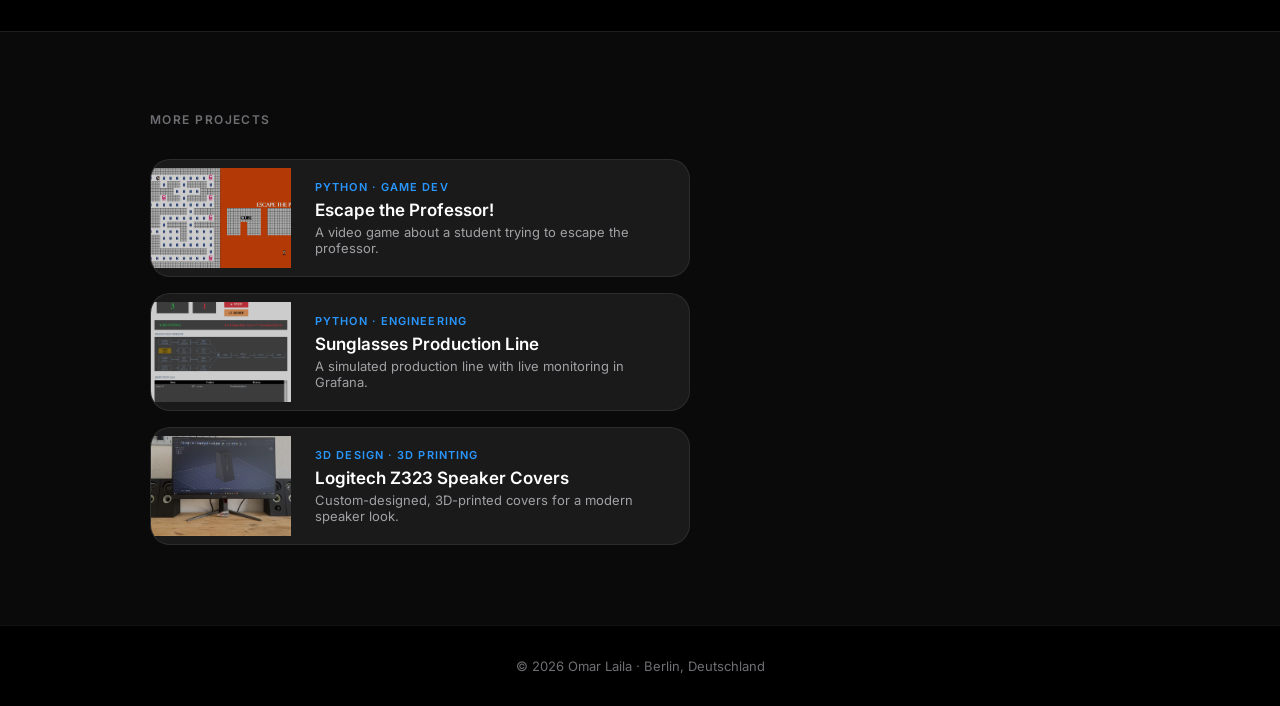
<file: generic4.html>
<!DOCTYPE HTML>
<html lang="en">
<head>
  <title>Tile Lamp — Omar Laila</title>
  <meta charset="utf-8" />
  <meta name="viewport" content="width=device-width, initial-scale=1" />
  <link rel="preconnect" href="https://fonts.googleapis.com">
  <link rel="preconnect" href="https://fonts.gstatic.com" crossorigin>
  <link href="https://fonts.googleapis.com/css2?family=Inter:wght@300;400;500;600;700&display=swap" rel="stylesheet">
  <link rel="stylesheet" href="https://cdnjs.cloudflare.com/ajax/libs/font-awesome/6.5.0/css/all.min.css" />

  <style>
    *, *::before, *::after { box-sizing: border-box; margin: 0; padding: 0; }

    :root {
      --bg: #000000;
      --bg2: #0a0a0a;
      --bg3: #111111;
      --surface: #1a1a1a;
      --surface2: #222222;
      --border: rgba(255,255,255,0.08);
      --text: #f5f5f7;
      --text-dim: #a1a1a6;
      --text-dimmer: #6e6e73;
      --accent: #2997ff;
      --white: #ffffff;
      --font: 'Inter', -apple-system, BlinkMacSystemFont, sans-serif;
    }

    html { scroll-behavior: smooth; }

    body {
      font-family: var(--font);
      background: var(--bg);
      color: var(--text);
      overflow-x: hidden;
      -webkit-font-smoothing: antialiased;
    }

    /* ── NAV ── */
    nav {
      position: fixed;
      top: 0; left: 0; right: 0;
      z-index: 100;
      background: rgba(0,0,0,0.72);
      backdrop-filter: saturate(180%) blur(20px);
      -webkit-backdrop-filter: saturate(180%) blur(20px);
      border-bottom: 1px solid var(--border);
      height: 52px;
      display: flex;
      align-items: center;
      justify-content: center;
    }

    .nav-inner {
      display: flex;
      align-items: center;
      gap: 40px;
      max-width: 980px;
      width: 100%;
      padding: 0 24px;
      justify-content: space-between;
    }

    .nav-logo {
      font-size: 17px;
      font-weight: 600;
      color: var(--white);
      text-decoration: none;
    }

    .nav-back {
      display: flex;
      align-items: center;
      gap: 6px;
      color: var(--accent);
      text-decoration: none;
      font-size: 13px;
      font-weight: 500;
      transition: gap 0.2s;
    }

    .nav-back:hover { gap: 10px; }
    .nav-back i { font-size: 11px; }

    /* ── HERO ── */
    .project-hero {
      padding-top: 52px;
      position: relative;
      overflow: hidden;
    }

    .hero-image-wrap {
      width: 100%;
      max-height: 560px;
      overflow: hidden;
      position: relative;
    }

    .hero-image-wrap::after {
      content: '';
      position: absolute;
      inset: 0;
      background: linear-gradient(to bottom, transparent 50%, var(--bg) 100%);
    }

    .hero-image-wrap img {
      width: 100%;
      height: 560px;
      object-fit: cover;
      display: block;
      filter: brightness(0.6);
      animation: heroScale 12s ease-in-out infinite alternate;
    }

    @keyframes heroScale {
      from { transform: scale(1); }
      to   { transform: scale(1.04); }
    }

    /* ── PROJECT CONTENT ── */
    .project-content {
      max-width: 740px;
      margin: 0 auto;
      padding: 72px 24px 120px;
    }

    .project-eyebrow {
      font-size: 12px;
      font-weight: 600;
      letter-spacing: 0.12em;
      text-transform: uppercase;
      color: var(--accent);
      margin-bottom: 16px;
      opacity: 0;
      animation: fadeUp 0.7s ease 0.1s forwards;
    }

    .project-title {
      font-size: clamp(36px, 6vw, 64px);
      font-weight: 700;
      letter-spacing: -0.04em;
      line-height: 1.05;
      color: var(--white);
      margin-bottom: 32px;
      opacity: 0;
      animation: fadeUp 0.7s ease 0.25s forwards;
    }

    .project-meta {
      display: flex;
      gap: 32px;
      flex-wrap: wrap;
      padding: 24px 0;
      border-top: 1px solid var(--border);
      border-bottom: 1px solid var(--border);
      margin-bottom: 48px;
      opacity: 0;
      animation: fadeUp 0.7s ease 0.4s forwards;
    }

    .meta-item h4 {
      font-size: 11px;
      font-weight: 600;
      letter-spacing: 0.1em;
      text-transform: uppercase;
      color: var(--text-dimmer);
      margin-bottom: 6px;
    }

    .meta-item p {
      font-size: 15px;
      color: var(--text-dim);
    }

    .project-body {
      opacity: 0;
      animation: fadeUp 0.7s ease 0.55s forwards;
    }

    .project-body p {
      font-size: 18px;
      font-weight: 300;
      line-height: 1.75;
      color: var(--text-dim);
      margin-bottom: 24px;
    }

    .project-body p:last-child { margin-bottom: 0; }

    .project-body a {
      color: var(--accent);
      text-decoration: none;
      font-weight: 500;
      transition: opacity 0.2s;
    }

    .project-body a:hover { opacity: 0.75; }

    /* ── CTA STRIP ── */
    .cta-strip {
      margin-top: 56px;
      padding: 40px;
      background: var(--surface);
      border: 1px solid var(--border);
      border-radius: 20px;
      display: flex;
      align-items: center;
      justify-content: space-between;
      gap: 24px;
      flex-wrap: wrap;
      opacity: 0;
      animation: fadeUp 0.7s ease 0.7s forwards;
    }

    .cta-strip-text h3 {
      font-size: 20px;
      font-weight: 600;
      color: var(--white);
      margin-bottom: 6px;
    }

    .cta-strip-text p {
      font-size: 15px;
      color: var(--text-dim);
    }

    .cta-btn {
      display: inline-flex;
      align-items: center;
      gap: 8px;
      background: var(--accent);
      color: var(--white);
      text-decoration: none;
      padding: 13px 24px;
      border-radius: 980px;
      font-size: 15px;
      font-weight: 500;
      white-space: nowrap;
      transition: background 0.2s, transform 0.2s;
      flex-shrink: 0;
    }

    .cta-btn:hover {
      background: #1a86e8;
      transform: scale(1.03);
    }

    /* ── MORE PROJECTS ── */
    .more-section {
      background: var(--bg2);
      border-top: 1px solid var(--border);
      padding: 80px 24px;
    }

    .more-inner {
      max-width: 980px;
      margin: 0 auto;
    }

    .more-label {
      font-size: 12px;
      font-weight: 600;
      letter-spacing: 0.12em;
      text-transform: uppercase;
      color: var(--text-dimmer);
      margin-bottom: 32px;
    }

    .more-card {
      background: var(--surface);
      border: 1px solid var(--border);
      border-radius: 20px;
      overflow: hidden;
      display: flex;
      align-items: center;
      gap: 0;
      transition: transform 0.3s, box-shadow 0.3s;
      text-decoration: none;
      max-width: 540px;
    }

    .more-card:hover {
      transform: translateY(-4px);
      box-shadow: 0 24px 60px rgba(0,0,0,0.4);
    }

    .more-card-img {
      width: 140px;
      height: 100px;
      object-fit: cover;
      flex-shrink: 0;
      filter: brightness(0.8);
      transition: filter 0.3s;
    }

    .more-card:hover .more-card-img { filter: brightness(1); }

    .more-card-body {
      padding: 20px 24px;
    }

    .more-card-tag {
      font-size: 11px;
      font-weight: 600;
      letter-spacing: 0.1em;
      text-transform: uppercase;
      color: var(--accent);
      margin-bottom: 6px;
    }

    .more-card-title {
      font-size: 17px;
      font-weight: 600;
      color: var(--white);
      margin-bottom: 4px;
    }

    .more-card-desc {
      font-size: 13px;
      color: var(--text-dim);
    }

    /* ── FOOTER ── */
    footer {
      border-top: 1px solid var(--border);
      padding: 32px 24px;
      text-align: center;
    }

    footer p {
      font-size: 13px;
      color: var(--text-dimmer);
    }

    /* ── REVEAL ── */
    .reveal {
      opacity: 0;
      transform: translateY(24px);
      transition: opacity 0.6s ease, transform 0.6s ease;
    }

    .reveal.visible { opacity: 1; transform: translateY(0); }

    /* ── KEYFRAMES ── */
    @keyframes fadeUp {
      from { opacity: 0; transform: translateY(16px); }
      to   { opacity: 1; transform: translateY(0); }
    }

    @media (max-width: 600px) {
      .project-meta { gap: 20px; }
      .cta-strip { flex-direction: column; align-items: flex-start; }
      .more-card-img { width: 100px; height: 80px; }
    }

    @media (prefers-reduced-motion: reduce) {
      *, *::before, *::after { animation: none !important; transition: none !important; }
    }
  
    /* ── MORE PROJECTS LIST + IMAGE PAIRS ── */
    .more-list { display: flex; flex-direction: column; gap: 16px; }
    .img-pair { display: grid; grid-template-columns: 1fr 1fr; gap: 12px; margin: 15px 0 24px; }
    .img-pair figure { margin: 0; }
    .img-pair img { width: 100%; border-radius: 8px; display: block; }
    .img-pair figcaption { font-size: 13px; color: var(--text-dimmer); margin-top: 8px; }
    .project-body img { max-width: 100%; border-radius: 8px; margin: 15px 0 24px; display: block; }
    @media (max-width: 600px) { .img-pair { grid-template-columns: 1fr; } }
  </style>
</head>

<body>

  <!-- NAV -->
  <nav>
    <div class="nav-inner">
      <a href="index.html" class="nav-logo">Omar Laila</a>
      <a href="index.html#projects" class="nav-back">
        <i class="fa fa-arrow-left"></i> All Projects
      </a>
    </div>
  </nav>

  <!-- HERO IMAGE -->
  <div class="project-hero">
    <div class="hero-image-wrap">
      <img src="images/BannerLAMP.jpg" alt="Tile Lamp glowing red on a desk">
    </div>
  </div>

  <!-- CONTENT -->
  <div class="project-content">
    <p class="project-eyebrow">3D Design · 3D Printing · Fusion</p>
    <h1 class="project-title">Tile Lamp</h1>

    <div class="project-meta">
      <div class="meta-item">
        <h4>Type</h4>
        <p>Product Design</p>
      </div>
      <div class="meta-item">
        <h4>Software</h4>
        <p>Autodesk Fusion</p>
      </div>
      <div class="meta-item">
        <h4>Manufacturing</h4>
        <p>3D Printing</p>
      </div>
      <div class="meta-item">
        <h4>Genre</h4>
        <p>Lighting</p>
      </div>
    </div>

    <div class="project-body">
      <p>The Tile Lamp is a lamp I designed and 3D printed from scratch. It is inspired by the famous Jombus Lamp, but this time it was fully 3D printed.</p>

      <img src="images/lamp_3.jpg" alt="The finished Tile Lamp with orange tiles in a white frame">

      <p>I designed every part individually: each tile, the frame, the top cap and the base are separate parts, modelled on their own and then assembled.</p>

      <p>The base was designed to comply with universal lightbulb sizes. A tall hollow column holds the bulb fitting, and it is sized around standard bulb dimensions so an ordinary bulb fits easily.</p>

      <div class="img-pair">
        <figure>
          <img src="images/lamp_1.jpg" alt="The lamp base with its column, plate and feet">
          <figcaption>The base</figcaption>
        </figure>
        <figure>
          <img src="images/lamp_2.jpg" alt="Underside of the base showing the four feet, bulb opening and cable slot">
          <figcaption>Underside of the base: four feet, bulb opening and cable slot</figcaption>
        </figure>
      </div>


      <img src="images/lamp_4.jpg" alt="The Tile Lamp lit up red on a desk">
    </div>
  </div>

    <!-- MORE PROJECTS -->
  <div class="more-section">
    <div class="more-inner reveal">
      <p class="more-label">More Projects</p>
      <div class="more-list">
        <a href="generic.html" class="more-card">
          <img src="images/pic04.jpg" alt="Escape the Professor!" class="more-card-img">
          <div class="more-card-body">
            <p class="more-card-tag">PYTHON · GAME DEV</p>
            <p class="more-card-title">Escape the Professor!</p>
            <p class="more-card-desc">A video game about a student trying to escape the professor.</p>
          </div>
        </a>
        <a href="generic2.html" class="more-card">
          <img src="images/HMI.png" alt="Sunglasses Production Line" class="more-card-img">
          <div class="more-card-body">
            <p class="more-card-tag">PYTHON · ENGINEERING</p>
            <p class="more-card-title">Sunglasses Production Line</p>
            <p class="more-card-desc">A simulated production line with live monitoring in Grafana.</p>
          </div>
        </a>
        <a href="generic3.html" class="more-card">
          <img src="images/thumb_speaker.jpg" alt="Logitech Z323 speaker covers" class="more-card-img">
          <div class="more-card-body">
            <p class="more-card-tag">3D DESIGN · 3D PRINTING</p>
            <p class="more-card-title">Logitech Z323 Speaker Covers</p>
            <p class="more-card-desc">Custom-designed, 3D-printed covers for a modern speaker look.</p>
          </div>
        </a>
      </div>
    </div>
  </div>

  <!-- FOOTER -->
  <footer>
    <p>© 2026 Omar Laila · Berlin, Deutschland</p>
  </footer>

  <script>
    const reveals = document.querySelectorAll('.reveal');
    const observer = new IntersectionObserver((entries) => {
      entries.forEach(e => {
        if (e.isIntersecting) {
          e.target.classList.add('visible');
          observer.unobserve(e.target);
        }
      });
    }, { threshold: 0.12 });
    reveals.forEach(el => observer.observe(el));
  </script>
</body>
</html>
</file>
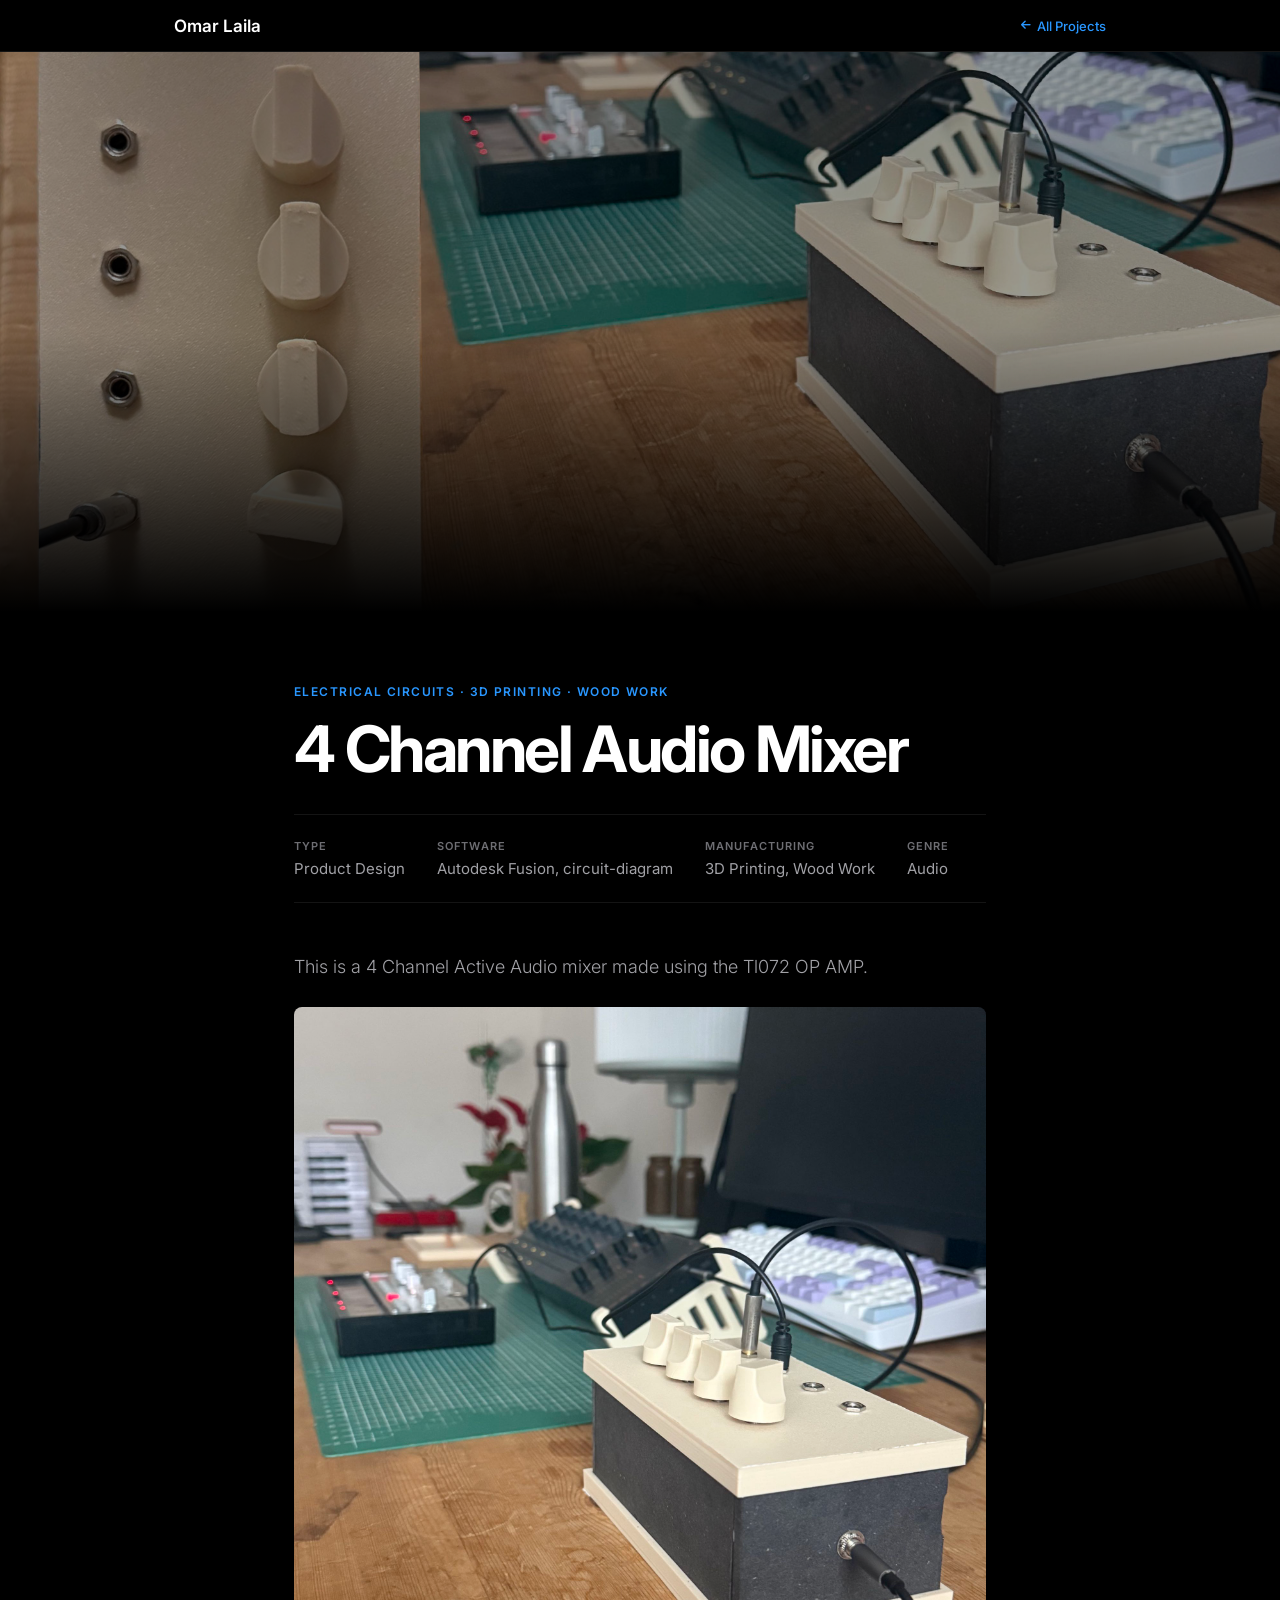
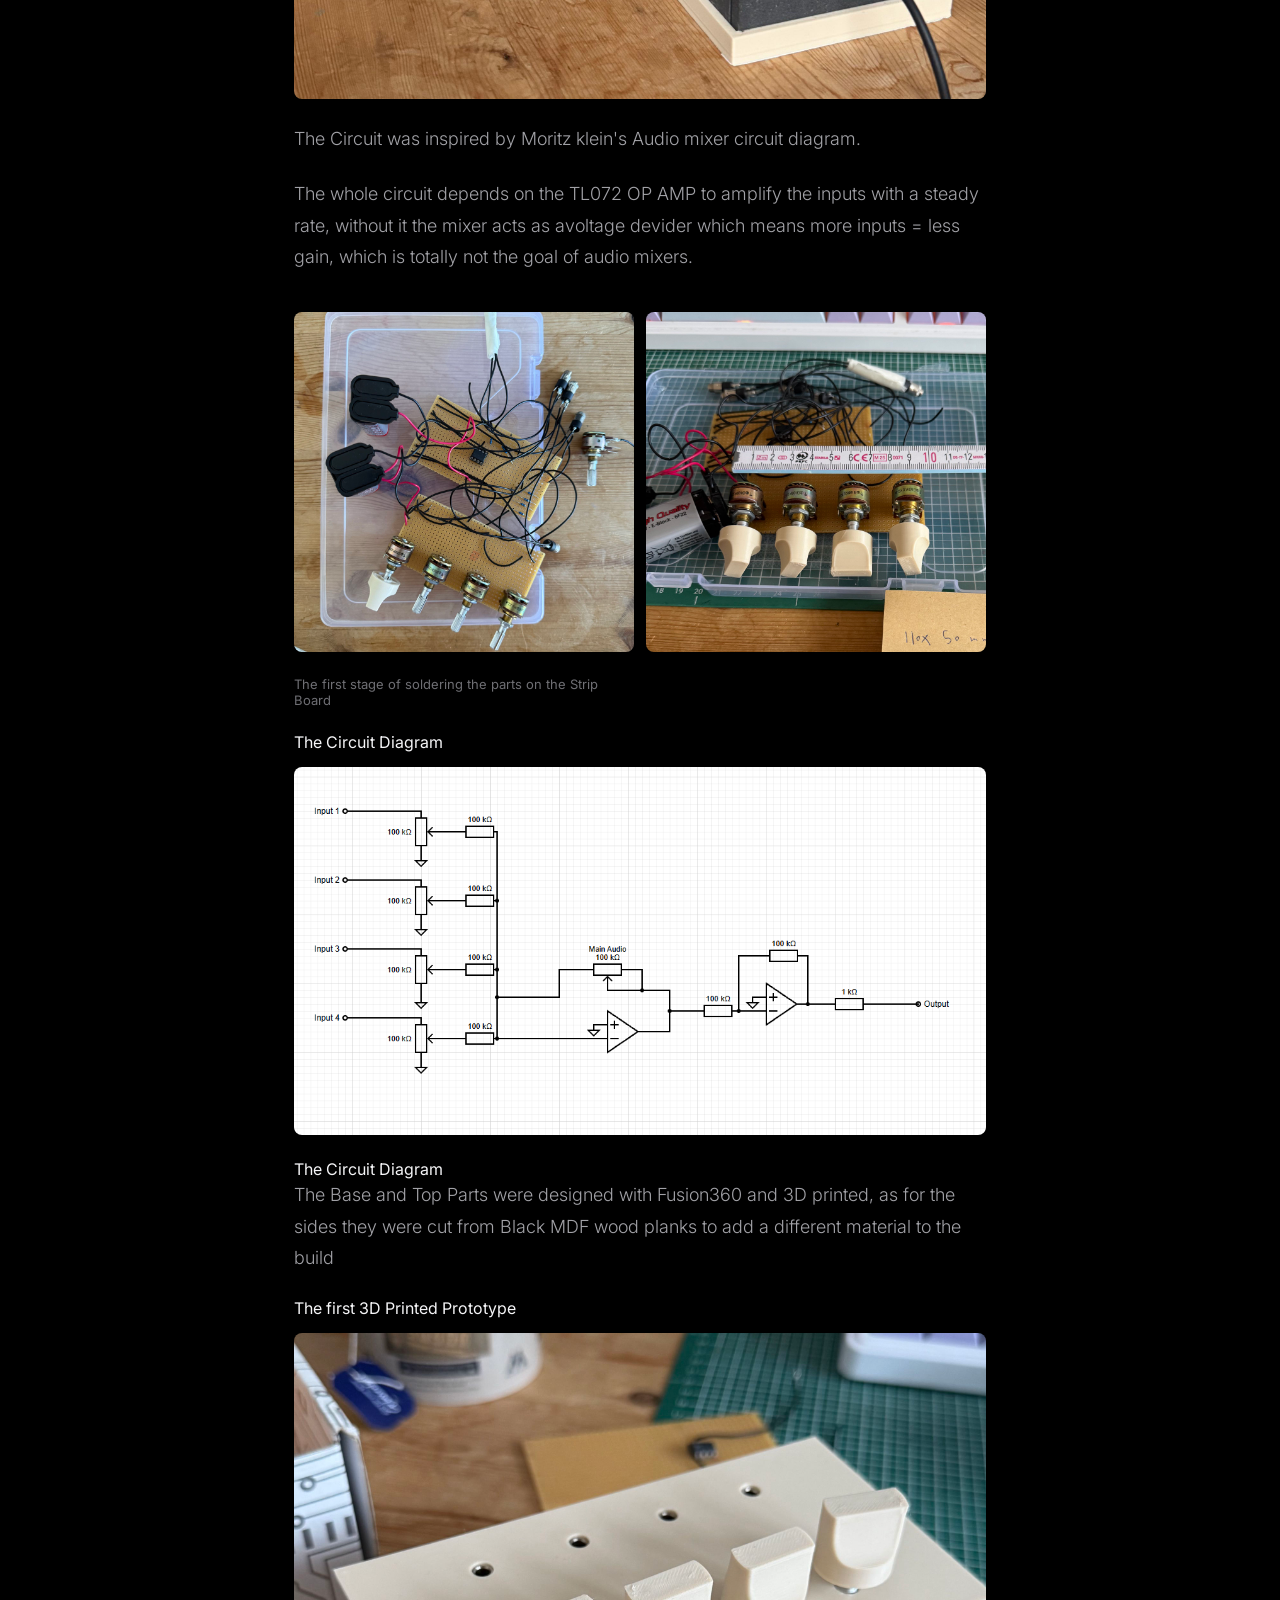
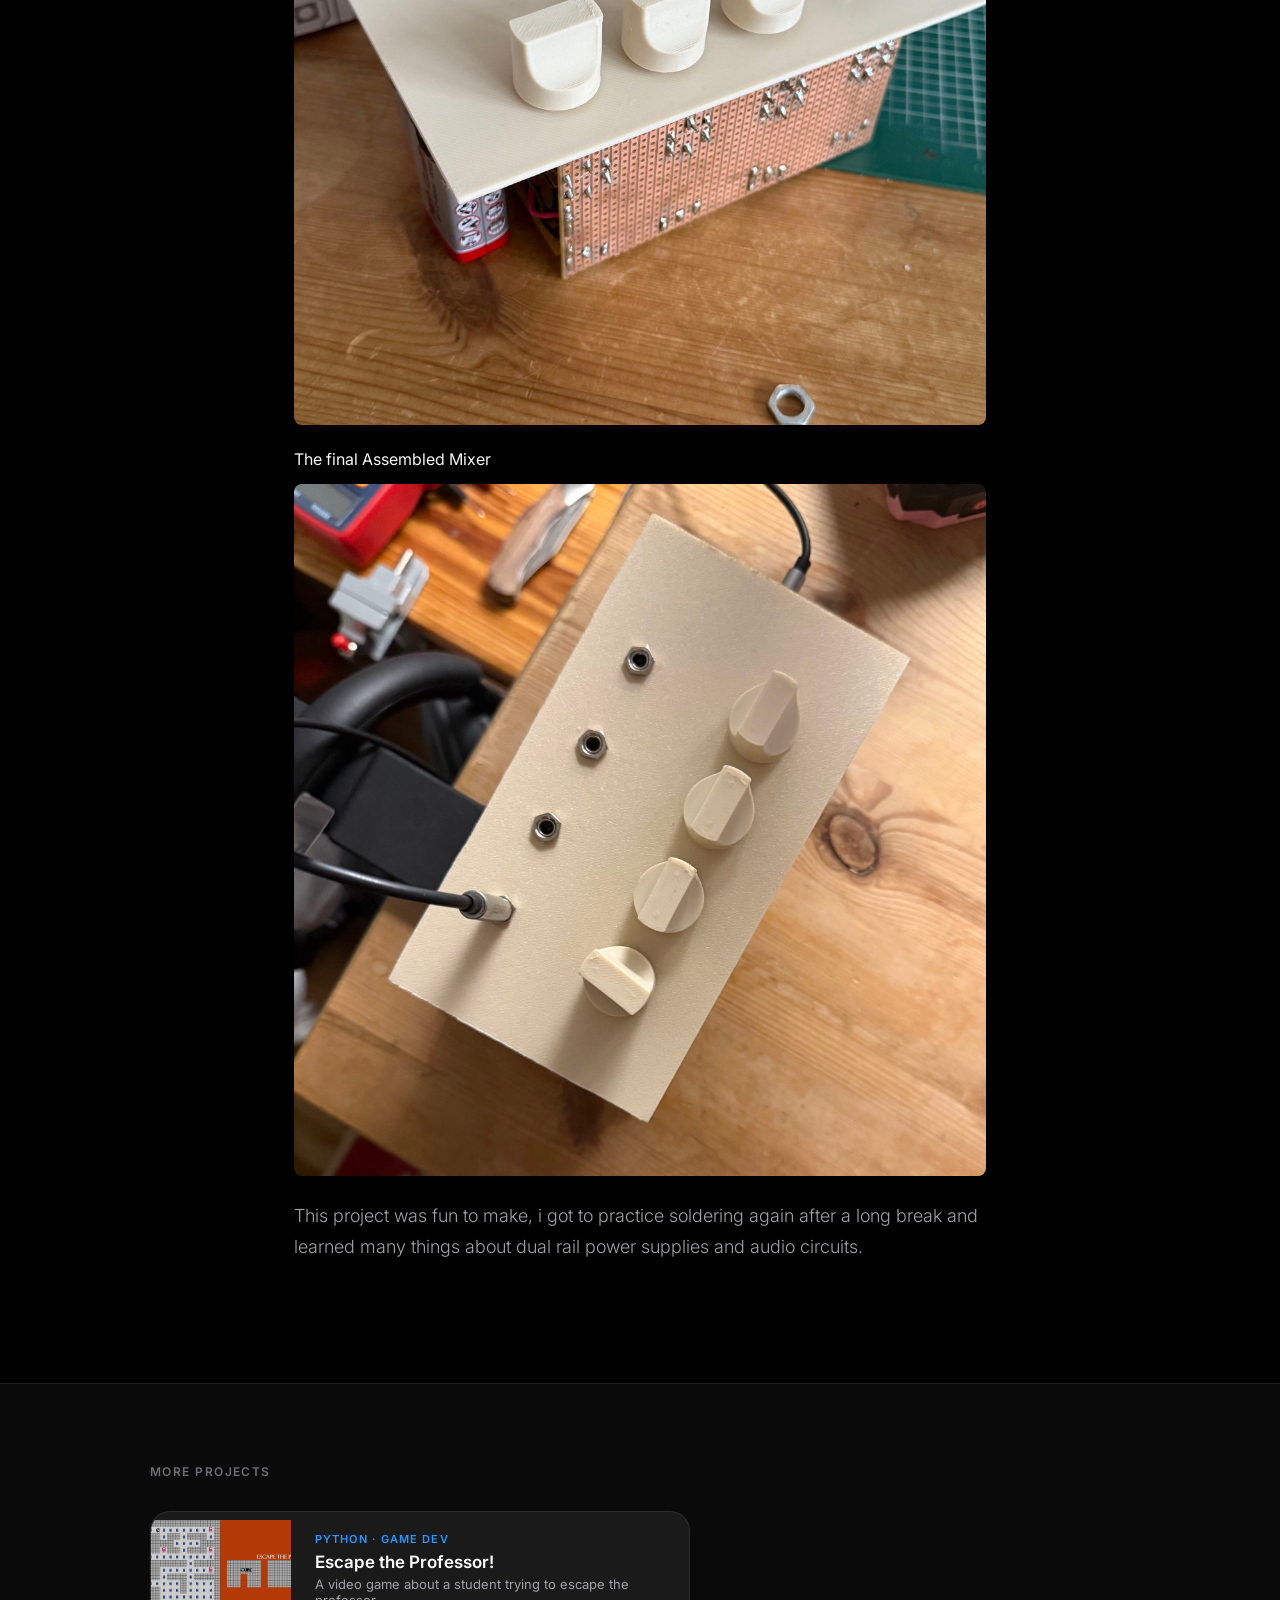
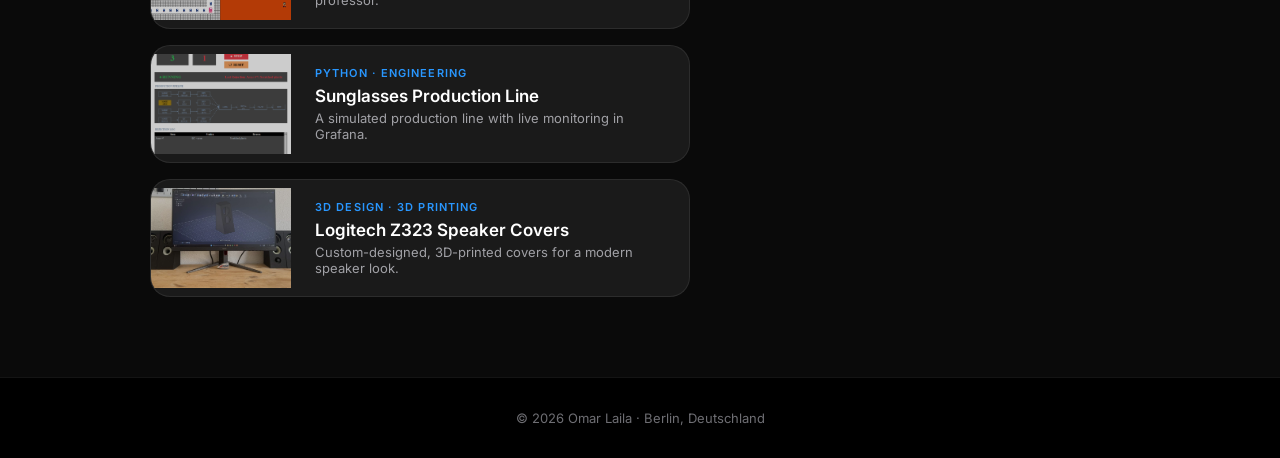
<file: generic5.html>
<!DOCTYPE HTML>
<html lang="en">
<head>
  <title>Audio Mixer — Omar Laila</title>
  <meta charset="utf-8" />
  <meta name="viewport" content="width=device-width, initial-scale=1" />
  <link rel="preconnect" href="https://fonts.googleapis.com">
  <link rel="preconnect" href="https://fonts.gstatic.com" crossorigin>
  <link href="https://fonts.googleapis.com/css2?family=Inter:wght@300;400;500;600;700&display=swap" rel="stylesheet">
  <link rel="stylesheet" href="https://cdnjs.cloudflare.com/ajax/libs/font-awesome/6.5.0/css/all.min.css" />

  <style>
    *, *::before, *::after { box-sizing: border-box; margin: 0; padding: 0; }

    :root {
      --bg: #000000;
      --bg2: #0a0a0a;
      --bg3: #111111;
      --surface: #1a1a1a;
      --surface2: #222222;
      --border: rgba(255,255,255,0.08);
      --text: #f5f5f7;
      --text-dim: #a1a1a6;
      --text-dimmer: #6e6e73;
      --accent: #2997ff;
      --white: #ffffff;
      --font: 'Inter', -apple-system, BlinkMacSystemFont, sans-serif;
    }

    html { scroll-behavior: smooth; }

    body {
      font-family: var(--font);
      background: var(--bg);
      color: var(--text);
      overflow-x: hidden;
      -webkit-font-smoothing: antialiased;
    }

    /* ── NAV ── */
    nav {
      position: fixed;
      top: 0; left: 0; right: 0;
      z-index: 100;
      background: rgba(0,0,0,0.72);
      backdrop-filter: saturate(180%) blur(20px);
      -webkit-backdrop-filter: saturate(180%) blur(20px);
      border-bottom: 1px solid var(--border);
      height: 52px;
      display: flex;
      align-items: center;
      justify-content: center;
    }

    .nav-inner {
      display: flex;
      align-items: center;
      gap: 40px;
      max-width: 980px;
      width: 100%;
      padding: 0 24px;
      justify-content: space-between;
    }

    .nav-logo {
      font-size: 17px;
      font-weight: 600;
      color: var(--white);
      text-decoration: none;
    }

    .nav-back {
      display: flex;
      align-items: center;
      gap: 6px;
      color: var(--accent);
      text-decoration: none;
      font-size: 13px;
      font-weight: 500;
      transition: gap 0.2s;
    }

    .nav-back:hover { gap: 10px; }
    .nav-back i { font-size: 11px; }

    /* ── HERO ── */
    .project-hero {
      padding-top: 52px;
      position: relative;
      overflow: hidden;
    }

    .hero-image-wrap {
      width: 100%;
      max-height: 560px;
      overflow: hidden;
      position: relative;
    }

    .hero-image-wrap::after {
      content: '';
      position: absolute;
      inset: 0;
      background: linear-gradient(to bottom, transparent 50%, var(--bg) 100%);
    }

    .hero-image-wrap img {
      width: 100%;
      height: 560px;
      object-fit: cover;
      display: block;
      filter: brightness(0.6);
      animation: heroScale 12s ease-in-out infinite alternate;
    }

    @keyframes heroScale {
      from { transform: scale(1); }
      to   { transform: scale(1.04); }
    }

    /* ── PROJECT CONTENT ── */
    .project-content {
      max-width: 740px;
      margin: 0 auto;
      padding: 72px 24px 120px;
    }

    .project-eyebrow {
      font-size: 12px;
      font-weight: 600;
      letter-spacing: 0.12em;
      text-transform: uppercase;
      color: var(--accent);
      margin-bottom: 16px;
      opacity: 0;
      animation: fadeUp 0.7s ease 0.1s forwards;
    }

    .project-title {
      font-size: clamp(36px, 6vw, 64px);
      font-weight: 700;
      letter-spacing: -0.04em;
      line-height: 1.05;
      color: var(--white);
      margin-bottom: 32px;
      opacity: 0;
      animation: fadeUp 0.7s ease 0.25s forwards;
    }

    .project-meta {
      display: flex;
      gap: 32px;
      flex-wrap: wrap;
      padding: 24px 0;
      border-top: 1px solid var(--border);
      border-bottom: 1px solid var(--border);
      margin-bottom: 48px;
      opacity: 0;
      animation: fadeUp 0.7s ease 0.4s forwards;
    }

    .meta-item h4 {
      font-size: 11px;
      font-weight: 600;
      letter-spacing: 0.1em;
      text-transform: uppercase;
      color: var(--text-dimmer);
      margin-bottom: 6px;
    }

    .meta-item p {
      font-size: 15px;
      color: var(--text-dim);
    }

    .project-body {
      opacity: 0;
      animation: fadeUp 0.7s ease 0.55s forwards;
    }

    .project-body p {
      font-size: 18px;
      font-weight: 300;
      line-height: 1.75;
      color: var(--text-dim);
      margin-bottom: 24px;
    }

    .project-body p:last-child { margin-bottom: 0; }

    .project-body a {
      color: var(--accent);
      text-decoration: none;
      font-weight: 500;
      transition: opacity 0.2s;
    }

    .project-body a:hover { opacity: 0.75; }

    /* ── CTA STRIP ── */
    .cta-strip {
      margin-top: 56px;
      padding: 40px;
      background: var(--surface);
      border: 1px solid var(--border);
      border-radius: 20px;
      display: flex;
      align-items: center;
      justify-content: space-between;
      gap: 24px;
      flex-wrap: wrap;
      opacity: 0;
      animation: fadeUp 0.7s ease 0.7s forwards;
    }

    .cta-strip-text h3 {
      font-size: 20px;
      font-weight: 600;
      color: var(--white);
      margin-bottom: 6px;
    }

    .cta-strip-text p {
      font-size: 15px;
      color: var(--text-dim);
    }

    .cta-btn {
      display: inline-flex;
      align-items: center;
      gap: 8px;
      background: var(--accent);
      color: var(--white);
      text-decoration: none;
      padding: 13px 24px;
      border-radius: 980px;
      font-size: 15px;
      font-weight: 500;
      white-space: nowrap;
      transition: background 0.2s, transform 0.2s;
      flex-shrink: 0;
    }

    .cta-btn:hover {
      background: #1a86e8;
      transform: scale(1.03);
    }

    /* ── MORE PROJECTS ── */
    .more-section {
      background: var(--bg2);
      border-top: 1px solid var(--border);
      padding: 80px 24px;
    }

    .more-inner {
      max-width: 980px;
      margin: 0 auto;
    }

    .more-label {
      font-size: 12px;
      font-weight: 600;
      letter-spacing: 0.12em;
      text-transform: uppercase;
      color: var(--text-dimmer);
      margin-bottom: 32px;
    }

    .more-card {
      background: var(--surface);
      border: 1px solid var(--border);
      border-radius: 20px;
      overflow: hidden;
      display: flex;
      align-items: center;
      gap: 0;
      transition: transform 0.3s, box-shadow 0.3s;
      text-decoration: none;
      max-width: 540px;
    }

    .more-card:hover {
      transform: translateY(-4px);
      box-shadow: 0 24px 60px rgba(0,0,0,0.4);
    }

    .more-card-img {
      width: 140px;
      height: 100px;
      object-fit: cover;
      flex-shrink: 0;
      filter: brightness(0.8);
      transition: filter 0.3s;
    }

    .more-card:hover .more-card-img { filter: brightness(1); }

    .more-card-body {
      padding: 20px 24px;
    }

    .more-card-tag {
      font-size: 11px;
      font-weight: 600;
      letter-spacing: 0.1em;
      text-transform: uppercase;
      color: var(--accent);
      margin-bottom: 6px;
    }

    .more-card-title {
      font-size: 17px;
      font-weight: 600;
      color: var(--white);
      margin-bottom: 4px;
    }

    .more-card-desc {
      font-size: 13px;
      color: var(--text-dim);
    }

    /* ── FOOTER ── */
    footer {
      border-top: 1px solid var(--border);
      padding: 32px 24px;
      text-align: center;
    }

    footer p {
      font-size: 13px;
      color: var(--text-dimmer);
    }

    /* ── REVEAL ── */
    .reveal {
      opacity: 0;
      transform: translateY(24px);
      transition: opacity 0.6s ease, transform 0.6s ease;
    }

    .reveal.visible { opacity: 1; transform: translateY(0); }

    /* ── KEYFRAMES ── */
    @keyframes fadeUp {
      from { opacity: 0; transform: translateY(16px); }
      to   { opacity: 1; transform: translateY(0); }
    }

    @media (max-width: 600px) {
      .project-meta { gap: 20px; }
      .cta-strip { flex-direction: column; align-items: flex-start; }
      .more-card-img { width: 100px; height: 80px; }
    }

    @media (prefers-reduced-motion: reduce) {
      *, *::before, *::after { animation: none !important; transition: none !important; }
    }
  
    /* ── MORE PROJECTS LIST + IMAGE PAIRS ── */
    .more-list { display: flex; flex-direction: column; gap: 16px; }
    .img-pair { display: grid; grid-template-columns: 1fr 1fr; gap: 12px; margin: 15px 0 24px; }
    .img-pair figure { margin: 0; }
    .img-pair img { width: 100%; border-radius: 8px; display: block; }
    .img-pair figcaption { font-size: 13px; color: var(--text-dimmer); margin-top: 8px; }
    .project-body img { max-width: 100%; border-radius: 8px; margin: 15px 0 24px; display: block; }
    @media (max-width: 600px) { .img-pair { grid-template-columns: 1fr; } }
  </style>
</head>

<body>

  <!-- NAV -->
  <nav>
    <div class="nav-inner">
      <a href="index.html" class="nav-logo">Omar Laila</a>
      <a href="index.html#projects" class="nav-back">
        <i class="fa fa-arrow-left"></i> All Projects
      </a>
    </div>
  </nav>

  <!-- HERO IMAGE -->
  <div class="project-hero">
    <div class="hero-image-wrap">
      <img src="images/BANNERaudio.jpg" alt="4 Channel Audio Mixer">
    </div>
  </div>

  <!-- CONTENT -->
  <div class="project-content">
    <p class="project-eyebrow">Electrical Circuits · 3D Printing · Wood Work</p>
    <h1 class="project-title">4 Channel Audio Mixer</h1>

    <div class="project-meta">
      <div class="meta-item">
        <h4>Type</h4>
        <p>Product Design</p>
      </div>
      <div class="meta-item">
        <h4>Software</h4>
        <p>Autodesk Fusion, circuit-diagram</p>
      </div>
      <div class="meta-item">
        <h4>Manufacturing</h4>
        <p>3D Printing, Wood Work</p>
      </div>
      <div class="meta-item">
        <h4>Genre</h4>
        <p>Audio</p>
      </div>
    </div>

    <div class="project-body">
      <p>This is a 4 Channel Active Audio mixer made using the Tl072 OP AMP.</p>

      <img src="images/Audio5.jpg" alt="The finished Audio mixer">

      <p>The Circuit was inspired by Moritz klein's Audio mixer circuit diagram.</p>

      <p>The whole circuit depends on the TL072 OP AMP to amplify the inputs with a steady rate, without it the mixer acts as avoltage devider which means more inputs = less gain, which is totally not the goal of audio mixers.</p>

      <div class="img-pair">
        <figure>
          <img src="images/Audio1.jpg" alt="The first stage of soldering the parts on the Strip Board">
          <figcaption>The first stage of soldering the parts on the Strip Board</figcaption>
        </figure>
        <figure>
          <img src="images/Audio2.jpg" alt="The first stage of soldering the parts on the Strip Board">
        </figure>
      </div>
      <figcaption>The Circuit Diagram</figcaption>
      <img src="images/Circuit.png" alt="The Circuit Diagram">
      <figcaption>The Circuit Diagram</figcaption>

      <p>The Base and Top Parts were designed with Fusion360 and 3D printed, as for the sides they were cut from Black MDF wood planks to add a different material to the build</p>
      <figcaption>The first 3D Printed Prototype</figcaption>
      <img src="images/Audio4.jpg" alt="The first 3D Printed Prototype">

      <figcaption>The final Assembled Mixer</figcaption>
      <img src="images/cover.jpg" alt="The Final Assembled Mixer">

      <p>This project was fun to make, i got to practice soldering again after a long break and learned many things about dual rail power supplies and audio circuits.</p>

    </div>
  </div>

    <!-- MORE PROJECTS -->
  <div class="more-section">
    <div class="more-inner reveal">
      <p class="more-label">More Projects</p>
      <div class="more-list">
        <a href="generic.html" class="more-card">
          <img src="images/pic04.jpg" alt="Escape the Professor!" class="more-card-img">
          <div class="more-card-body">
            <p class="more-card-tag">PYTHON · GAME DEV</p>
            <p class="more-card-title">Escape the Professor!</p>
            <p class="more-card-desc">A video game about a student trying to escape the professor.</p>
          </div>
        </a>
        <a href="generic2.html" class="more-card">
          <img src="images/HMI.png" alt="Sunglasses Production Line" class="more-card-img">
          <div class="more-card-body">
            <p class="more-card-tag">PYTHON · ENGINEERING</p>
            <p class="more-card-title">Sunglasses Production Line</p>
            <p class="more-card-desc">A simulated production line with live monitoring in Grafana.</p>
          </div>
        </a>
        <a href="generic3.html" class="more-card">
          <img src="images/thumb_speaker.jpg" alt="Logitech Z323 speaker covers" class="more-card-img">
          <div class="more-card-body">
            <p class="more-card-tag">3D DESIGN · 3D PRINTING</p>
            <p class="more-card-title">Logitech Z323 Speaker Covers</p>
            <p class="more-card-desc">Custom-designed, 3D-printed covers for a modern speaker look.</p>
          </div>
        </a>
      </div>
    </div>
  </div>

  <!-- FOOTER -->
  <footer>
    <p>© 2026 Omar Laila · Berlin, Deutschland</p>
  </footer>

  <script>
    const reveals = document.querySelectorAll('.reveal');
    const observer = new IntersectionObserver((entries) => {
      entries.forEach(e => {
        if (e.isIntersecting) {
          e.target.classList.add('visible');
          observer.unobserve(e.target);
        }
      });
    }, { threshold: 0.12 });
    reveals.forEach(el => observer.observe(el));
  </script>
</body>
</html>
</file>
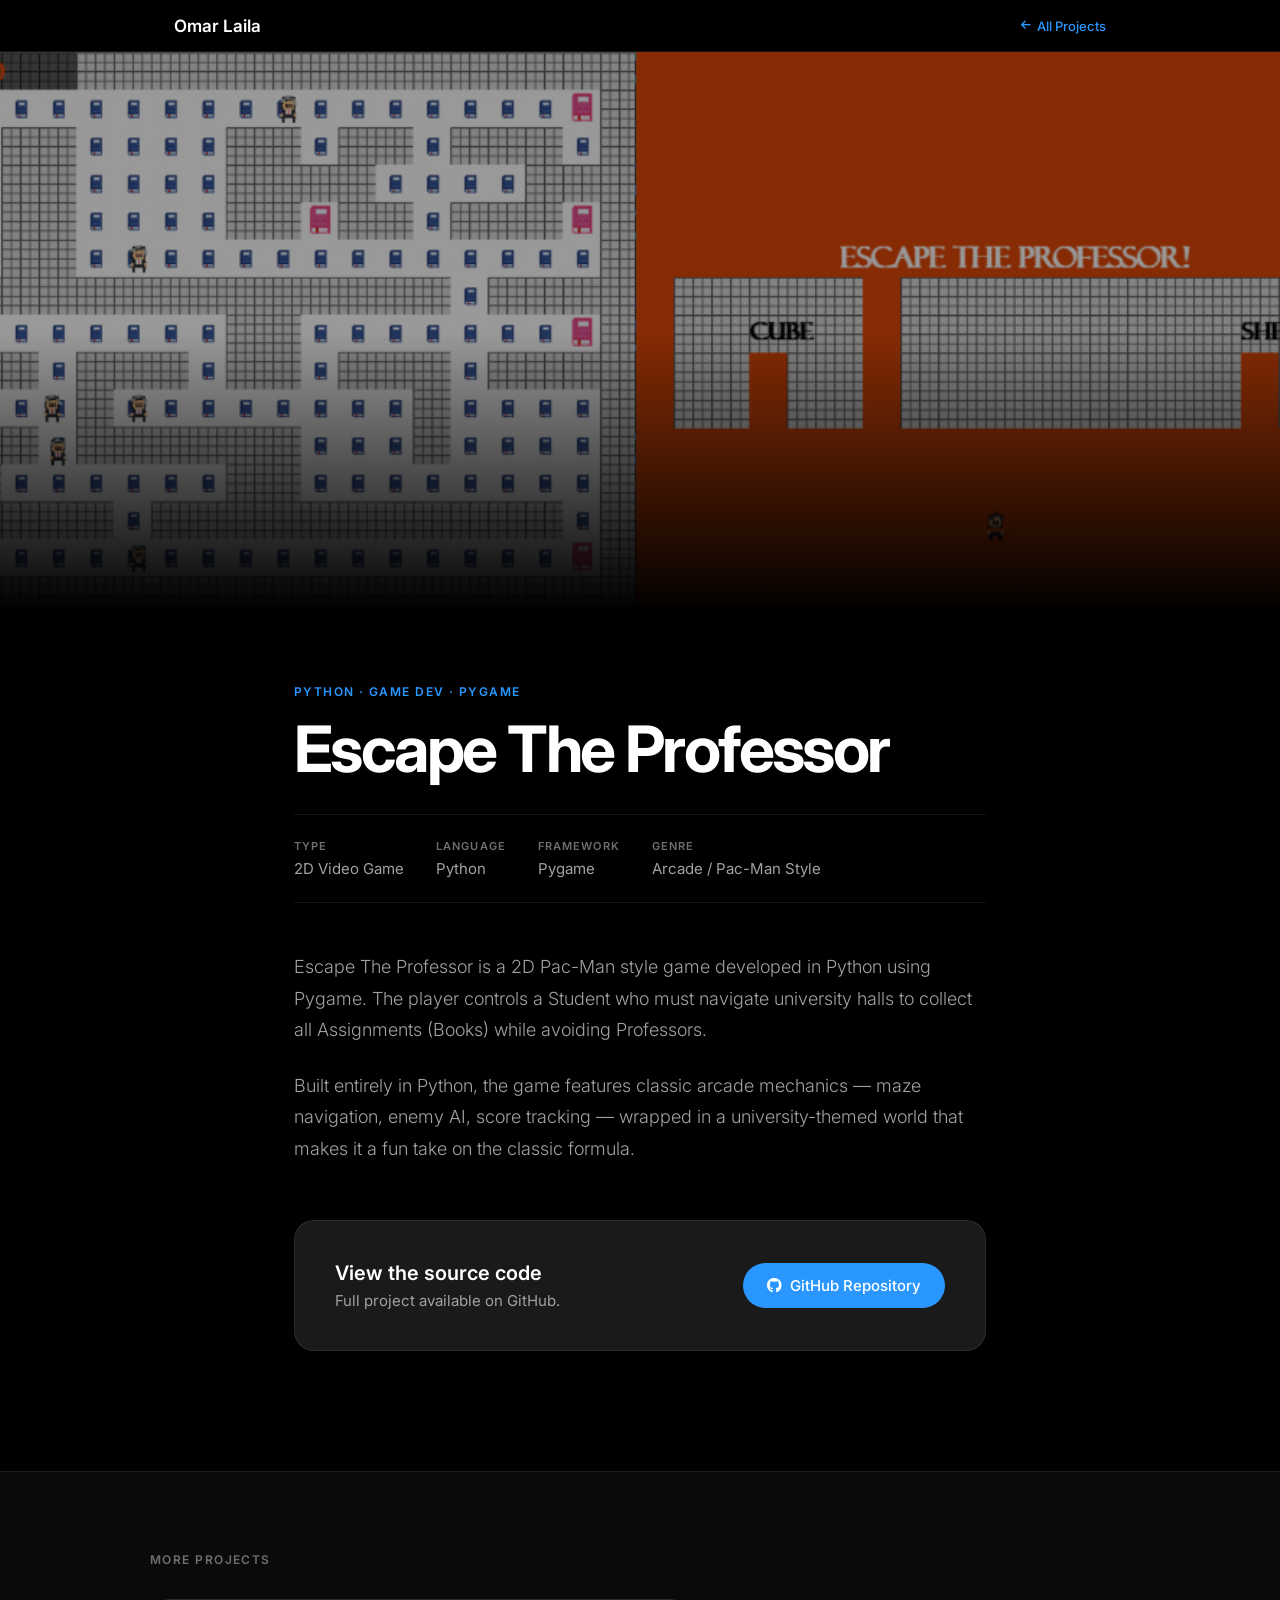
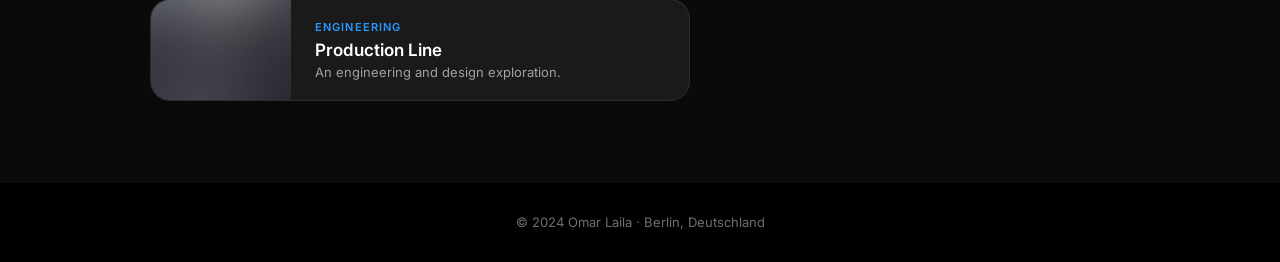
<file: Omar00981.github.io-main/generic.html>
<!DOCTYPE HTML>
<html lang="en">
<head>
  <title>Escape The Professor — Omar Laila</title>
  <meta charset="utf-8" />
  <meta name="viewport" content="width=device-width, initial-scale=1" />
  <link rel="preconnect" href="https://fonts.googleapis.com">
  <link rel="preconnect" href="https://fonts.gstatic.com" crossorigin>
  <link href="https://fonts.googleapis.com/css2?family=Inter:wght@300;400;500;600;700&display=swap" rel="stylesheet">
  <link rel="stylesheet" href="https://cdnjs.cloudflare.com/ajax/libs/font-awesome/6.5.0/css/all.min.css" />

  <style>
    *, *::before, *::after { box-sizing: border-box; margin: 0; padding: 0; }

    :root {
      --bg: #000000;
      --bg2: #0a0a0a;
      --bg3: #111111;
      --surface: #1a1a1a;
      --surface2: #222222;
      --border: rgba(255,255,255,0.08);
      --text: #f5f5f7;
      --text-dim: #a1a1a6;
      --text-dimmer: #6e6e73;
      --accent: #2997ff;
      --white: #ffffff;
      --font: 'Inter', -apple-system, BlinkMacSystemFont, sans-serif;
    }

    html { scroll-behavior: smooth; }

    body {
      font-family: var(--font);
      background: var(--bg);
      color: var(--text);
      overflow-x: hidden;
      -webkit-font-smoothing: antialiased;
    }

    /* ── NAV ── */
    nav {
      position: fixed;
      top: 0; left: 0; right: 0;
      z-index: 100;
      background: rgba(0,0,0,0.72);
      backdrop-filter: saturate(180%) blur(20px);
      -webkit-backdrop-filter: saturate(180%) blur(20px);
      border-bottom: 1px solid var(--border);
      height: 52px;
      display: flex;
      align-items: center;
      justify-content: center;
    }

    .nav-inner {
      display: flex;
      align-items: center;
      gap: 40px;
      max-width: 980px;
      width: 100%;
      padding: 0 24px;
      justify-content: space-between;
    }

    .nav-logo {
      font-size: 17px;
      font-weight: 600;
      color: var(--white);
      text-decoration: none;
    }

    .nav-back {
      display: flex;
      align-items: center;
      gap: 6px;
      color: var(--accent);
      text-decoration: none;
      font-size: 13px;
      font-weight: 500;
      transition: gap 0.2s;
    }

    .nav-back:hover { gap: 10px; }
    .nav-back i { font-size: 11px; }

    /* ── HERO ── */
    .project-hero {
      padding-top: 52px;
      position: relative;
      overflow: hidden;
    }

    .hero-image-wrap {
      width: 100%;
      max-height: 560px;
      overflow: hidden;
      position: relative;
    }

    .hero-image-wrap::after {
      content: '';
      position: absolute;
      inset: 0;
      background: linear-gradient(to bottom, transparent 50%, var(--bg) 100%);
    }

    .hero-image-wrap img {
      width: 100%;
      height: 560px;
      object-fit: cover;
      display: block;
      filter: brightness(0.6);
      animation: heroScale 12s ease-in-out infinite alternate;
    }

    @keyframes heroScale {
      from { transform: scale(1); }
      to   { transform: scale(1.04); }
    }

    /* ── PROJECT CONTENT ── */
    .project-content {
      max-width: 740px;
      margin: 0 auto;
      padding: 72px 24px 120px;
    }

    .project-eyebrow {
      font-size: 12px;
      font-weight: 600;
      letter-spacing: 0.12em;
      text-transform: uppercase;
      color: var(--accent);
      margin-bottom: 16px;
      opacity: 0;
      animation: fadeUp 0.7s ease 0.1s forwards;
    }

    .project-title {
      font-size: clamp(36px, 6vw, 64px);
      font-weight: 700;
      letter-spacing: -0.04em;
      line-height: 1.05;
      color: var(--white);
      margin-bottom: 32px;
      opacity: 0;
      animation: fadeUp 0.7s ease 0.25s forwards;
    }

    .project-meta {
      display: flex;
      gap: 32px;
      flex-wrap: wrap;
      padding: 24px 0;
      border-top: 1px solid var(--border);
      border-bottom: 1px solid var(--border);
      margin-bottom: 48px;
      opacity: 0;
      animation: fadeUp 0.7s ease 0.4s forwards;
    }

    .meta-item h4 {
      font-size: 11px;
      font-weight: 600;
      letter-spacing: 0.1em;
      text-transform: uppercase;
      color: var(--text-dimmer);
      margin-bottom: 6px;
    }

    .meta-item p {
      font-size: 15px;
      color: var(--text-dim);
    }

    .project-body {
      opacity: 0;
      animation: fadeUp 0.7s ease 0.55s forwards;
    }

    .project-body p {
      font-size: 18px;
      font-weight: 300;
      line-height: 1.75;
      color: var(--text-dim);
      margin-bottom: 24px;
    }

    .project-body p:last-child { margin-bottom: 0; }

    .project-body a {
      color: var(--accent);
      text-decoration: none;
      font-weight: 500;
      transition: opacity 0.2s;
    }

    .project-body a:hover { opacity: 0.75; }

    /* ── CTA STRIP ── */
    .cta-strip {
      margin-top: 56px;
      padding: 40px;
      background: var(--surface);
      border: 1px solid var(--border);
      border-radius: 20px;
      display: flex;
      align-items: center;
      justify-content: space-between;
      gap: 24px;
      flex-wrap: wrap;
      opacity: 0;
      animation: fadeUp 0.7s ease 0.7s forwards;
    }

    .cta-strip-text h3 {
      font-size: 20px;
      font-weight: 600;
      color: var(--white);
      margin-bottom: 6px;
    }

    .cta-strip-text p {
      font-size: 15px;
      color: var(--text-dim);
    }

    .cta-btn {
      display: inline-flex;
      align-items: center;
      gap: 8px;
      background: var(--accent);
      color: var(--white);
      text-decoration: none;
      padding: 13px 24px;
      border-radius: 980px;
      font-size: 15px;
      font-weight: 500;
      white-space: nowrap;
      transition: background 0.2s, transform 0.2s;
      flex-shrink: 0;
    }

    .cta-btn:hover {
      background: #1a86e8;
      transform: scale(1.03);
    }

    /* ── MORE PROJECTS ── */
    .more-section {
      background: var(--bg2);
      border-top: 1px solid var(--border);
      padding: 80px 24px;
    }

    .more-inner {
      max-width: 980px;
      margin: 0 auto;
    }

    .more-label {
      font-size: 12px;
      font-weight: 600;
      letter-spacing: 0.12em;
      text-transform: uppercase;
      color: var(--text-dimmer);
      margin-bottom: 32px;
    }

    .more-card {
      background: var(--surface);
      border: 1px solid var(--border);
      border-radius: 20px;
      overflow: hidden;
      display: flex;
      align-items: center;
      gap: 0;
      transition: transform 0.3s, box-shadow 0.3s;
      text-decoration: none;
      max-width: 540px;
    }

    .more-card:hover {
      transform: translateY(-4px);
      box-shadow: 0 24px 60px rgba(0,0,0,0.4);
    }

    .more-card-img {
      width: 140px;
      height: 100px;
      object-fit: cover;
      flex-shrink: 0;
      filter: brightness(0.8);
      transition: filter 0.3s;
    }

    .more-card:hover .more-card-img { filter: brightness(1); }

    .more-card-body {
      padding: 20px 24px;
    }

    .more-card-tag {
      font-size: 11px;
      font-weight: 600;
      letter-spacing: 0.1em;
      text-transform: uppercase;
      color: var(--accent);
      margin-bottom: 6px;
    }

    .more-card-title {
      font-size: 17px;
      font-weight: 600;
      color: var(--white);
      margin-bottom: 4px;
    }

    .more-card-desc {
      font-size: 13px;
      color: var(--text-dim);
    }

    /* ── FOOTER ── */
    footer {
      border-top: 1px solid var(--border);
      padding: 32px 24px;
      text-align: center;
    }

    footer p {
      font-size: 13px;
      color: var(--text-dimmer);
    }

    /* ── REVEAL ── */
    .reveal {
      opacity: 0;
      transform: translateY(24px);
      transition: opacity 0.6s ease, transform 0.6s ease;
    }

    .reveal.visible { opacity: 1; transform: translateY(0); }

    /* ── KEYFRAMES ── */
    @keyframes fadeUp {
      from { opacity: 0; transform: translateY(16px); }
      to   { opacity: 1; transform: translateY(0); }
    }

    @media (max-width: 600px) {
      .project-meta { gap: 20px; }
      .cta-strip { flex-direction: column; align-items: flex-start; }
      .more-card-img { width: 100px; height: 80px; }
    }

    @media (prefers-reduced-motion: reduce) {
      *, *::before, *::after { animation: none !important; transition: none !important; }
    }
  </style>
</head>

<body>

  <!-- NAV -->
  <nav>
    <div class="nav-inner">
      <a href="index.html" class="nav-logo">Omar Laila</a>
      <a href="index.html#projects" class="nav-back">
        <i class="fa fa-arrow-left"></i> All Projects
      </a>
    </div>
  </nav>

  <!-- HERO IMAGE -->
  <div class="project-hero">
    <div class="hero-image-wrap">
      <img src="images/pic04.jpg" alt="Escape The Professor gameplay screenshot">
    </div>
  </div>

  <!-- CONTENT -->
  <div class="project-content">
    <p class="project-eyebrow">Python · Game Dev · Pygame</p>
    <h1 class="project-title">Escape The Professor</h1>

    <div class="project-meta">
      <div class="meta-item">
        <h4>Type</h4>
        <p>2D Video Game</p>
      </div>
      <div class="meta-item">
        <h4>Language</h4>
        <p>Python</p>
      </div>
      <div class="meta-item">
        <h4>Framework</h4>
        <p>Pygame</p>
      </div>
      <div class="meta-item">
        <h4>Genre</h4>
        <p>Arcade / Pac-Man Style</p>
      </div>
    </div>

    <div class="project-body">
      <p>Escape The Professor is a 2D Pac-Man style game developed in Python using Pygame. The player controls a Student who must navigate university halls to collect all Assignments (Books) while avoiding Professors.</p>
      <p>Built entirely in Python, the game features classic arcade mechanics — maze navigation, enemy AI, score tracking — wrapped in a university-themed world that makes it a fun take on the classic formula.</p>
    </div>

    <div class="cta-strip">
      <div class="cta-strip-text">
        <h3>View the source code</h3>
        <p>Full project available on GitHub.</p>
      </div>
      <a href="https://github.com/OmarLaila/Escape-The-Professor" target="_blank" rel="noopener" class="cta-btn">
        <i class="fab fa-github"></i> GitHub Repository
      </a>
    </div>
  </div>

  <!-- MORE PROJECTS -->
  <div class="more-section">
    <div class="more-inner reveal">
      <p class="more-label">More Projects</p>
      <a href="index.html#projects" class="more-card">
        <img src="images/pic02.jpg" alt="Production Line" class="more-card-img">
        <div class="more-card-body">
          <p class="more-card-tag">Engineering</p>
          <p class="more-card-title">Production Line</p>
          <p class="more-card-desc">An engineering and design exploration.</p>
        </div>
      </a>
    </div>
  </div>

  <!-- FOOTER -->
  <footer>
    <p>© 2024 Omar Laila · Berlin, Deutschland</p>
  </footer>

  <script>
    const reveals = document.querySelectorAll('.reveal');
    const observer = new IntersectionObserver((entries) => {
      entries.forEach(e => {
        if (e.isIntersecting) {
          e.target.classList.add('visible');
          observer.unobserve(e.target);
        }
      });
    }, { threshold: 0.12 });
    reveals.forEach(el => observer.observe(el));
  </script>
</body>
</html>
</file>
